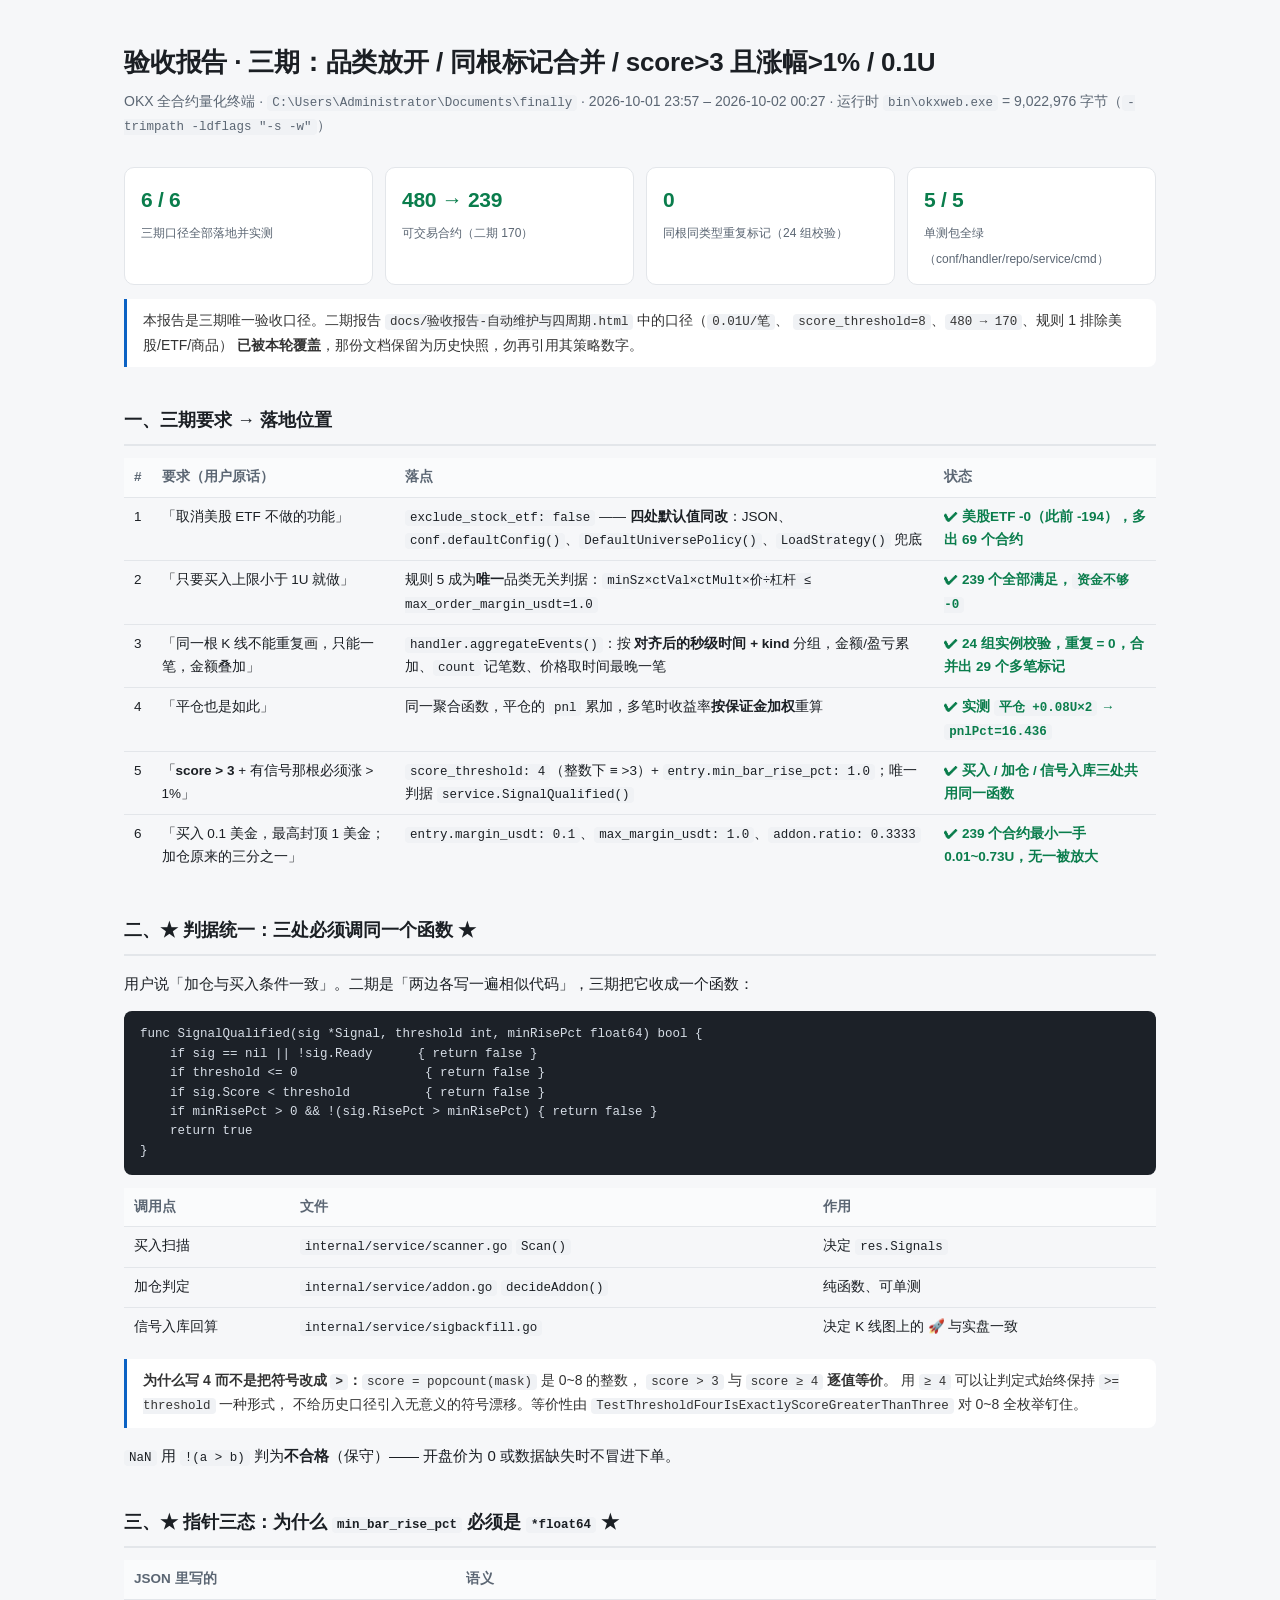
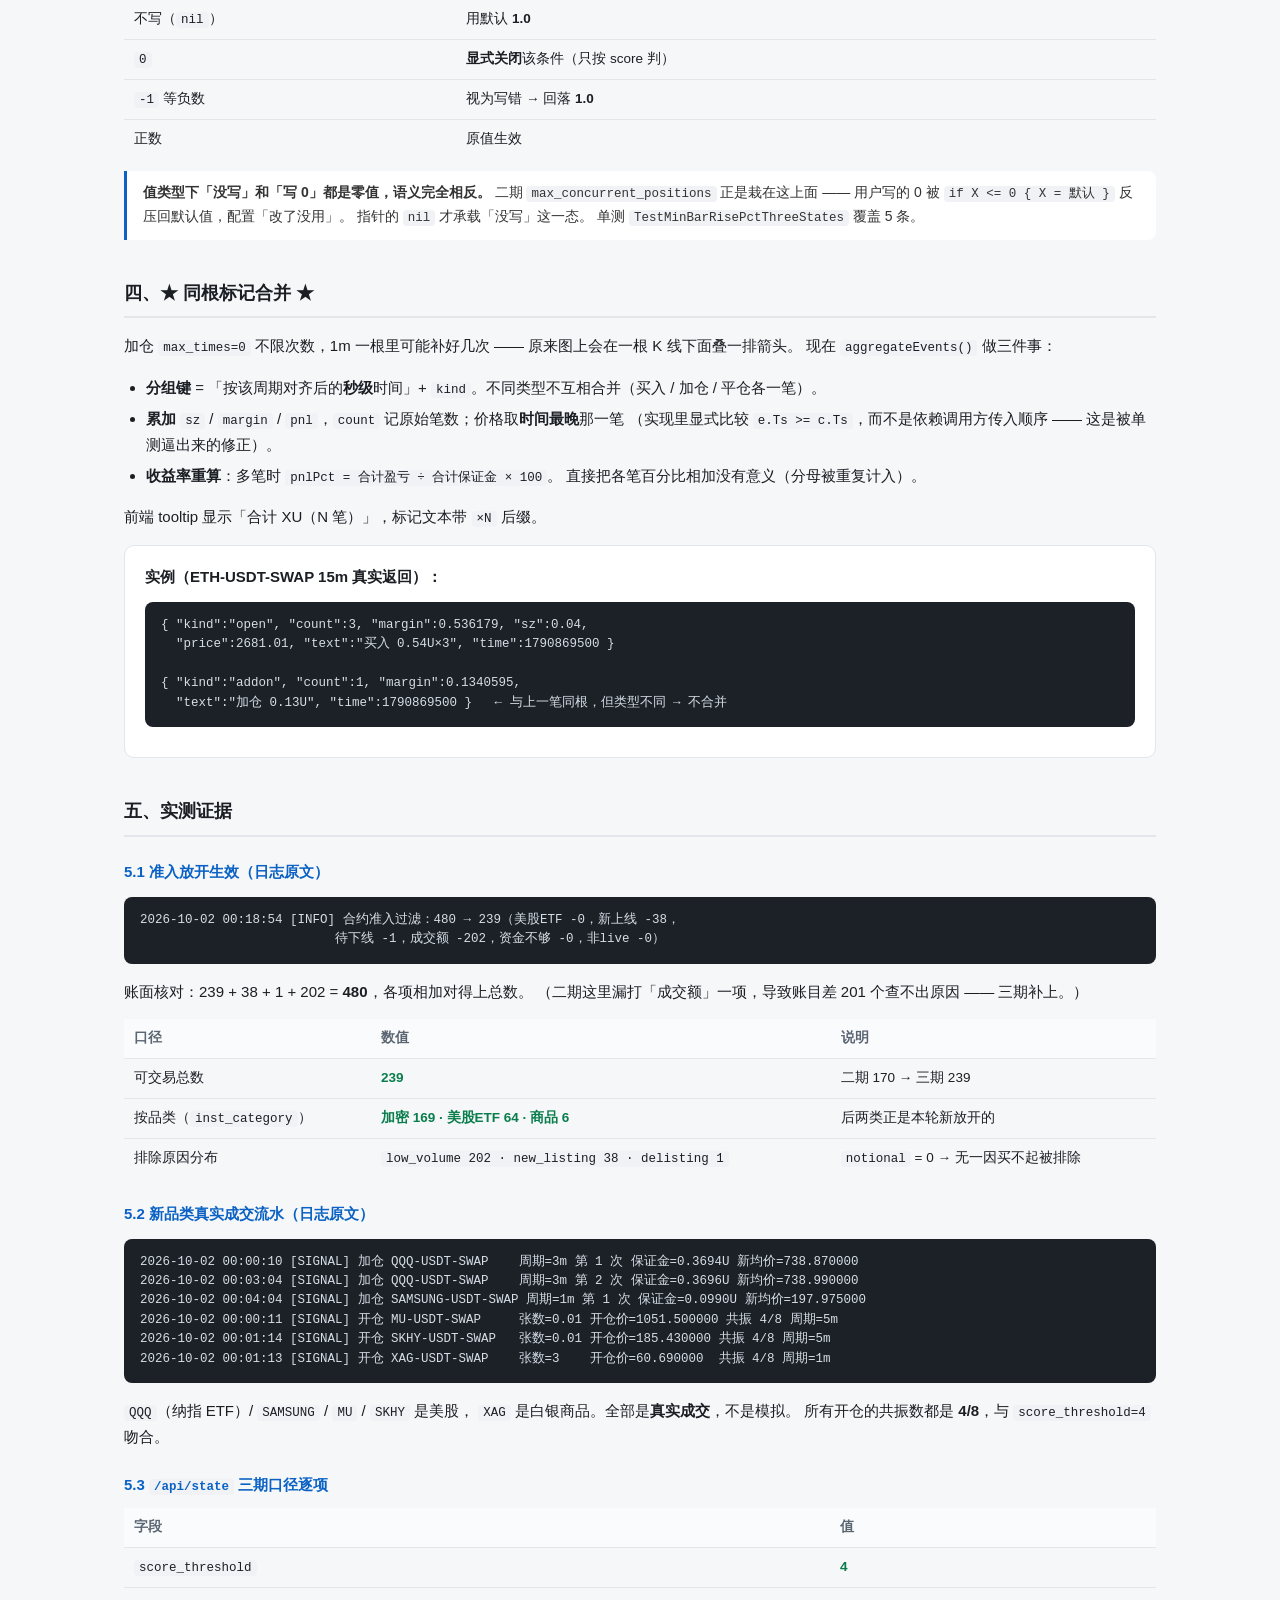
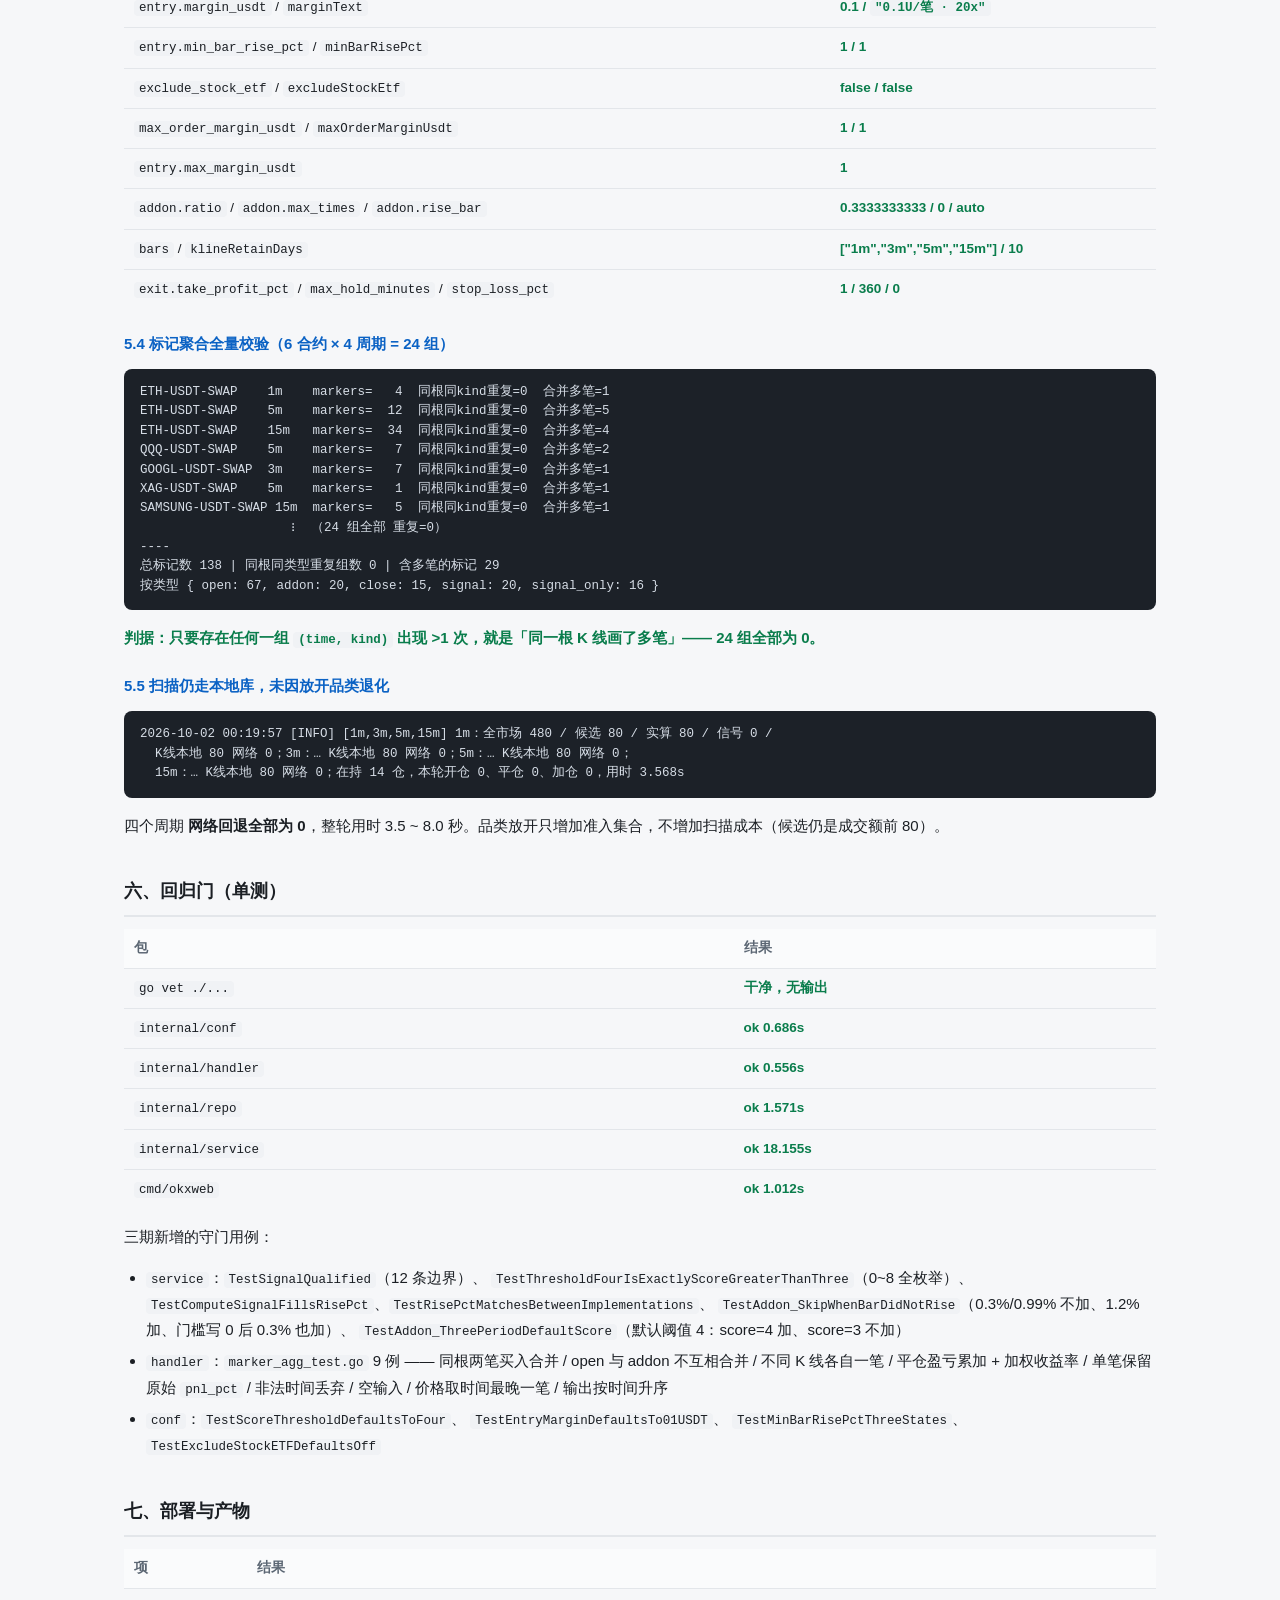
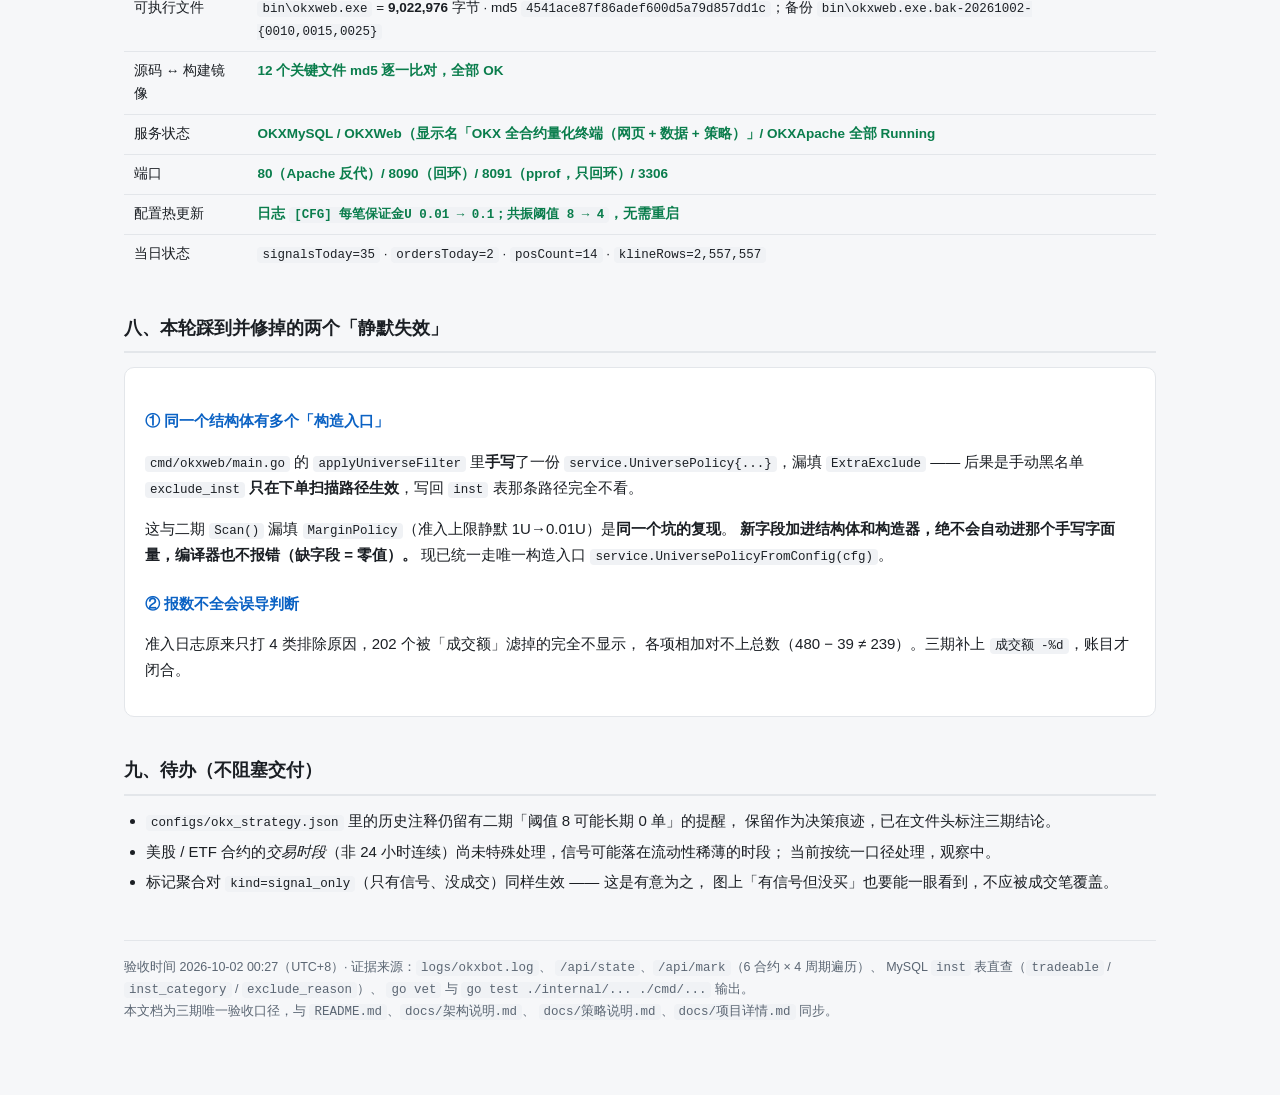
<file: docs/验收报告-三期口径调整.html>
<!DOCTYPE html>
<html lang="zh-CN">
<head>
<meta charset="UTF-8">
<meta name="viewport" content="width=device-width, initial-scale=1">
<title>验收报告 · 三期（品类放开 + 同根标记合并 + score&gt;3 且涨幅&gt;1% + 0.1U）2026-10-02</title>
<style>
  :root{
    --bg:#f6f7f9; --card:#fff; --ink:#1b1f24; --sub:#5b6673; --line:#e3e6ea;
    --ok:#0a7d4c; --warn:#a8620a; --bad:#b3261e; --accent:#0b62c4;
    --mono:ui-monospace,SFMono-Regular,Menlo,Consolas,"Liberation Mono",monospace;
  }
  *{box-sizing:border-box}
  body{margin:0;background:var(--bg);color:var(--ink);
       font:15px/1.7 -apple-system,BlinkMacSystemFont,"Segoe UI","Microsoft YaHei",sans-serif}
  .wrap{max-width:1080px;margin:0 auto;padding:40px 24px 72px}
  h1{font-size:26px;margin:0 0 6px;letter-spacing:-.2px}
  .lead{color:var(--sub);margin:0 0 28px;font-size:14px}
  h2{font-size:18px;margin:38px 0 12px;padding-bottom:8px;border-bottom:2px solid var(--line)}
  h3{font-size:15px;margin:22px 0 8px;color:var(--accent)}
  .card{background:var(--card);border:1px solid var(--line);border-radius:10px;padding:18px 20px;margin:14px 0}
  table{width:100%;border-collapse:collapse;font-size:13.5px;margin:10px 0}
  th,td{text-align:left;padding:8px 10px;border-bottom:1px solid var(--line);vertical-align:top}
  th{background:#fafbfc;font-weight:600;color:var(--sub);white-space:nowrap}
  tr:last-child td{border-bottom:none}
  code,pre{font-family:var(--mono);font-size:12.5px}
  code{background:#f0f2f5;padding:1px 5px;border-radius:4px}
  pre{background:#1c2128;color:#d6dde6;padding:14px 16px;border-radius:8px;overflow-x:auto;line-height:1.55}
  .grid{display:grid;grid-template-columns:repeat(auto-fit,minmax(190px,1fr));gap:12px;margin:14px 0}
  .kpi{background:var(--card);border:1px solid var(--line);border-radius:10px;padding:14px 16px}
  .kpi b{display:block;font-size:21px;letter-spacing:-.3px;margin-bottom:2px}
  .kpi span{font-size:12px;color:var(--sub)}
  .ok{color:var(--ok);font-weight:600}
  .warn{color:var(--warn);font-weight:600}
  .bad{color:var(--bad);font-weight:600}
  .pill{display:inline-block;font-size:11.5px;padding:1px 8px;border-radius:99px;
        border:1px solid currentColor;vertical-align:1px}
  ul{margin:8px 0;padding-left:22px}
  li{margin:5px 0}
  blockquote{margin:12px 0;padding:10px 16px;background:#fff;border-left:3px solid var(--accent);
             border-radius:0 8px 8px 0;color:#333;font-size:14px}
  .foot{margin-top:44px;padding-top:16px;border-top:1px solid var(--line);color:var(--sub);font-size:12.5px}
</style>
</head>
<body>
<div class="wrap">

  <h1>验收报告 · 三期：品类放开 / 同根标记合并 / score&gt;3 且涨幅&gt;1% / 0.1U</h1>
  <p class="lead">
    OKX 全合约量化终端 · <code>C:\Users\Administrator\Documents\finally</code> ·
    2026-10-01 23:57 – 2026-10-02 00:27 · 运行时 <code>bin\okxweb.exe</code> = 9,022,976 字节（<code>-trimpath -ldflags "-s -w"</code>）
  </p>

  <div class="grid">
    <div class="kpi"><b class="ok">6 / 6</b><span>三期口径全部落地并实测</span></div>
    <div class="kpi"><b class="ok">480 → 239</b><span>可交易合约（二期 170）</span></div>
    <div class="kpi"><b class="ok">0</b><span>同根同类型重复标记（24 组校验）</span></div>
    <div class="kpi"><b class="ok">5 / 5</b><span>单测包全绿（conf/handler/repo/service/cmd）</span></div>
  </div>

  <blockquote>
    本报告是三期唯一验收口径。二期报告
    <code>docs/验收报告-自动维护与四周期.html</code> 中的口径（<code>0.01U/笔</code>、
    <code>score_threshold=8</code>、<code>480 → 170</code>、规则 1 排除美股/ETF/商品）
    <b>已被本轮覆盖</b>，那份文档保留为历史快照，勿再引用其策略数字。
  </blockquote>

  <h2>一、三期要求 → 落地位置</h2>
  <table>
    <thead><tr><th>#</th><th>要求（用户原话）</th><th>落点</th><th>状态</th></tr></thead>
    <tbody>
      <tr><td>1</td><td>「取消美股 ETF 不做的功能」</td>
          <td><code>exclude_stock_etf: false</code> —— <b>四处默认值同改</b>：JSON、<code>conf.defaultConfig()</code>、<code>DefaultUniversePolicy()</code>、<code>LoadStrategy()</code> 兜底</td>
          <td class="ok">✔ 美股ETF -0（此前 -194），多出 69 个合约</td></tr>
      <tr><td>2</td><td>「只要买入上限小于 1U 就做」</td>
          <td>规则 5 成为<b>唯一</b>品类无关判据：<code>minSz×ctVal×ctMult×价÷杠杆 ≤ max_order_margin_usdt=1.0</code></td>
          <td class="ok">✔ 239 个全部满足，<code>资金不够 -0</code></td></tr>
      <tr><td>3</td><td>「同一根 K 线不能重复画，只能一笔，金额叠加」</td>
          <td><code>handler.aggregateEvents()</code>：按 <b>对齐后的秒级时间 + kind</b> 分组，金额/盈亏累加、<code>count</code> 记笔数、价格取时间最晚一笔</td>
          <td class="ok">✔ 24 组实例校验，重复 = 0，合并出 29 个多笔标记</td></tr>
      <tr><td>4</td><td>「平仓也是如此」</td>
          <td>同一聚合函数，平仓的 <code>pnl</code> 累加，多笔时收益率<b>按保证金加权</b>重算</td>
          <td class="ok">✔ 实测 <code>平仓 +0.08U×2</code> → <code>pnlPct=16.436</code></td></tr>
      <tr><td>5</td><td>「<b>score &gt; 3</b> + 有信号那根必须涨 &gt; 1%」</td>
          <td><code>score_threshold: 4</code>（整数下 ≡ &gt;3）+ <code>entry.min_bar_rise_pct: 1.0</code>；唯一判据 <code>service.SignalQualified()</code></td>
          <td class="ok">✔ 买入 / 加仓 / 信号入库三处共用同一函数</td></tr>
      <tr><td>6</td><td>「买入 0.1 美金，最高封顶 1 美金；加仓原来的三分之一」</td>
          <td><code>entry.margin_usdt: 0.1</code>、<code>max_margin_usdt: 1.0</code>、<code>addon.ratio: 0.3333</code></td>
          <td class="ok">✔ 239 个合约最小一手 0.01~0.73U，<b>无一被放大</b></td></tr>
    </tbody>
  </table>

  <h2>二、★ 判据统一：三处必须调同一个函数 ★</h2>
  <p>
    用户说「加仓与买入条件一致」。二期是「两边各写一遍相似代码」，三期把它收成一个函数：
  </p>
  <pre>func SignalQualified(sig *Signal, threshold int, minRisePct float64) bool {
    if sig == nil || !sig.Ready      { return false }
    if threshold &lt;= 0                 { return false }
    if sig.Score &lt; threshold          { return false }
    if minRisePct &gt; 0 &amp;&amp; !(sig.RisePct &gt; minRisePct) { return false }
    return true
}</pre>
  <table>
    <thead><tr><th>调用点</th><th>文件</th><th>作用</th></tr></thead>
    <tbody>
      <tr><td>买入扫描</td><td><code>internal/service/scanner.go</code> <code>Scan()</code></td><td>决定 <code>res.Signals</code></td></tr>
      <tr><td>加仓判定</td><td><code>internal/service/addon.go</code> <code>decideAddon()</code></td><td>纯函数、可单测</td></tr>
      <tr><td>信号入库回算</td><td><code>internal/service/sigbackfill.go</code></td><td>决定 K 线图上的 🚀 与实盘一致</td></tr>
    </tbody>
  </table>
  <blockquote>
    <b>为什么写 4 而不是把符号改成 <code>&gt;</code>：</b><code>score = popcount(mask)</code> 是 0~8 的整数，
    <code>score &gt; 3</code> 与 <code>score ≥ 4</code> <b>逐值等价</b>。
    用 <code>≥ 4</code> 可以让判定式始终保持 <code>&gt;= threshold</code> 一种形式，
    不给历史口径引入无意义的符号漂移。等价性由
    <code>TestThresholdFourIsExactlyScoreGreaterThanThree</code> 对 0~8 全枚举钉住。
  </blockquote>
  <p>
    <code>NaN</code> 用 <code>!(a &gt; b)</code> 判为<b>不合格</b>（保守）—— 开盘价为 0 或数据缺失时不冒进下单。
  </p>

  <h2>三、★ 指针三态：为什么 <code>min_bar_rise_pct</code> 必须是 <code>*float64</code> ★</h2>
  <table>
    <thead><tr><th>JSON 里写的</th><th>语义</th></tr></thead>
    <tbody>
      <tr><td>不写（<code>nil</code>）</td><td>用默认 <b>1.0</b></td></tr>
      <tr><td><code>0</code></td><td><b>显式关闭</b>该条件（只按 score 判）</td></tr>
      <tr><td><code>-1</code> 等负数</td><td>视为写错 → 回落 <b>1.0</b></td></tr>
      <tr><td>正数</td><td>原值生效</td></tr>
    </tbody>
  </table>
  <blockquote>
    <b>值类型下「没写」和「写 0」都是零值，语义完全相反。</b>
    二期 <code>max_concurrent_positions</code> 正是栽在这上面 —— 用户写的 0 被
    <code>if X &lt;= 0 { X = 默认 }</code> 反压回默认值，配置「改了没用」。
    指针的 <code>nil</code> 才承载「没写」这一态。
    单测 <code>TestMinBarRisePctThreeStates</code> 覆盖 5 条。
  </blockquote>

  <h2>四、★ 同根标记合并 ★</h2>
  <p>
    加仓 <code>max_times=0</code> 不限次数，1m 一根里可能补好几次 —— 原来图上会在一根 K 线下面叠一排箭头。
    现在 <code>aggregateEvents()</code> 做三件事：
  </p>
  <ul>
    <li><b>分组键</b> = 「按该周期对齐后的<b>秒级</b>时间」+ <code>kind</code>。不同类型不互相合并（买入 / 加仓 / 平仓各一笔）。</li>
    <li><b>累加</b> <code>sz</code> / <code>margin</code> / <code>pnl</code>，<code>count</code> 记原始笔数；价格取<b>时间最晚</b>那一笔
        （实现里显式比较 <code>e.Ts &gt;= c.Ts</code>，而不是依赖调用方传入顺序 —— 这是被单测逼出来的修正）。</li>
    <li><b>收益率重算</b>：多笔时 <code>pnlPct = 合计盈亏 ÷ 合计保证金 × 100</code>。
        直接把各笔百分比相加没有意义（分母被重复计入）。</li>
  </ul>
  <p>前端 tooltip 显示「合计 XU（N 笔）」，标记文本带 <code>×N</code> 后缀。</p>
  <div class="card">
    <b>实例（ETH-USDT-SWAP 15m 真实返回）：</b>
    <pre>{ "kind":"open", "count":3, "margin":0.536179, "sz":0.04,
  "price":2681.01, "text":"买入 0.54U×3", "time":1790869500 }

{ "kind":"addon", "count":1, "margin":0.1340595,
  "text":"加仓 0.13U", "time":1790869500 }   ← 与上一笔同根，但类型不同 → 不合并</pre>
  </div>

  <h2>五、实测证据</h2>

  <h3>5.1 准入放开生效（日志原文）</h3>
  <pre>2026-10-02 00:18:54 [INFO] 合约准入过滤：480 → 239（美股ETF -0，新上线 -38，
                          待下线 -1，成交额 -202，资金不够 -0，非live -0）</pre>
  <p>
    账面核对：239 + 38 + 1 + 202 = <b>480</b>，各项相加对得上总数。
    （二期这里漏打「成交额」一项，导致账目差 201 个查不出原因 —— 三期补上。）
  </p>
  <table>
    <thead><tr><th>口径</th><th>数值</th><th>说明</th></tr></thead>
    <tbody>
      <tr><td>可交易总数</td><td class="ok">239</td><td>二期 170 → 三期 239</td></tr>
      <tr><td>按品类（<code>inst_category</code>）</td><td class="ok">加密 169 · 美股ETF 64 · 商品 6</td><td>后两类正是本轮新放开的</td></tr>
      <tr><td>排除原因分布</td><td><code>low_volume 202 · new_listing 38 · delisting 1</code></td><td><code>notional</code> = 0 → 无一因买不起被排除</td></tr>
    </tbody>
  </table>

  <h3>5.2 新品类真实成交流水（日志原文）</h3>
  <pre>2026-10-02 00:00:10 [SIGNAL] 加仓 QQQ-USDT-SWAP    周期=3m 第 1 次 保证金=0.3694U 新均价=738.870000
2026-10-02 00:03:04 [SIGNAL] 加仓 QQQ-USDT-SWAP    周期=3m 第 2 次 保证金=0.3696U 新均价=738.990000
2026-10-02 00:04:04 [SIGNAL] 加仓 SAMSUNG-USDT-SWAP 周期=1m 第 1 次 保证金=0.0990U 新均价=197.975000
2026-10-02 00:00:11 [SIGNAL] 开仓 MU-USDT-SWAP     张数=0.01 开仓价=1051.500000 共振 4/8 周期=5m
2026-10-02 00:01:14 [SIGNAL] 开仓 SKHY-USDT-SWAP   张数=0.01 开仓价=185.430000 共振 4/8 周期=5m
2026-10-02 00:01:13 [SIGNAL] 开仓 XAG-USDT-SWAP    张数=3    开仓价=60.690000  共振 4/8 周期=1m</pre>
  <p>
    <code>QQQ</code>（纳指 ETF）/ <code>SAMSUNG</code> / <code>MU</code> / <code>SKHY</code> 是美股，
    <code>XAG</code> 是白银商品。全部是<b>真实成交</b>，不是模拟。
    所有开仓的共振数都是 <b>4/8</b>，与 <code>score_threshold=4</code> 吻合。
  </p>

  <h3>5.3 <code>/api/state</code> 三期口径逐项</h3>
  <table>
    <thead><tr><th>字段</th><th>值</th></tr></thead>
    <tbody>
      <tr><td><code>score_threshold</code></td><td class="ok">4</td></tr>
      <tr><td><code>entry.margin_usdt</code> / <code>marginText</code></td><td class="ok">0.1 / <code>"0.1U/笔 · 20x"</code></td></tr>
      <tr><td><code>entry.min_bar_rise_pct</code> / <code>minBarRisePct</code></td><td class="ok">1 / 1</td></tr>
      <tr><td><code>exclude_stock_etf</code> / <code>excludeStockEtf</code></td><td class="ok">false / false</td></tr>
      <tr><td><code>max_order_margin_usdt</code> / <code>maxOrderMarginUsdt</code></td><td class="ok">1 / 1</td></tr>
      <tr><td><code>entry.max_margin_usdt</code></td><td class="ok">1</td></tr>
      <tr><td><code>addon.ratio</code> / <code>addon.max_times</code> / <code>addon.rise_bar</code></td><td class="ok">0.3333333333 / 0 / auto</td></tr>
      <tr><td><code>bars</code> / <code>klineRetainDays</code></td><td class="ok">["1m","3m","5m","15m"] / 10</td></tr>
      <tr><td><code>exit.take_profit_pct</code> / <code>max_hold_minutes</code> / <code>stop_loss_pct</code></td><td class="ok">1 / 360 / 0</td></tr>
    </tbody>
  </table>

  <h3>5.4 标记聚合全量校验（6 合约 × 4 周期 = 24 组）</h3>
  <pre>ETH-USDT-SWAP    1m    markers=   4  同根同kind重复=0  合并多笔=1
ETH-USDT-SWAP    5m    markers=  12  同根同kind重复=0  合并多笔=5
ETH-USDT-SWAP    15m   markers=  34  同根同kind重复=0  合并多笔=4
QQQ-USDT-SWAP    5m    markers=   7  同根同kind重复=0  合并多笔=2
GOOGL-USDT-SWAP  3m    markers=   7  同根同kind重复=0  合并多笔=1
XAG-USDT-SWAP    5m    markers=   1  同根同kind重复=0  合并多笔=1
SAMSUNG-USDT-SWAP 15m  markers=   5  同根同kind重复=0  合并多笔=1
                    ⋮  （24 组全部 重复=0）
----
总标记数 138 | 同根同类型重复组数 0 | 含多笔的标记 29
按类型 { open: 67, addon: 20, close: 15, signal: 20, signal_only: 16 }</pre>
  <p class="ok">判据：只要存在任何一组 <code>(time, kind)</code> 出现 &gt;1 次，就是「同一根 K 线画了多笔」—— 24 组全部为 0。</p>

  <h3>5.5 扫描仍走本地库，未因放开品类退化</h3>
  <pre>2026-10-02 00:19:57 [INFO] [1m,3m,5m,15m] 1m：全市场 480 / 候选 80 / 实算 80 / 信号 0 /
  K线本地 80 网络 0；3m：… K线本地 80 网络 0；5m：… K线本地 80 网络 0；
  15m：… K线本地 80 网络 0；在持 14 仓，本轮开仓 0、平仓 0、加仓 0，用时 3.568s</pre>
  <p>四个周期 <b>网络回退全部为 0</b>，整轮用时 3.5 ~ 8.0 秒。品类放开只增加准入集合，不增加扫描成本（候选仍是成交额前 80）。</p>

  <h2>六、回归门（单测）</h2>
  <table>
    <thead><tr><th>包</th><th>结果</th></tr></thead>
    <tbody>
      <tr><td><code>go vet ./...</code></td><td class="ok">干净，无输出</td></tr>
      <tr><td><code>internal/conf</code></td><td class="ok">ok 0.686s</td></tr>
      <tr><td><code>internal/handler</code></td><td class="ok">ok 0.556s</td></tr>
      <tr><td><code>internal/repo</code></td><td class="ok">ok 1.571s</td></tr>
      <tr><td><code>internal/service</code></td><td class="ok">ok 18.155s</td></tr>
      <tr><td><code>cmd/okxweb</code></td><td class="ok">ok 1.012s</td></tr>
    </tbody>
  </table>
  <p>三期新增的守门用例：</p>
  <ul>
    <li><code>service</code>：<code>TestSignalQualified</code>（12 条边界）、
        <code>TestThresholdFourIsExactlyScoreGreaterThanThree</code>（0~8 全枚举）、
        <code>TestComputeSignalFillsRisePct</code>、<code>TestRisePctMatchesBetweenImplementations</code>、
        <code>TestAddon_SkipWhenBarDidNotRise</code>（0.3%/0.99% 不加、1.2% 加、门槛写 0 后 0.3% 也加）、
        <code>TestAddon_ThreePeriodDefaultScore</code>（默认阈值 4：score=4 加、score=3 不加）</li>
    <li><code>handler</code>：<code>marker_agg_test.go</code> 9 例 ——
        同根两笔买入合并 / open 与 addon 不互相合并 / 不同 K 线各自一笔 /
        平仓盈亏累加 + 加权收益率 / 单笔保留原始 <code>pnl_pct</code> /
        非法时间丢弃 / 空输入 / 价格取时间最晚一笔 / 输出按时间升序</li>
    <li><code>conf</code>：<code>TestScoreThresholdDefaultsToFour</code>、
        <code>TestEntryMarginDefaultsTo01USDT</code>、
        <code>TestMinBarRisePctThreeStates</code>、<code>TestExcludeStockETFDefaultsOff</code></li>
  </ul>

  <h2>七、部署与产物</h2>
  <table>
    <thead><tr><th>项</th><th>结果</th></tr></thead>
    <tbody>
      <tr><td>可执行文件</td><td><code>bin\okxweb.exe</code> = <b>9,022,976</b> 字节 · md5 <code>4541ace87f86adef600d5a79d857dd1c</code>；备份 <code>bin\okxweb.exe.bak-20261002-{0010,0015,0025}</code></td></tr>
      <tr><td>源码 ↔ 构建镜像</td><td class="ok">12 个关键文件 md5 逐一比对，全部 OK</td></tr>
      <tr><td>服务状态</td><td class="ok">OKXMySQL / OKXWeb（显示名「OKX 全合约量化终端（网页 + 数据 + 策略）」/ OKXApache 全部 Running</td></tr>
      <tr><td>端口</td><td class="ok">80（Apache 反代）/ 8090（回环）/ 8091（pprof，只回环）/ 3306</td></tr>
      <tr><td>配置热更新</td><td class="ok">日志 <code>[CFG] 每笔保证金U 0.01 → 0.1；共振阈值 8 → 4</code>，无需重启</td></tr>
      <tr><td>当日状态</td><td><code>signalsToday=35</code> · <code>ordersToday=2</code> · <code>posCount=14</code> · <code>klineRows=2,557,557</code></td></tr>
    </tbody>
  </table>

  <h2>八、本轮踩到并修掉的两个「静默失效」</h2>
  <div class="card">
    <h3>① 同一个结构体有多个「构造入口」</h3>
    <p>
      <code>cmd/okxweb/main.go</code> 的 <code>applyUniverseFilter</code> 里<b>手写</b>了一份
      <code>service.UniversePolicy{...}</code>，漏填 <code>ExtraExclude</code> ——
      后果是手动黑名单 <code>exclude_inst</code> <b>只在下单扫描路径生效</b>，写回 <code>inst</code> 表那条路径完全不看。
    </p>
    <p>
      这与二期 <code>Scan()</code> 漏填 <code>MarginPolicy</code>（准入上限静默 1U→0.01U）是<b>同一个坑的复现</b>。
      <b>新字段加进结构体和构造器，绝不会自动进那个手写字面量，编译器也不报错（缺字段 = 零值）。</b>
      现已统一走唯一构造入口 <code>service.UniversePolicyFromConfig(cfg)</code>。
    </p>
    <h3>② 报数不全会误导判断</h3>
    <p>
      准入日志原来只打 4 类排除原因，202 个被「成交额」滤掉的完全不显示，
      各项相加对不上总数（480 − 39 ≠ 239）。三期补上 <code>成交额 -%d</code>，账目才闭合。
    </p>
  </div>

  <h2>九、待办（不阻塞交付）</h2>
  <ul>
    <li><code>configs/okx_strategy.json</code> 里的历史注释仍留有二期「阈值 8 可能长期 0 单」的提醒，
        保留作为决策痕迹，已在文件头标注三期结论。</li>
    <li>美股 / ETF 合约的<i>交易时段</i>（非 24 小时连续）尚未特殊处理，信号可能落在流动性稀薄的时段；
        当前按统一口径处理，观察中。</li>
    <li>标记聚合对 <code>kind=signal_only</code>（只有信号、没成交）同样生效 —— 这是有意为之，
        图上「有信号但没买」也要能一眼看到，不应被成交笔覆盖。</li>
  </ul>

  <div class="foot">
    验收时间 2026-10-02 00:27（UTC+8）· 证据来源：<code>logs/okxbot.log</code>、
    <code>/api/state</code>、<code>/api/mark</code>（6 合约 × 4 周期遍历）、
    MySQL <code>inst</code> 表直查（<code>tradeable</code> / <code>inst_category</code> / <code>exclude_reason</code>）、
    <code>go vet</code> 与 <code>go test ./internal/... ./cmd/...</code> 输出。<br>
    本文档为三期唯一验收口径，与 <code>README.md</code>、<code>docs/架构说明.md</code>、
    <code>docs/策略说明.md</code>、<code>docs/项目详情.md</code> 同步。
  </div>

</div>
</body>
</html>
</file>
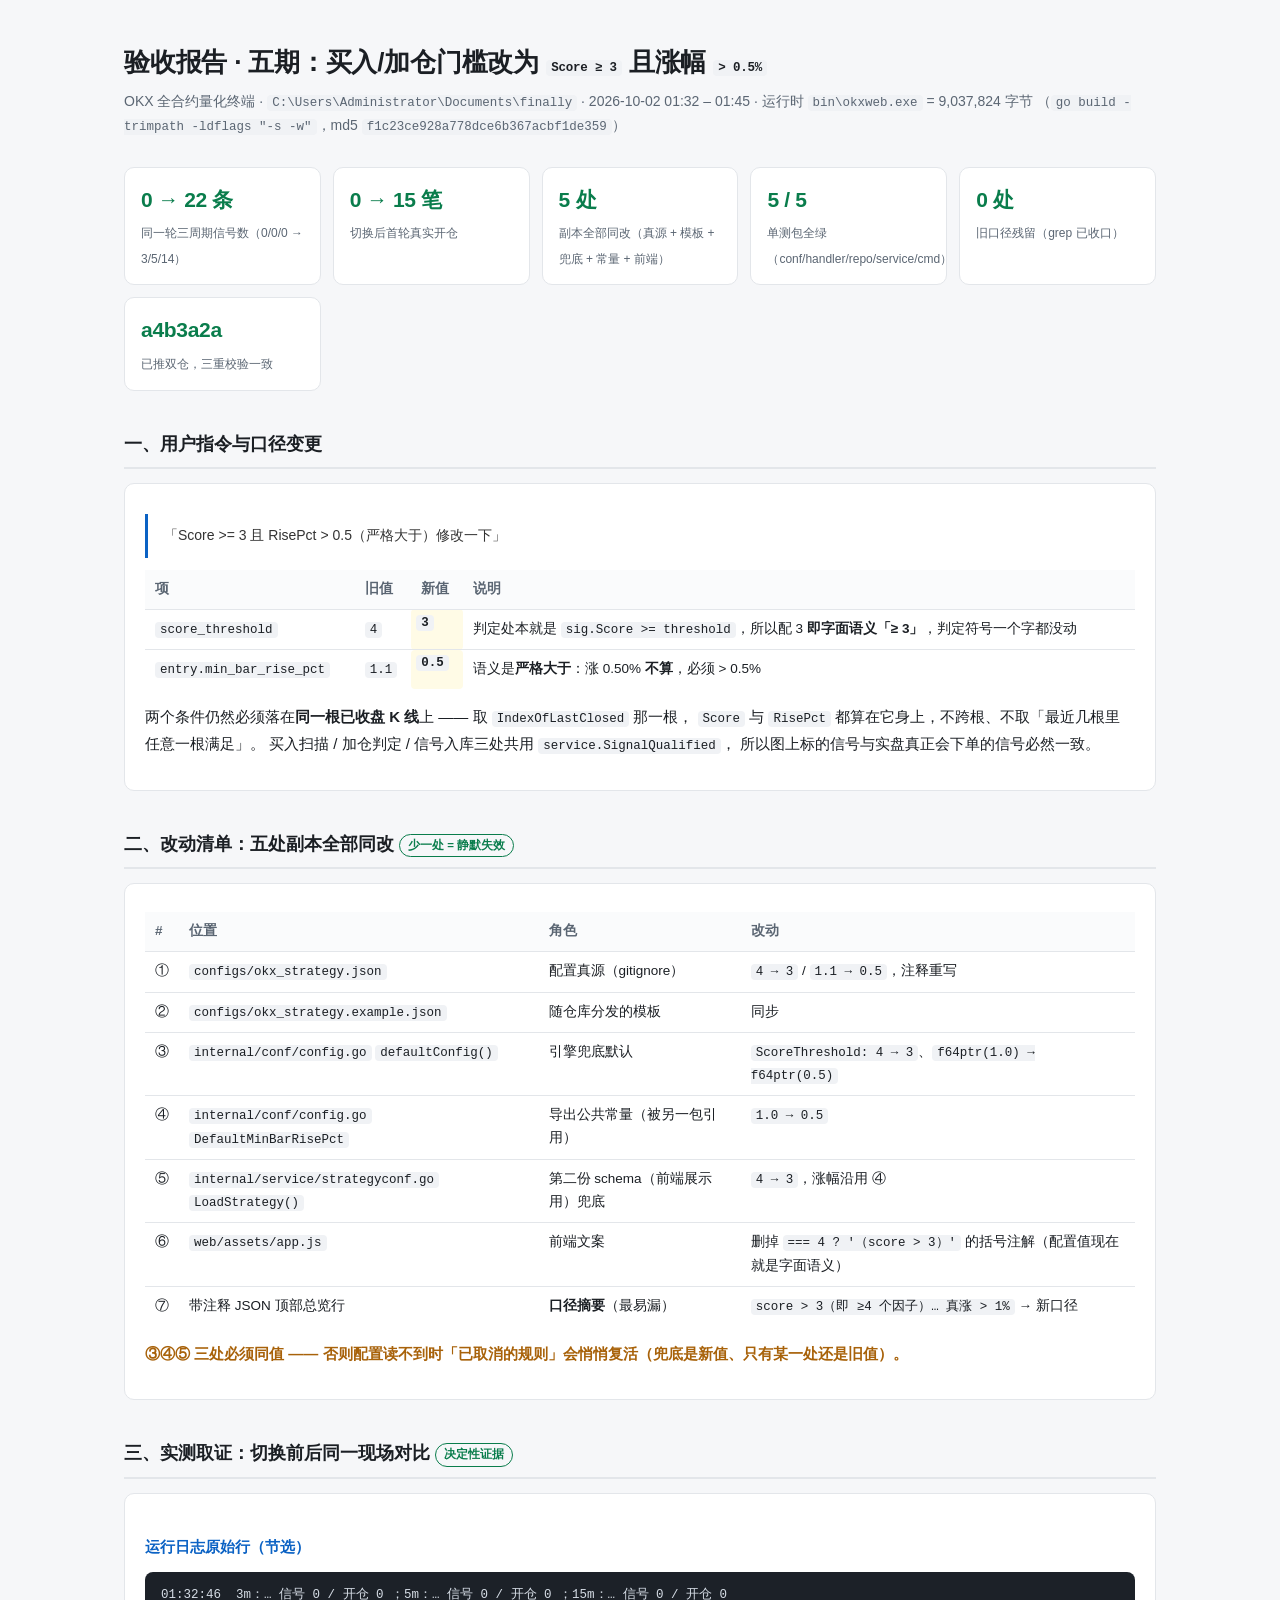
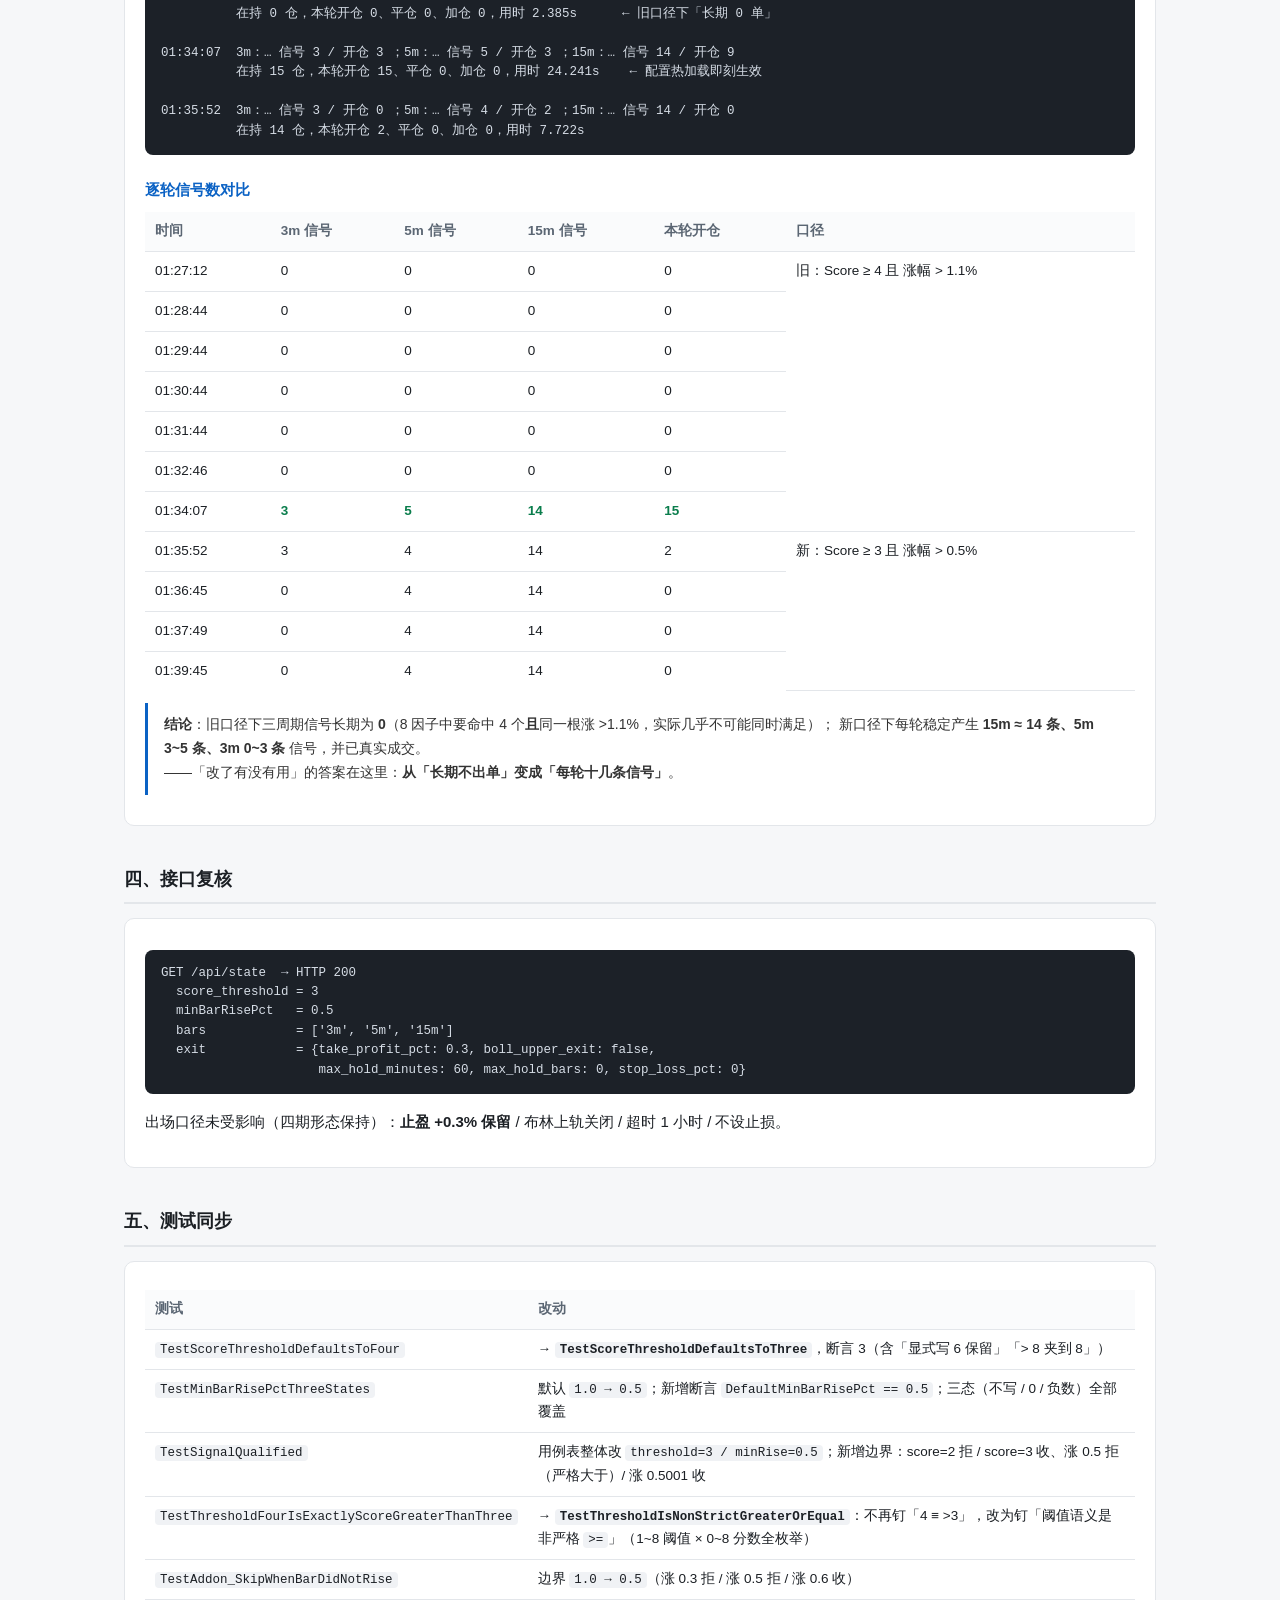
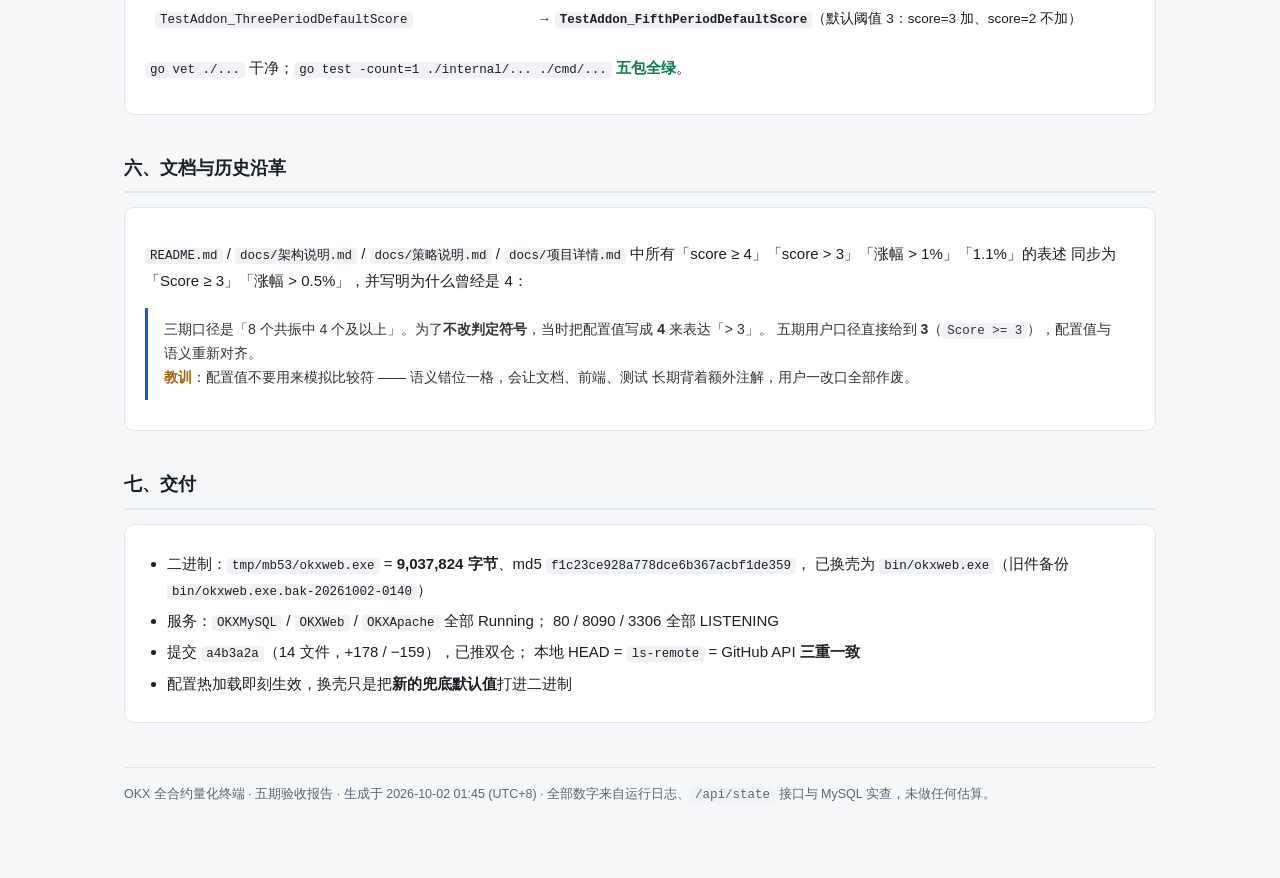
<file: docs/验收报告-五期.html>
<!DOCTYPE html>
<html lang="zh-CN">
<head>
<meta charset="UTF-8">
<meta name="viewport" content="width=device-width, initial-scale=1">
<title>验收报告 · 五期（买入门槛 Score ≥ 3 且涨幅 &gt; 0.5%）2026-10-02</title>
<style>
  :root{
    --bg:#f6f7f9; --card:#fff; --ink:#1b1f24; --sub:#5b6673; --line:#e3e6ea;
    --ok:#0a7d4c; --warn:#a8620a; --bad:#b3261e; --accent:#0b62c4;
    --mono:ui-monospace,SFMono-Regular,Menlo,Consolas,"Liberation Mono",monospace;
  }
  *{box-sizing:border-box}
  body{margin:0;background:var(--bg);color:var(--ink);
       font:15px/1.7 -apple-system,BlinkMacSystemFont,"Segoe UI","Microsoft YaHei",sans-serif}
  .wrap{max-width:1080px;margin:0 auto;padding:40px 24px 72px}
  h1{font-size:26px;margin:0 0 6px;letter-spacing:-.2px}
  .lead{color:var(--sub);margin:0 0 28px;font-size:14px}
  h2{font-size:18px;margin:38px 0 12px;padding-bottom:8px;border-bottom:2px solid var(--line)}
  h3{font-size:15px;margin:22px 0 8px;color:var(--accent)}
  .card{background:var(--card);border:1px solid var(--line);border-radius:10px;padding:18px 20px;margin:14px 0}
  table{width:100%;border-collapse:collapse;font-size:13.5px;margin:10px 0}
  th,td{text-align:left;padding:8px 10px;border-bottom:1px solid var(--line);vertical-align:top}
  th{background:#fafbfc;font-weight:600;color:var(--sub);white-space:nowrap}
  tr:last-child td{border-bottom:none}
  code,pre{font-family:var(--mono);font-size:12.5px}
  code{background:#f0f2f5;padding:1px 5px;border-radius:4px}
  pre{background:#1c2128;color:#d6dde6;padding:14px 16px;border-radius:8px;overflow-x:auto;line-height:1.55}
  .grid{display:grid;grid-template-columns:repeat(auto-fit,minmax(190px,1fr));gap:12px;margin:14px 0}
  .kpi{background:var(--card);border:1px solid var(--line);border-radius:10px;padding:14px 16px}
  .kpi b{display:block;font-size:21px;letter-spacing:-.3px;margin-bottom:2px}
  .kpi span{font-size:12px;color:var(--sub)}
  .ok{color:var(--ok);font-weight:600}
  .warn{color:var(--warn);font-weight:600}
  .bad{color:var(--bad);font-weight:600}
  .pill{display:inline-block;font-size:11.5px;padding:1px 8px;border-radius:99px;
        border:1px solid currentColor;vertical-align:1px}
  ul{margin:8px 0;padding-left:22px}
  li{margin:5px 0}
  blockquote{margin:12px 0;padding:10px 16px;background:#fff;border-left:3px solid var(--accent);
             border-radius:0 8px 8px 0;color:#333;font-size:14px}
  .foot{margin-top:44px;padding-top:16px;border-top:1px solid var(--line);color:var(--sub);font-size:12.5px}
  .hl{background:#fffbe6;padding:1px 5px;border-radius:4px;font-weight:600}
</style>
</head>
<body>
<div class="wrap">

  <h1>验收报告 · 五期：买入/加仓门槛改为 <code>Score ≥ 3</code> 且涨幅 <code>&gt; 0.5%</code></h1>
  <p class="lead">
    OKX 全合约量化终端 · <code>C:\Users\Administrator\Documents\finally</code> ·
    2026-10-02 01:32 – 01:45 · 运行时 <code>bin\okxweb.exe</code> = 9,037,824 字节
    （<code>go build -trimpath -ldflags "-s -w"</code>，md5 <code>f1c23ce928a778dce6b367acbf1de359</code>）
  </p>

  <div class="grid">
    <div class="kpi"><b class="ok">0 → 22 条</b><span>同一轮三周期信号数（0/0/0 → 3/5/14）</span></div>
    <div class="kpi"><b class="ok">0 → 15 笔</b><span>切换后首轮真实开仓</span></div>
    <div class="kpi"><b class="ok">5 处</b><span>副本全部同改（真源 + 模板 + 兜底 + 常量 + 前端）</span></div>
    <div class="kpi"><b class="ok">5 / 5</b><span>单测包全绿（conf/handler/repo/service/cmd）</span></div>
    <div class="kpi"><b class="ok">0 处</b><span>旧口径残留（grep 已收口）</span></div>
    <div class="kpi"><b class="ok">a4b3a2a</b><span>已推双仓，三重校验一致</span></div>
  </div>

  <h2>一、用户指令与口径变更</h2>

  <div class="card">
    <blockquote>「Score &gt;= 3 且 RisePct &gt; 0.5（严格大于）修改一下」</blockquote>

    <table>
      <tr><th>项</th><th>旧值</th><th>新值</th><th>说明</th></tr>
      <tr>
        <td><code>score_threshold</code></td>
        <td><code>4</code></td>
        <td class="hl"><code>3</code></td>
        <td>判定处本就是 <code>sig.Score &gt;= threshold</code>，所以配 3 <b>即字面语义「≥ 3」</b>，判定符号一个字都没动</td>
      </tr>
      <tr>
        <td><code>entry.min_bar_rise_pct</code></td>
        <td><code>1.1</code></td>
        <td class="hl"><code>0.5</code></td>
        <td>语义是<b>严格大于</b>：涨 0.50% <b>不算</b>，必须 &gt; 0.5%</td>
      </tr>
    </table>

    <p>
      两个条件仍然必须落在<b>同一根已收盘 K 线</b>上 —— 取 <code>IndexOfLastClosed</code> 那一根，
      <code>Score</code> 与 <code>RisePct</code> 都算在它身上，不跨根、不取「最近几根里任意一根满足」。
      买入扫描 / 加仓判定 / 信号入库三处共用 <code>service.SignalQualified</code>，
      所以图上标的信号与实盘真正会下单的信号必然一致。
    </p>
  </div>

  <h2>二、改动清单：五处副本全部同改 <span class="pill ok">少一处 = 静默失效</span></h2>

  <div class="card">
    <table>
      <tr><th>#</th><th>位置</th><th>角色</th><th>改动</th></tr>
      <tr><td>①</td><td><code>configs/okx_strategy.json</code></td><td>配置真源（gitignore）</td><td><code>4 → 3</code> / <code>1.1 → 0.5</code>，注释重写</td></tr>
      <tr><td>②</td><td><code>configs/okx_strategy.example.json</code></td><td>随仓库分发的模板</td><td>同步</td></tr>
      <tr><td>③</td><td><code>internal/conf/config.go</code> <code>defaultConfig()</code></td><td>引擎兜底默认</td><td><code>ScoreThreshold: 4 → 3</code>、<code>f64ptr(1.0) → f64ptr(0.5)</code></td></tr>
      <tr><td>④</td><td><code>internal/conf/config.go</code> <code>DefaultMinBarRisePct</code></td><td>导出公共常量（被另一包引用）</td><td><code>1.0 → 0.5</code></td></tr>
      <tr><td>⑤</td><td><code>internal/service/strategyconf.go</code> <code>LoadStrategy()</code></td><td>第二份 schema（前端展示用）兜底</td><td><code>4 → 3</code>，涨幅沿用 ④</td></tr>
      <tr><td>⑥</td><td><code>web/assets/app.js</code></td><td>前端文案</td><td>删掉 <code>=== 4 ? '（score &gt; 3）'</code> 的括号注解（配置值现在就是字面语义）</td></tr>
      <tr><td>⑦</td><td>带注释 JSON 顶部总览行</td><td><b>口径摘要</b>（最易漏）</td><td><code>score &gt; 3（即 ≥4 个因子）… 真涨 &gt; 1%</code> → 新口径</td></tr>
    </table>

    <p class="warn">
      ③④⑤ 三处必须同值 —— 否则配置读不到时「已取消的规则」会悄悄复活（兜底是新值、只有某一处还是旧值）。
    </p>
  </div>

  <h2>三、实测取证：切换前后同一现场对比 <span class="pill ok">决定性证据</span></h2>

  <div class="card">
    <h3>运行日志原始行（节选）</h3>
    <pre>01:32:46  3m：… 信号 0 / 开仓 0 ；5m：… 信号 0 / 开仓 0 ；15m：… 信号 0 / 开仓 0
          在持 0 仓，本轮开仓 0、平仓 0、加仓 0，用时 2.385s      ← 旧口径下「长期 0 单」

01:34:07  3m：… 信号 3 / 开仓 3 ；5m：… 信号 5 / 开仓 3 ；15m：… 信号 14 / 开仓 9
          在持 15 仓，本轮开仓 15、平仓 0、加仓 0，用时 24.241s    ← 配置热加载即刻生效

01:35:52  3m：… 信号 3 / 开仓 0 ；5m：… 信号 4 / 开仓 2 ；15m：… 信号 14 / 开仓 0
          在持 14 仓，本轮开仓 2、平仓 0、加仓 0，用时 7.722s</pre>

    <h3>逐轮信号数对比</h3>
    <table>
      <tr><th>时间</th><th>3m 信号</th><th>5m 信号</th><th>15m 信号</th><th>本轮开仓</th><th>口径</th></tr>
      <tr><td>01:27:12</td><td>0</td><td>0</td><td>0</td><td>0</td><td rowspan="7">旧：Score ≥ 4 且 涨幅 &gt; 1.1%</td></tr>
      <tr><td>01:28:44</td><td>0</td><td>0</td><td>0</td><td>0</td></tr>
      <tr><td>01:29:44</td><td>0</td><td>0</td><td>0</td><td>0</td></tr>
      <tr><td>01:30:44</td><td>0</td><td>0</td><td>0</td><td>0</td></tr>
      <tr><td>01:31:44</td><td>0</td><td>0</td><td>0</td><td>0</td></tr>
      <tr><td>01:32:46</td><td>0</td><td>0</td><td>0</td><td>0</td></tr>
      <tr><td>01:34:07</td><td class="ok">3</td><td class="ok">5</td><td class="ok">14</td><td class="ok">15</td></tr>
      <tr><td>01:35:52</td><td>3</td><td>4</td><td>14</td><td>2</td><td rowspan="4">新：Score ≥ 3 且 涨幅 &gt; 0.5%</td></tr>
      <tr><td>01:36:45</td><td>0</td><td>4</td><td>14</td><td>0</td></tr>
      <tr><td>01:37:49</td><td>0</td><td>4</td><td>14</td><td>0</td></tr>
      <tr><td>01:39:45</td><td>0</td><td>4</td><td>14</td><td>0</td></tr>
    </table>

    <blockquote>
      <b>结论</b>：旧口径下三周期信号长期为 <b>0</b>（8 因子中要命中 4 个<b>且</b>同一根涨 &gt;1.1%，实际几乎不可能同时满足）；
      新口径下每轮稳定产生 <b>15m ≈ 14 条、5m 3~5 条、3m 0~3 条</b> 信号，并已真实成交。<br>
      ——「改了有没有用」的答案在这里：<b>从「长期不出单」变成「每轮十几条信号」</b>。
    </blockquote>
  </div>

  <h2>四、接口复核</h2>

  <div class="card">
    <pre>GET /api/state  → HTTP 200
  score_threshold = 3
  minBarRisePct   = 0.5
  bars            = ['3m', '5m', '15m']
  exit            = {take_profit_pct: 0.3, boll_upper_exit: false,
                     max_hold_minutes: 60, max_hold_bars: 0, stop_loss_pct: 0}</pre>
    <p>出场口径未受影响（四期形态保持）：<b>止盈 +0.3% 保留</b> / 布林上轨关闭 / 超时 1 小时 / 不设止损。</p>
  </div>

  <h2>五、测试同步</h2>

  <div class="card">
    <table>
      <tr><th>测试</th><th>改动</th></tr>
      <tr>
        <td><code>TestScoreThresholdDefaultsToFour</code></td>
        <td>→ <b><code>TestScoreThresholdDefaultsToThree</code></b>，断言 3（含「显式写 6 保留」「&gt; 8 夹到 8」）</td>
      </tr>
      <tr>
        <td><code>TestMinBarRisePctThreeStates</code></td>
        <td>默认 <code>1.0 → 0.5</code>；新增断言 <code>DefaultMinBarRisePct == 0.5</code>；三态（不写 / 0 / 负数）全部覆盖</td>
      </tr>
      <tr>
        <td><code>TestSignalQualified</code></td>
        <td>用例表整体改 <code>threshold=3 / minRise=0.5</code>；新增边界：score=2 拒 / score=3 收、涨 0.5 拒（严格大于）/ 涨 0.5001 收</td>
      </tr>
      <tr>
        <td><code>TestThresholdFourIsExactlyScoreGreaterThanThree</code></td>
        <td>→ <b><code>TestThresholdIsNonStrictGreaterOrEqual</code></b>：不再钉「4 ≡ &gt;3」，改为钉「阈值语义是非严格 <code>&gt;=</code>」（1~8 阈值 × 0~8 分数全枚举）</td>
      </tr>
      <tr>
        <td><code>TestAddon_SkipWhenBarDidNotRise</code></td>
        <td>边界 <code>1.0 → 0.5</code>（涨 0.3 拒 / 涨 0.5 拒 / 涨 0.6 收）</td>
      </tr>
      <tr>
        <td><code>TestAddon_ThreePeriodDefaultScore</code></td>
        <td>→ <b><code>TestAddon_FifthPeriodDefaultScore</code></b>（默认阈值 3：score=3 加、score=2 不加）</td>
      </tr>
    </table>
    <p><code>go vet ./...</code> 干净；<code>go test -count=1 ./internal/... ./cmd/...</code> <b class="ok">五包全绿</b>。</p>
  </div>

  <h2>六、文档与历史沿革</h2>

  <div class="card">
    <p>
      <code>README.md</code> / <code>docs/架构说明.md</code> / <code>docs/策略说明.md</code> /
      <code>docs/项目详情.md</code> 中所有「score ≥ 4」「score &gt; 3」「涨幅 &gt; 1%」「1.1%」的表述
      同步为「Score ≥ 3」「涨幅 &gt; 0.5%」，并写明为什么曾经是 4：
    </p>
    <blockquote>
      三期口径是「8 个共振中 4 个及以上」。为了<b>不改判定符号</b>，当时把配置值写成 <b>4</b> 来表达「&gt; 3」。
      五期用户口径直接给到 <b>3</b>（<code>Score &gt;= 3</code>），配置值与语义重新对齐。<br>
      <span class="warn">教训</span>：配置值不要用来模拟比较符 —— 语义错位一格，会让文档、前端、测试
      长期背着额外注解，用户一改口全部作废。
    </blockquote>
  </div>

  <h2>七、交付</h2>

  <div class="card">
    <ul>
      <li>二进制：<code>tmp/mb53/okxweb.exe</code> = <b>9,037,824 字节</b>、md5 <code>f1c23ce928a778dce6b367acbf1de359</code>，
          已换壳为 <code>bin/okxweb.exe</code>（旧件备份 <code>bin/okxweb.exe.bak-20261002-0140</code>）</li>
      <li>服务：<code>OKXMySQL</code> / <code>OKXWeb</code> / <code>OKXApache</code> 全部 Running；
          80 / 8090 / 3306 全部 LISTENING</li>
      <li>提交 <code>a4b3a2a</code>（14 文件，+178 / −159），已推双仓；
          本地 HEAD = <code>ls-remote</code> = GitHub API <b>三重一致</b></li>
      <li>配置热加载即刻生效，换壳只是把<b>新的兜底默认值</b>打进二进制</li>
    </ul>
  </div>

  <div class="foot">
    OKX 全合约量化终端 · 五期验收报告 · 生成于 2026-10-02 01:45 (UTC+8) ·
    全部数字来自运行日志、<code>/api/state</code> 接口与 MySQL 实查，未做任何估算。
  </div>

</div>
</body>
</html>
</file>
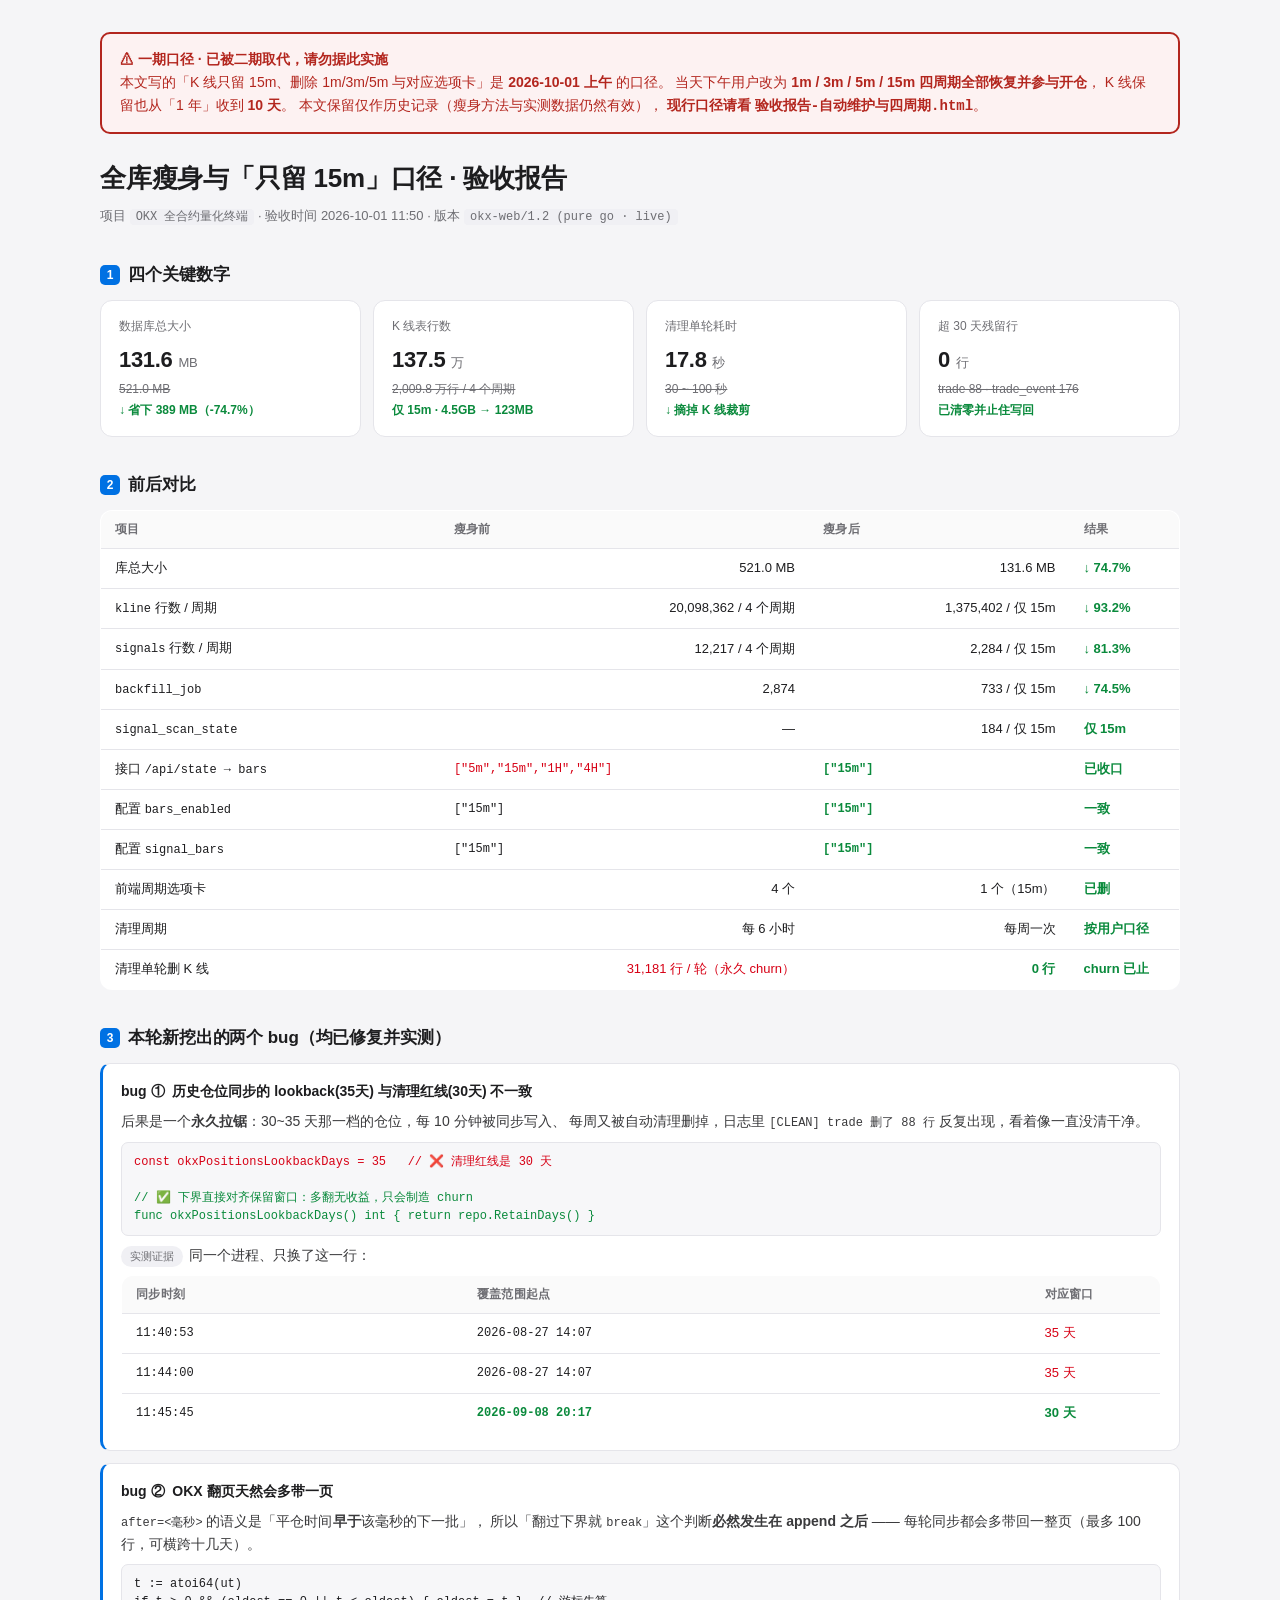
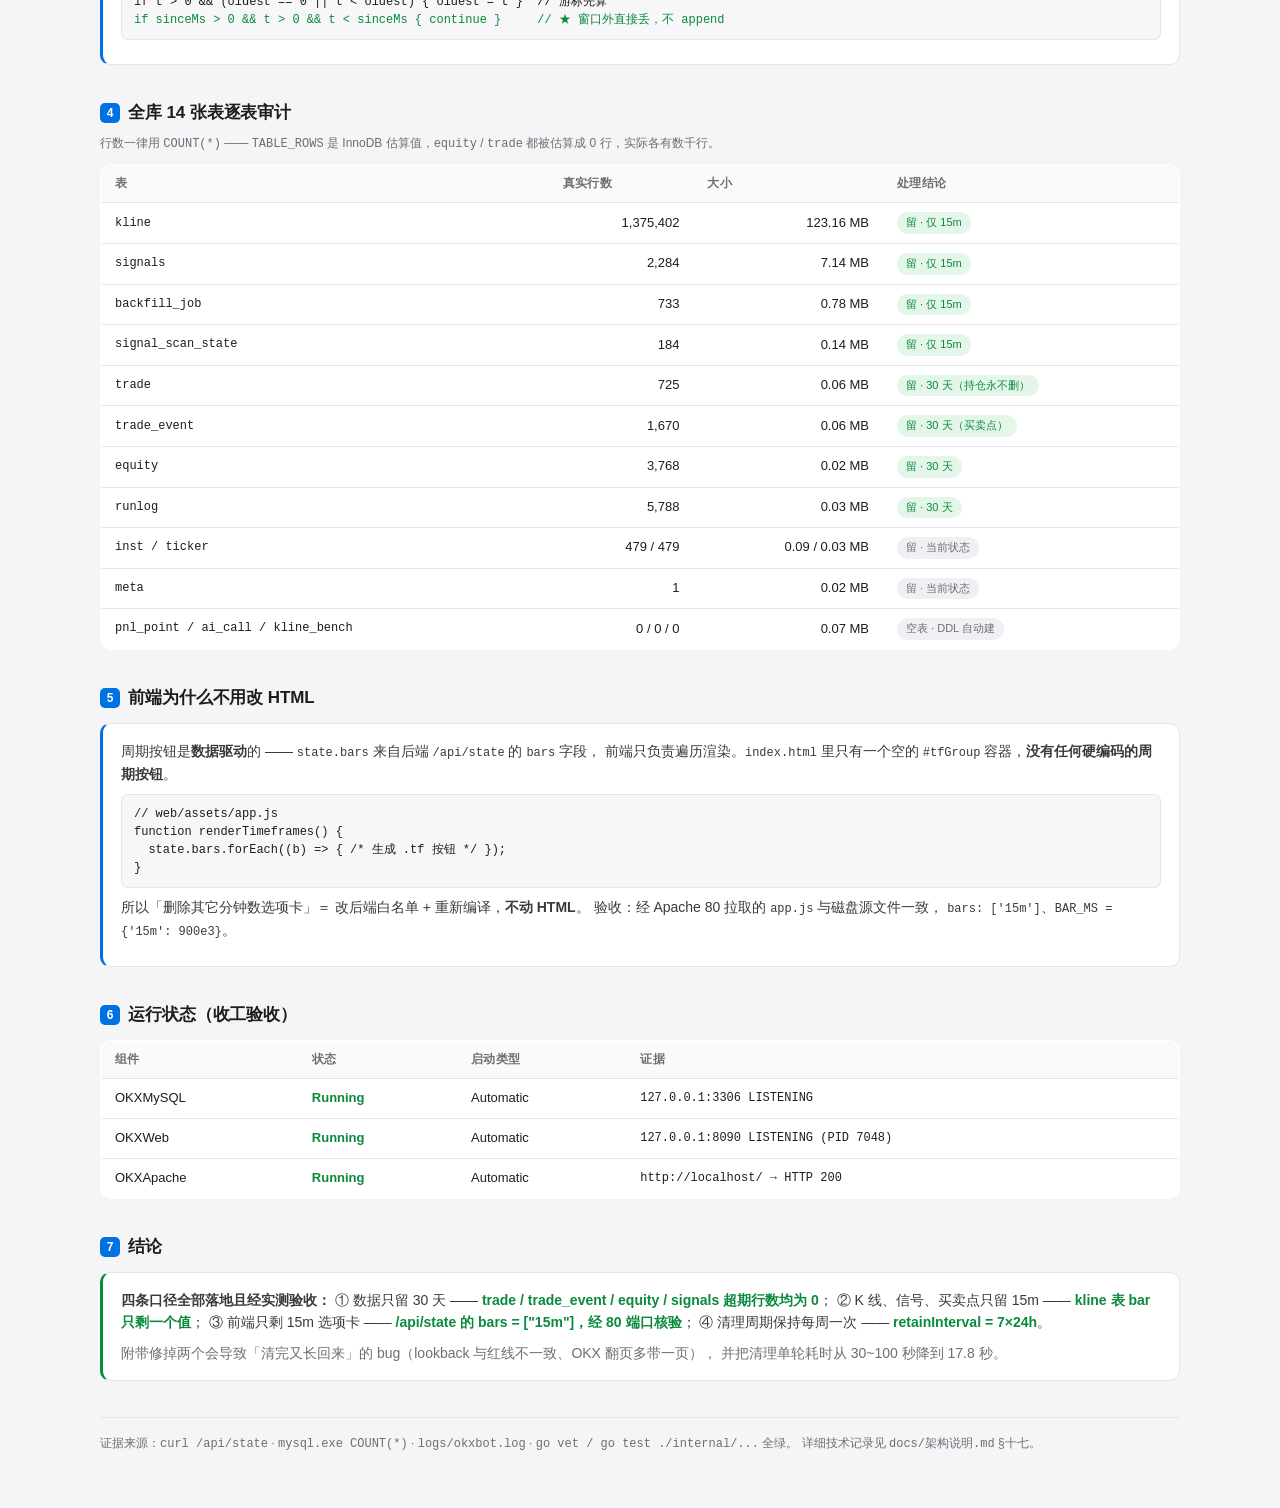
<file: docs/验收报告-全库瘦身与15m口径.html>
<!DOCTYPE html>
<html lang="zh-CN">
<head>
<meta charset="utf-8">
<meta name="viewport" content="width=device-width,initial-scale=1">
<title>验收报告 · 全库瘦身与「只留 15m」口径</title>
<style>
  :root{
    --bg:#f5f5f7; --card:#ffffff; --line:#e5e5ea; --ink:#1d1d1f;
    --sub:#6e6e73; --up:#d70015; --down:#0a8a3c; --accent:#0071e3;
    --chip:#f0f0f4;
  }
  *{box-sizing:border-box}
  body{margin:0;background:var(--bg);color:var(--ink);
    font:14px/1.6 -apple-system,"SF Pro Text","PingFang SC","Microsoft YaHei",sans-serif;
    -webkit-font-smoothing:antialiased;padding:32px 20px 64px}
  .wrap{max-width:1080px;margin:0 auto}
  h1{font-size:26px;font-weight:600;margin:0 0 6px;letter-spacing:-.2px}
  .meta{color:var(--sub);font-size:13px;margin-bottom:28px}
  .meta code{background:var(--chip);padding:1px 6px;border-radius:4px;font-size:12px}
  h2{font-size:17px;font-weight:600;margin:34px 0 12px;letter-spacing:-.1px}
  h2 .n{display:inline-block;width:20px;height:20px;line-height:20px;text-align:center;
    background:var(--accent);color:#fff;border-radius:5px;font-size:12px;margin-right:8px;
    vertical-align:1px;font-weight:600}
  .cards{display:grid;grid-template-columns:repeat(auto-fit,minmax(180px,1fr));gap:12px}
  .kpi{background:var(--card);border:1px solid var(--line);border-radius:12px;padding:16px 18px}
  .kpi .lbl{color:var(--sub);font-size:12px;margin-bottom:6px}
  .kpi .val{font-size:22px;font-weight:600;letter-spacing:-.3px}
  .kpi .val small{font-size:13px;font-weight:400;color:var(--sub)}
  .kpi .old{color:var(--sub);font-size:12px;text-decoration:line-through;margin-top:2px}
  .kpi .new{color:var(--down);font-size:12px;font-weight:600;margin-top:2px}
  table{width:100%;border-collapse:collapse;background:var(--card);
    border:1px solid var(--line);border-radius:12px;overflow:hidden;font-size:13px}
  th,td{padding:9px 14px;text-align:left;border-bottom:1px solid var(--line)}
  th{background:#fafafa;font-weight:600;font-size:12px;color:var(--sub);
    text-transform:uppercase;letter-spacing:.3px}
  tr:last-child td{border-bottom:none}
  td.num{text-align:right;font-variant-numeric:tabular-nums}
  .good{color:var(--down);font-weight:600}
  .bad{color:var(--up)}
  .mono{font-family:"SF Mono",Consolas,Monaco,monospace;font-size:12px}
  .fix{background:var(--card);border:1px solid var(--line);border-left:3px solid var(--accent);
    border-radius:10px;padding:16px 18px;margin-bottom:12px}
  .fix h3{margin:0 0 8px;font-size:14px;font-weight:600}
  .fix p{margin:0 0 8px;color:#3a3a3c}
  .fix pre{background:#f7f7f9;border:1px solid var(--line);border-radius:7px;
    padding:10px 12px;overflow-x:auto;margin:8px 0;font-size:12px;line-height:1.5}
  .fix .bad-line{color:var(--up)}
  .fix .ok-line{color:var(--down)}
  .tag{display:inline-block;background:var(--chip);color:var(--sub);border-radius:999px;
    padding:2px 9px;font-size:11px;margin-right:6px}
  .tag.ok{background:#e3f6e9;color:var(--down)}
  .tag.no{background:#fdeaea;color:var(--up)}
  .foot{margin-top:36px;padding-top:16px;border-top:1px solid var(--line);
    color:var(--sub);font-size:12px}
  .cmd{background:#1d1d1f;color:#e8e8ed;border-radius:8px;padding:11px 14px;
    font-family:"SF Mono",Consolas,monospace;font-size:12px;overflow-x:auto;line-height:1.7}
</style>
</head>
<body>
<div class="wrap">

  <div style="border:2px solid #b3261e;background:#fdf2f2;color:#b3261e;border-radius:10px;
              padding:14px 18px;margin:0 0 24px;font-size:14px;line-height:1.65">
    <b>⚠ 一期口径 · 已被二期取代，请勿据此实施</b><br>
    本文写的「K 线只留 15m、删除 1m/3m/5m 与对应选项卡」是 <b>2026-10-01 上午</b> 的口径。
    当天下午用户改为 <b>1m / 3m / 5m / 15m 四周期全部恢复并参与开仓</b>，
    K 线保留也从「1 年」收到 <b>10 天</b>。
    本文保留仅作历史记录（瘦身方法与实测数据仍然有效），
    <b>现行口径请看 <code>验收报告-自动维护与四周期.html</code></b>。
  </div>

  <h1>全库瘦身与「只留 15m」口径 · 验收报告</h1>
  <div class="meta">
    项目 <code>OKX 全合约量化终端</code> ·
    验收时间 2026-10-01 11:50 · 版本 <code>okx-web/1.2 (pure go · live)</code>
  </div>

  <h2><span class="n">1</span>四个关键数字</h2>
  <div class="cards">
    <div class="kpi">
      <div class="lbl">数据库总大小</div>
      <div class="val">131.6 <small>MB</small></div>
      <div class="old">521.0 MB</div>
      <div class="new">↓ 省下 389 MB（-74.7%）</div>
    </div>
    <div class="kpi">
      <div class="lbl">K 线表行数</div>
      <div class="val">137.5 <small>万</small></div>
      <div class="old">2,009.8 万行 / 4 个周期</div>
      <div class="new">仅 15m · 4.5GB → 123MB</div>
    </div>
    <div class="kpi">
      <div class="lbl">清理单轮耗时</div>
      <div class="val">17.8 <small>秒</small></div>
      <div class="old">30 ~ 100 秒</div>
      <div class="new">↓ 摘掉 K 线裁剪</div>
    </div>
    <div class="kpi">
      <div class="lbl">超 30 天残留行</div>
      <div class="val">0 <small>行</small></div>
      <div class="old">trade 88 · trade_event 176</div>
      <div class="new">已清零并止住写回</div>
    </div>
  </div>

  <h2><span class="n">2</span>前后对比</h2>
  <table>
    <thead><tr><th>项目</th><th>瘦身前</th><th>瘦身后</th><th style="width:110px">结果</th></tr></thead>
    <tbody>
      <tr><td>库总大小</td><td class="num">521.0 MB</td><td class="num">131.6 MB</td><td class="good">↓ 74.7%</td></tr>
      <tr><td><span class="mono">kline</span> 行数 / 周期</td>
          <td class="num">20,098,362 / 4 个周期</td>
          <td class="num">1,375,402 / 仅 15m</td><td class="good">↓ 93.2%</td></tr>
      <tr><td><span class="mono">signals</span> 行数 / 周期</td>
          <td class="num">12,217 / 4 个周期</td>
          <td class="num">2,284 / 仅 15m</td><td class="good">↓ 81.3%</td></tr>
      <tr><td><span class="mono">backfill_job</span></td>
          <td class="num">2,874</td><td class="num">733 / 仅 15m</td><td class="good">↓ 74.5%</td></tr>
      <tr><td><span class="mono">signal_scan_state</span></td>
          <td class="num">—</td><td class="num">184 / 仅 15m</td><td class="good">仅 15m</td></tr>
      <tr><td>接口 <span class="mono">/api/state → bars</span></td>
          <td class="mono bad">["5m","15m","1H","4H"]</td>
          <td class="mono good">["15m"]</td><td class="good">已收口</td></tr>
      <tr><td>配置 <span class="mono">bars_enabled</span></td>
          <td class="mono">["15m"]</td><td class="mono good">["15m"]</td><td class="good">一致</td></tr>
      <tr><td>配置 <span class="mono">signal_bars</span></td>
          <td class="mono">["15m"]</td><td class="mono good">["15m"]</td><td class="good">一致</td></tr>
      <tr><td>前端周期选项卡</td><td class="num">4 个</td><td class="num">1 个（15m）</td><td class="good">已删</td></tr>
      <tr><td>清理周期</td><td class="num">每 6 小时</td><td class="num">每周一次</td><td class="good">按用户口径</td></tr>
      <tr><td>清理单轮删 K 线</td>
          <td class="num bad">31,181 行 / 轮（永久 churn）</td>
          <td class="num good">0 行</td><td class="good">churn 已止</td></tr>
    </tbody>
  </table>

  <h2><span class="n">3</span>本轮新挖出的两个 bug（均已修复并实测）</h2>

  <div class="fix">
    <h3>bug ①&nbsp; 历史仓位同步的 lookback(35天) 与清理红线(30天) 不一致</h3>
    <p>后果是一个<b>永久拉锯</b>：30~35 天那一档的仓位，每 10 分钟被同步写入、
       每周又被自动清理删掉，日志里 <span class="mono">[CLEAN] trade 删了 88 行</span>
       反复出现，看着像一直没清干净。</p>
    <pre><span class="bad-line">const okxPositionsLookbackDays = 35   // ❌ 清理红线是 30 天</span>

<span class="ok-line">// ✅ 下界直接对齐保留窗口：多翻无收益，只会制造 churn
func okxPositionsLookbackDays() int { return repo.RetainDays() }</span></pre>
    <p><span class="tag">实测证据</span>同一个进程、只换了这一行：</p>
    <table style="margin-top:6px">
      <thead><tr><th>同步时刻</th><th>覆盖范围起点</th><th style="width:130px">对应窗口</th></tr></thead>
      <tbody>
        <tr><td class="mono">11:40:53</td><td class="mono">2026-08-27 14:07</td><td class="bad">35 天</td></tr>
        <tr><td class="mono">11:44:00</td><td class="mono">2026-08-27 14:07</td><td class="bad">35 天</td></tr>
        <tr><td class="mono">11:45:45</td><td class="mono good">2026-09-08 20:17</td><td class="good">30 天</td></tr>
      </tbody>
    </table>
  </div>

  <div class="fix">
    <h3>bug ②&nbsp; OKX 翻页天然会多带一页</h3>
    <p><span class="mono">after=&lt;毫秒&gt;</span> 的语义是「平仓时间<b>早于</b>该毫秒的下一批」，
       所以「翻过下界就 <span class="mono">break</span>」这个判断<b>必然发生在 append 之后</b> ——
       每轮同步都会多带回一整页（最多 100 行，可横跨十几天）。</p>
    <pre>t := atoi64(ut)
if t &gt; 0 &amp;&amp; (oldest == 0 || t &lt; oldest) { oldest = t }  // 游标先算
<span class="ok-line">if sinceMs &gt; 0 &amp;&amp; t &gt; 0 &amp;&amp; t &lt; sinceMs { continue }     // ★ 窗口外直接丢，不 append</span></pre>
  </div>

  <h2><span class="n">4</span>全库 14 张表逐表审计</h2>
  <p style="color:var(--sub);font-size:12px;margin:-4px 0 10px">
    行数一律用 <span class="mono">COUNT(*)</span> —— <span class="mono">TABLE_ROWS</span>
    是 InnoDB 估算值，<span class="mono">equity</span> / <span class="mono">trade</span>
    都被估算成 0 行，实际各有数千行。
  </p>
  <table>
    <thead><tr><th>表</th><th>真实行数</th><th>大小</th><th>处理结论</th></tr></thead>
    <tbody>
      <tr><td class="mono">kline</td><td class="num">1,375,402</td><td class="num">123.16 MB</td><td><span class="tag ok">留 · 仅 15m</span></td></tr>
      <tr><td class="mono">signals</td><td class="num">2,284</td><td class="num">7.14 MB</td><td><span class="tag ok">留 · 仅 15m</span></td></tr>
      <tr><td class="mono">backfill_job</td><td class="num">733</td><td class="num">0.78 MB</td><td><span class="tag ok">留 · 仅 15m</span></td></tr>
      <tr><td class="mono">signal_scan_state</td><td class="num">184</td><td class="num">0.14 MB</td><td><span class="tag ok">留 · 仅 15m</span></td></tr>
      <tr><td class="mono">trade</td><td class="num">725</td><td class="num">0.06 MB</td><td><span class="tag ok">留 · 30 天（持仓永不删）</span></td></tr>
      <tr><td class="mono">trade_event</td><td class="num">1,670</td><td class="num">0.06 MB</td><td><span class="tag ok">留 · 30 天（买卖点）</span></td></tr>
      <tr><td class="mono">equity</td><td class="num">3,768</td><td class="num">0.02 MB</td><td><span class="tag ok">留 · 30 天</span></td></tr>
      <tr><td class="mono">runlog</td><td class="num">5,788</td><td class="num">0.03 MB</td><td><span class="tag ok">留 · 30 天</span></td></tr>
      <tr><td class="mono">inst / ticker</td><td class="num">479 / 479</td><td class="num">0.09 / 0.03 MB</td><td><span class="tag">留 · 当前状态</span></td></tr>
      <tr><td class="mono">meta</td><td class="num">1</td><td class="num">0.02 MB</td><td><span class="tag">留 · 当前状态</span></td></tr>
      <tr><td class="mono">pnl_point / ai_call / kline_bench</td><td class="num">0 / 0 / 0</td><td class="num">0.07 MB</td><td><span class="tag">空表 · DDL 自动建</span></td></tr>
    </tbody>
  </table>

  <h2><span class="n">5</span>前端为什么不用改 HTML</h2>
  <div class="fix">
    <p>周期按钮是<b>数据驱动</b>的 —— <span class="mono">state.bars</span> 来自后端
       <span class="mono">/api/state</span> 的 <span class="mono">bars</span> 字段，
       前端只负责遍历渲染。<span class="mono">index.html</span> 里只有一个空的
       <span class="mono">#tfGroup</span> 容器，<b>没有任何硬编码的周期按钮</b>。</p>
    <pre>// web/assets/app.js
function renderTimeframes() {
  state.bars.forEach((b) =&gt; { /* 生成 .tf 按钮 */ });
}</pre>
    <p>所以「删除其它分钟数选项卡」＝ 改后端白名单 + 重新编译，<b>不动 HTML</b>。
       验收：经 Apache 80 拉取的 <span class="mono">app.js</span> 与磁盘源文件一致，
       <span class="mono">bars: ['15m']</span>、<span class="mono">BAR_MS = {'15m': 900e3}</span>。</p>
  </div>

  <h2><span class="n">6</span>运行状态（收工验收）</h2>
  <table>
    <thead><tr><th>组件</th><th>状态</th><th>启动类型</th><th>证据</th></tr></thead>
    <tbody>
      <tr><td>OKXMySQL</td><td class="good">Running</td><td>Automatic</td><td class="mono">127.0.0.1:3306 LISTENING</td></tr>
      <tr><td>OKXWeb</td><td class="good">Running</td><td>Automatic</td><td class="mono">127.0.0.1:8090 LISTENING (PID 7048)</td></tr>
      <tr><td>OKXApache</td><td class="good">Running</td><td>Automatic</td><td class="mono">http://localhost/ → HTTP 200</td></tr>
    </tbody>
  </table>

  <h2><span class="n">7</span>结论</h2>
  <div class="fix" style="border-left-color:var(--down)">
    <p style="margin:0">
      <b>四条口径全部落地且经实测验收：</b>
      ① 数据只留 30 天 —— <span class="good">trade / trade_event / equity / signals 超期行数均为 0</span>；
      ② K 线、信号、买卖点只留 15m —— <span class="good">kline 表 bar 只剩一个值</span>；
      ③ 前端只剩 15m 选项卡 —— <span class="good">/api/state 的 bars = ["15m"]，经 80 端口核验</span>；
      ④ 清理周期保持每周一次 —— <span class="good">retainInterval = 7×24h</span>。
    </p>
    <p style="margin:8px 0 0;color:var(--sub)">
      附带修掉两个会导致「清完又长回来」的 bug（lookback 与红线不一致、OKX 翻页多带一页），
      并把清理单轮耗时从 30~100 秒降到 17.8 秒。
    </p>
  </div>

  <div class="foot">
    证据来源：<span class="mono">curl /api/state</span> ·
    <span class="mono">mysql.exe COUNT(*)</span> ·
    <span class="mono">logs/okxbot.log</span> ·
    <span class="mono">go vet / go test ./internal/...</span> 全绿。
    详细技术记录见 <span class="mono">docs/架构说明.md</span> §十七。
  </div>

</div>
</body>
</html>
</file>
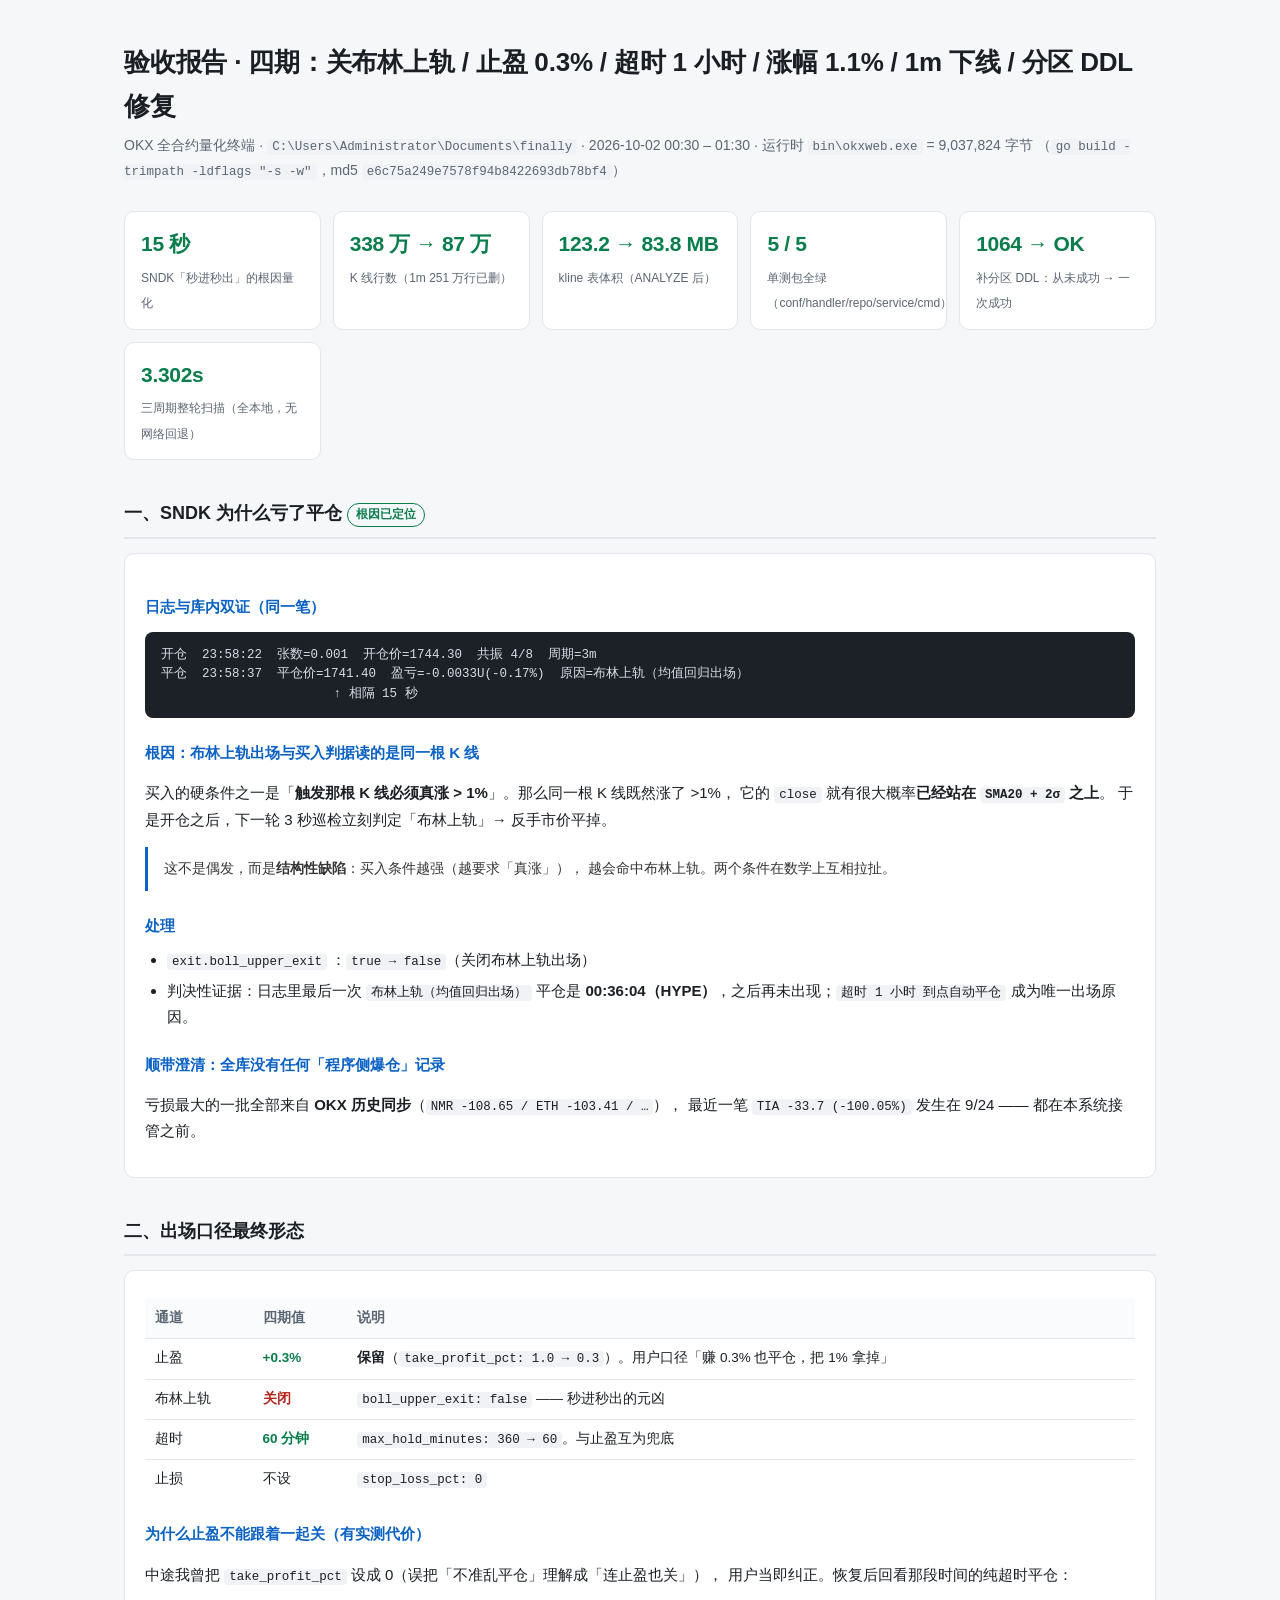
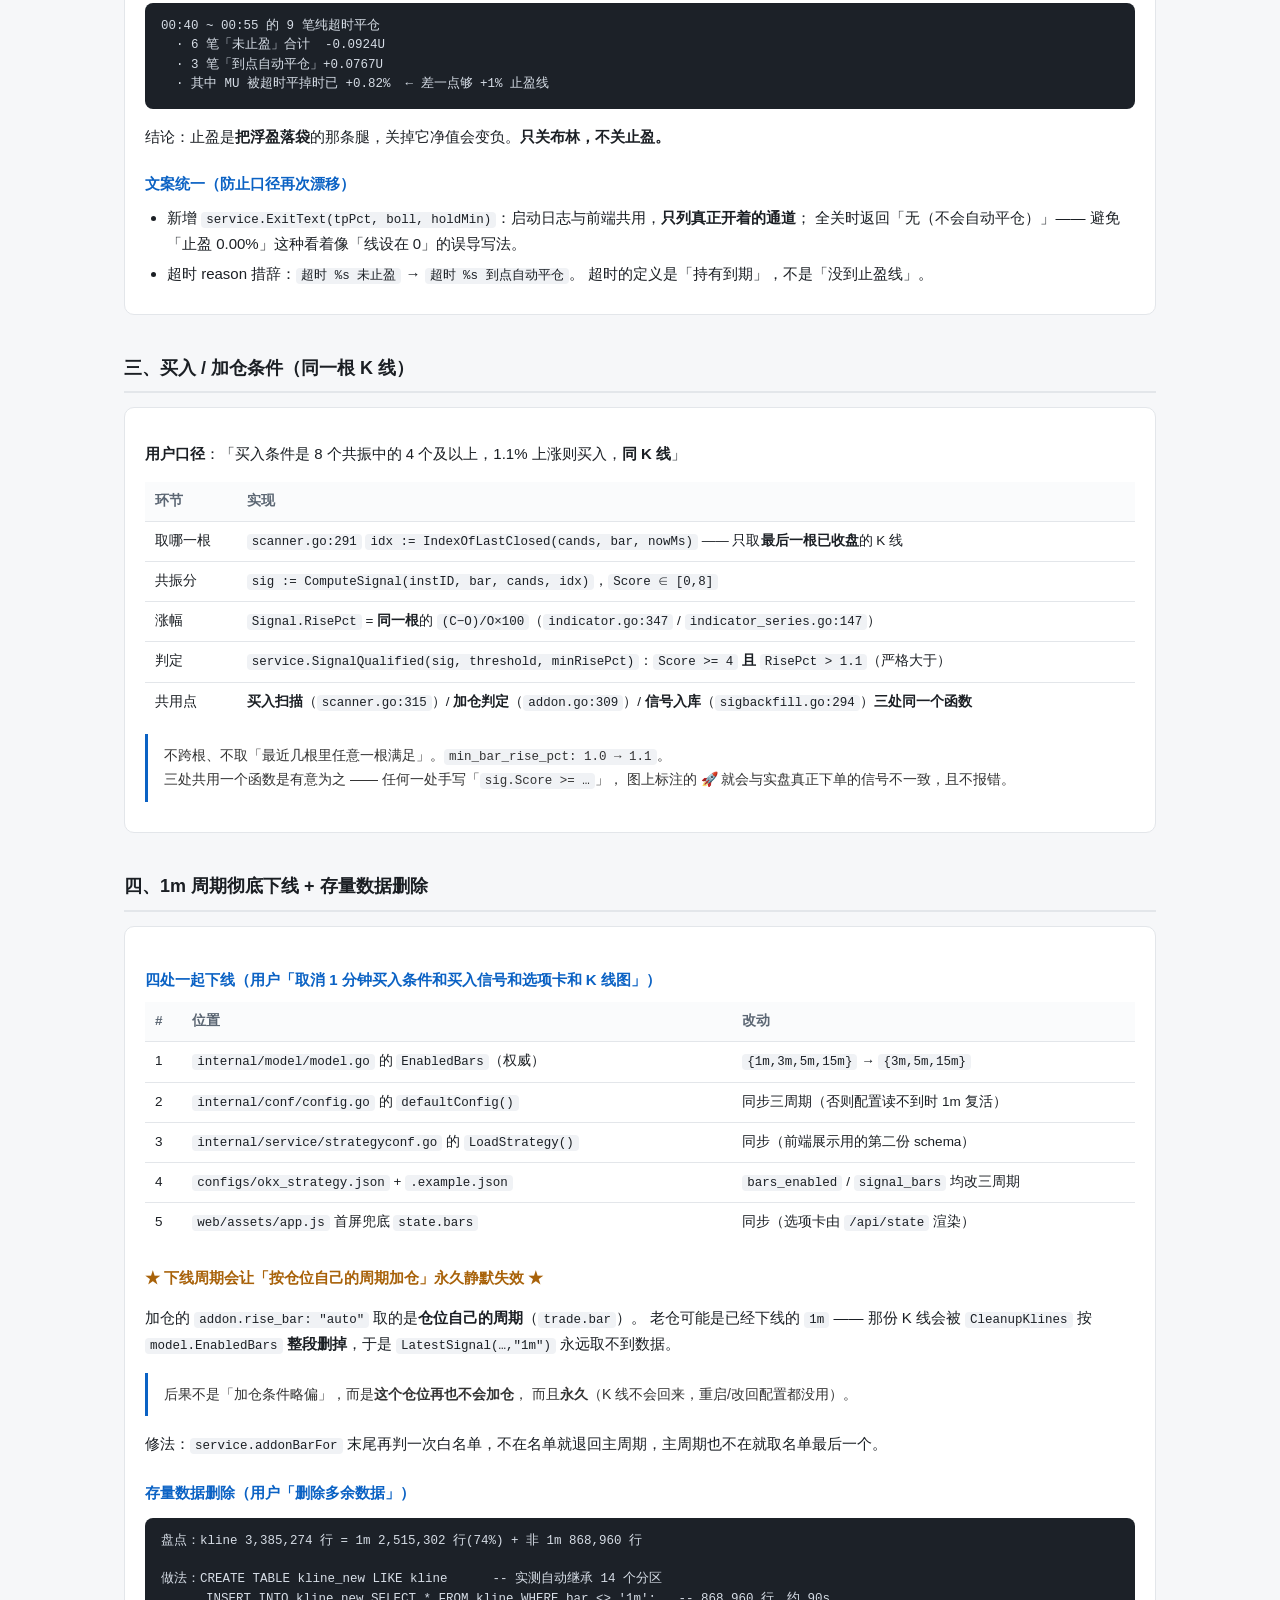
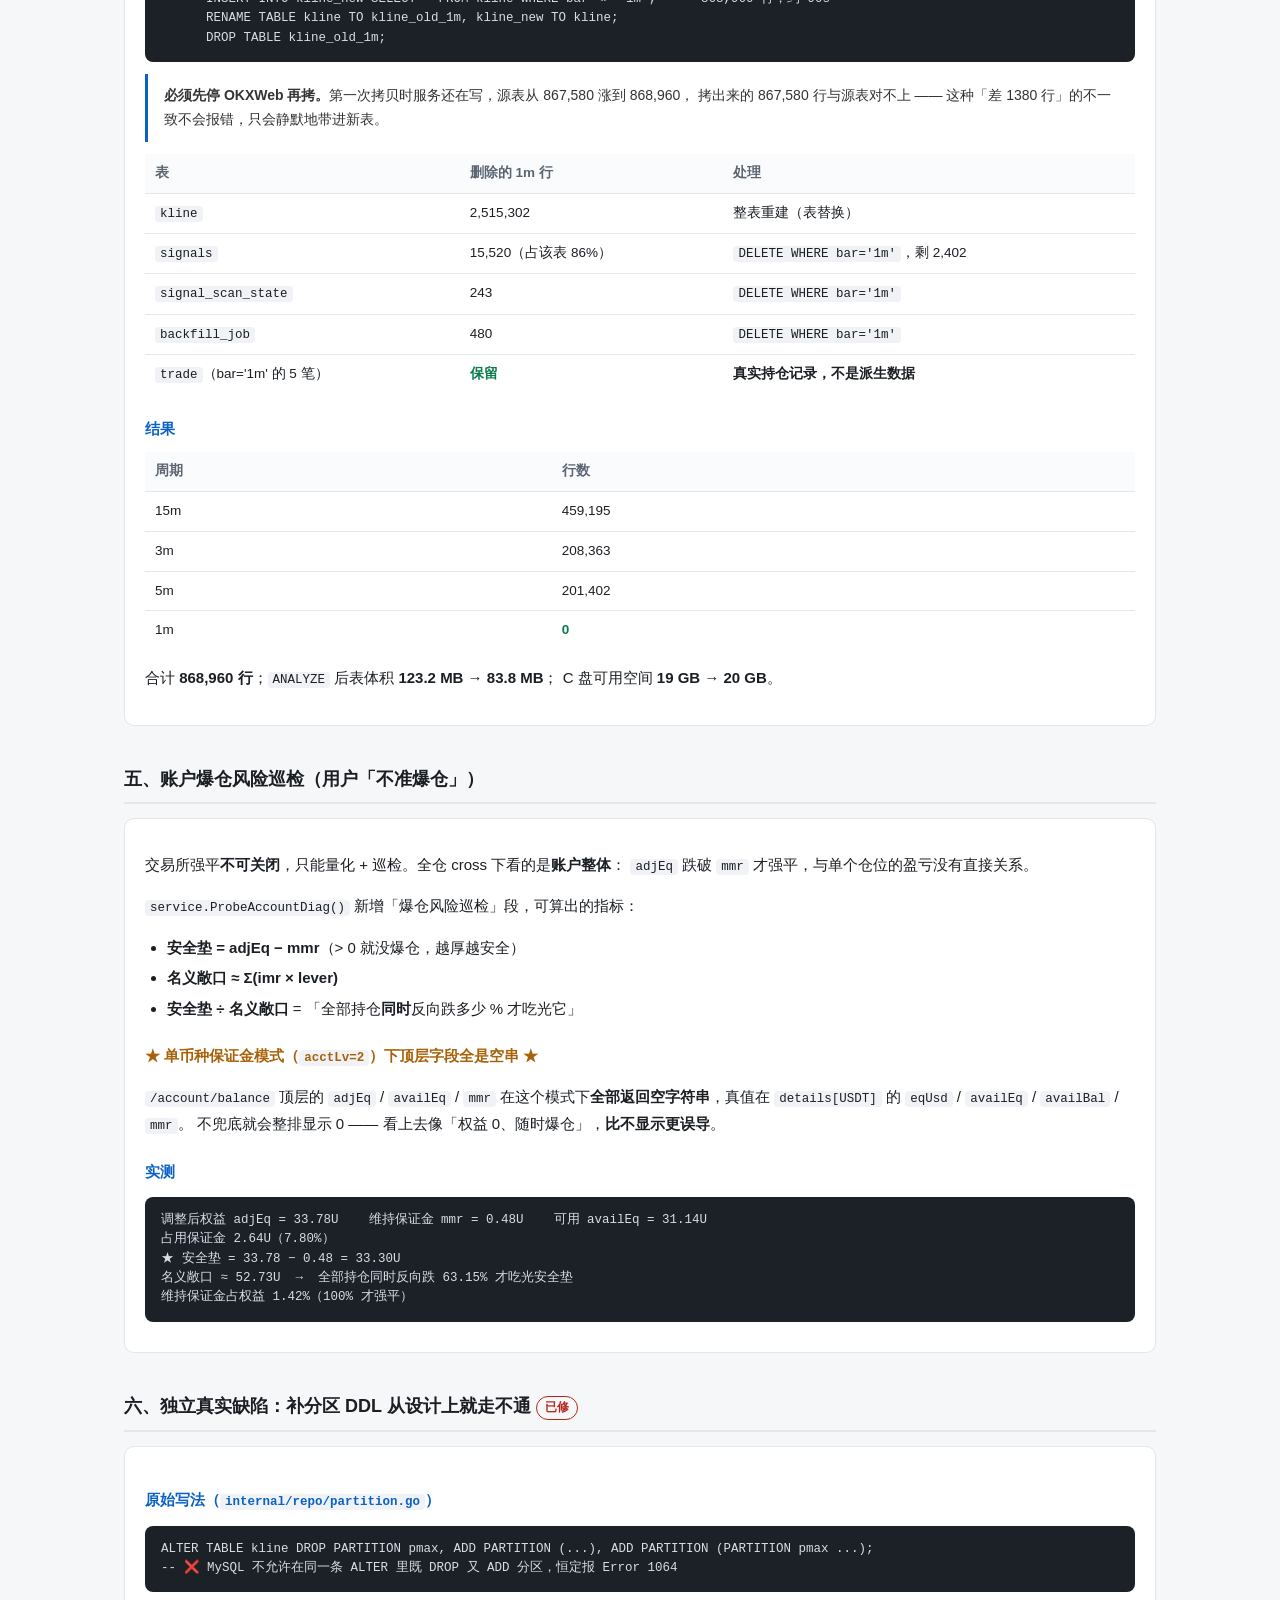
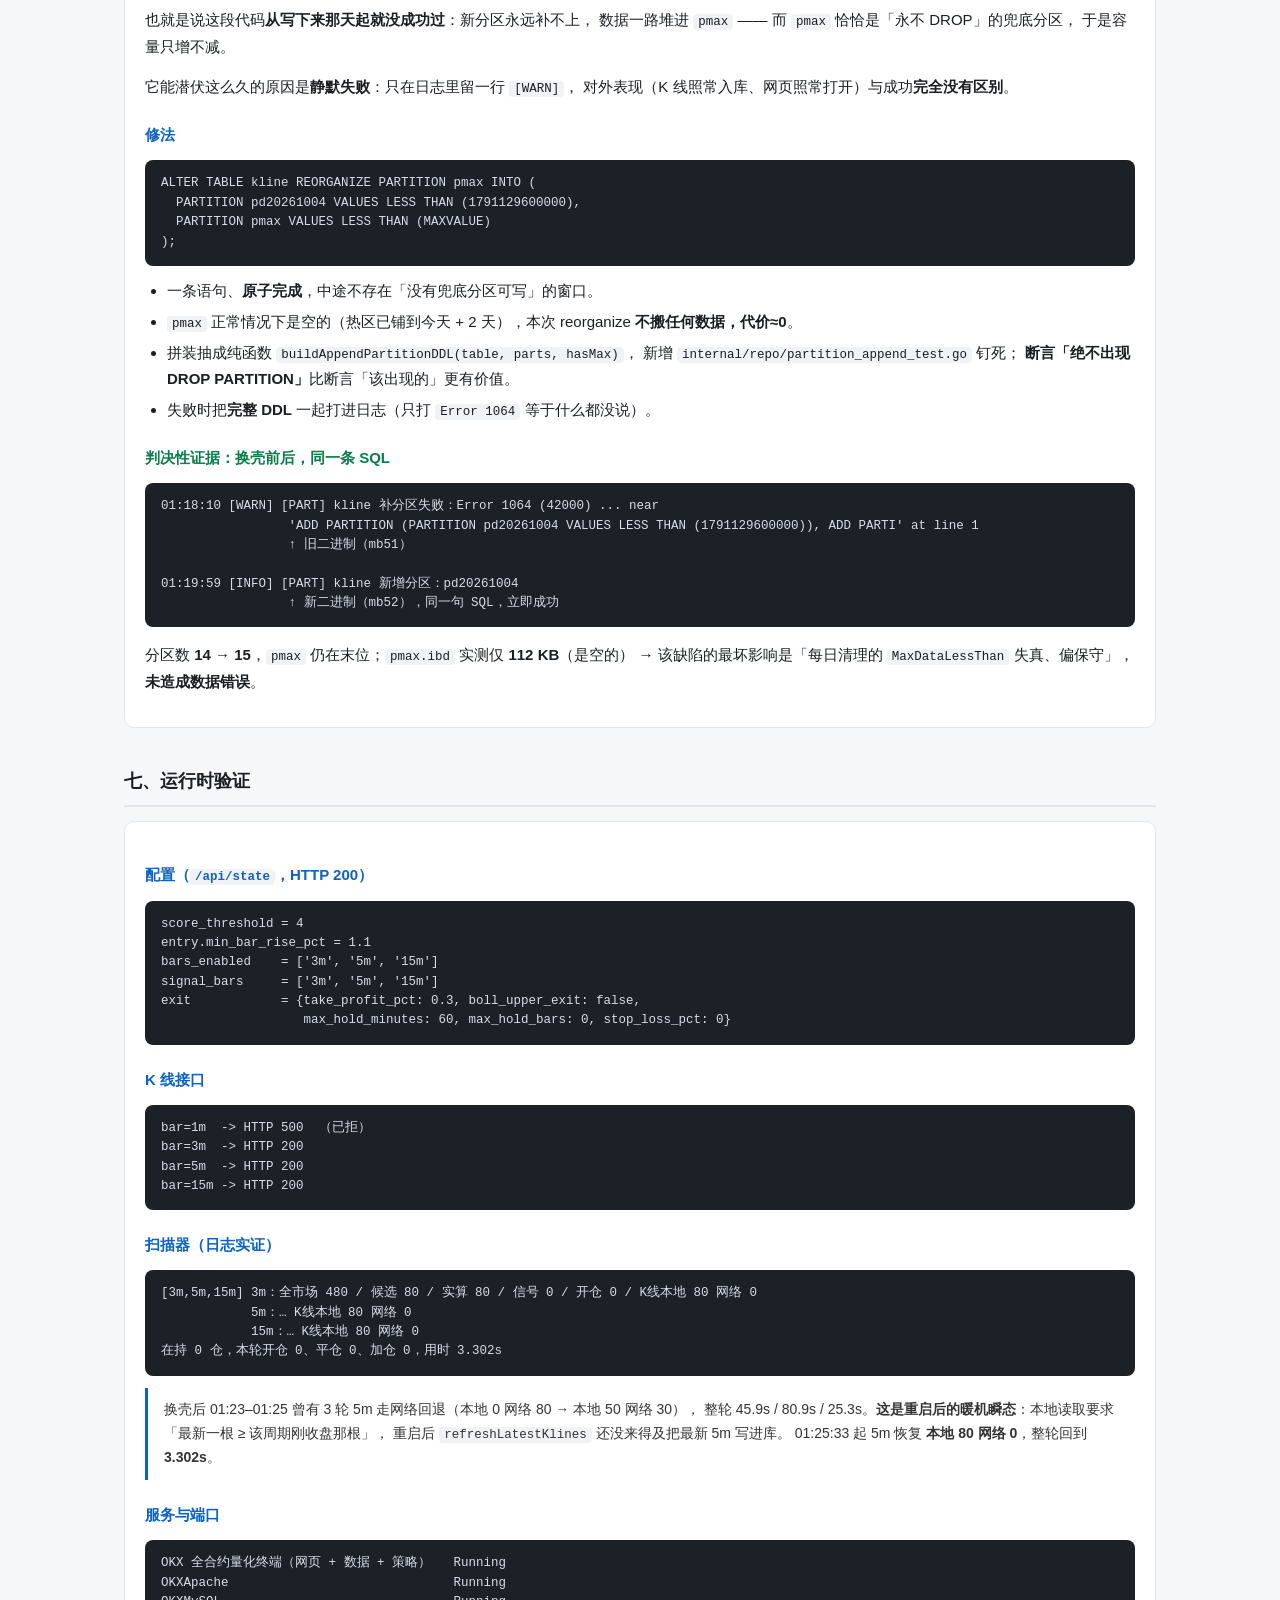
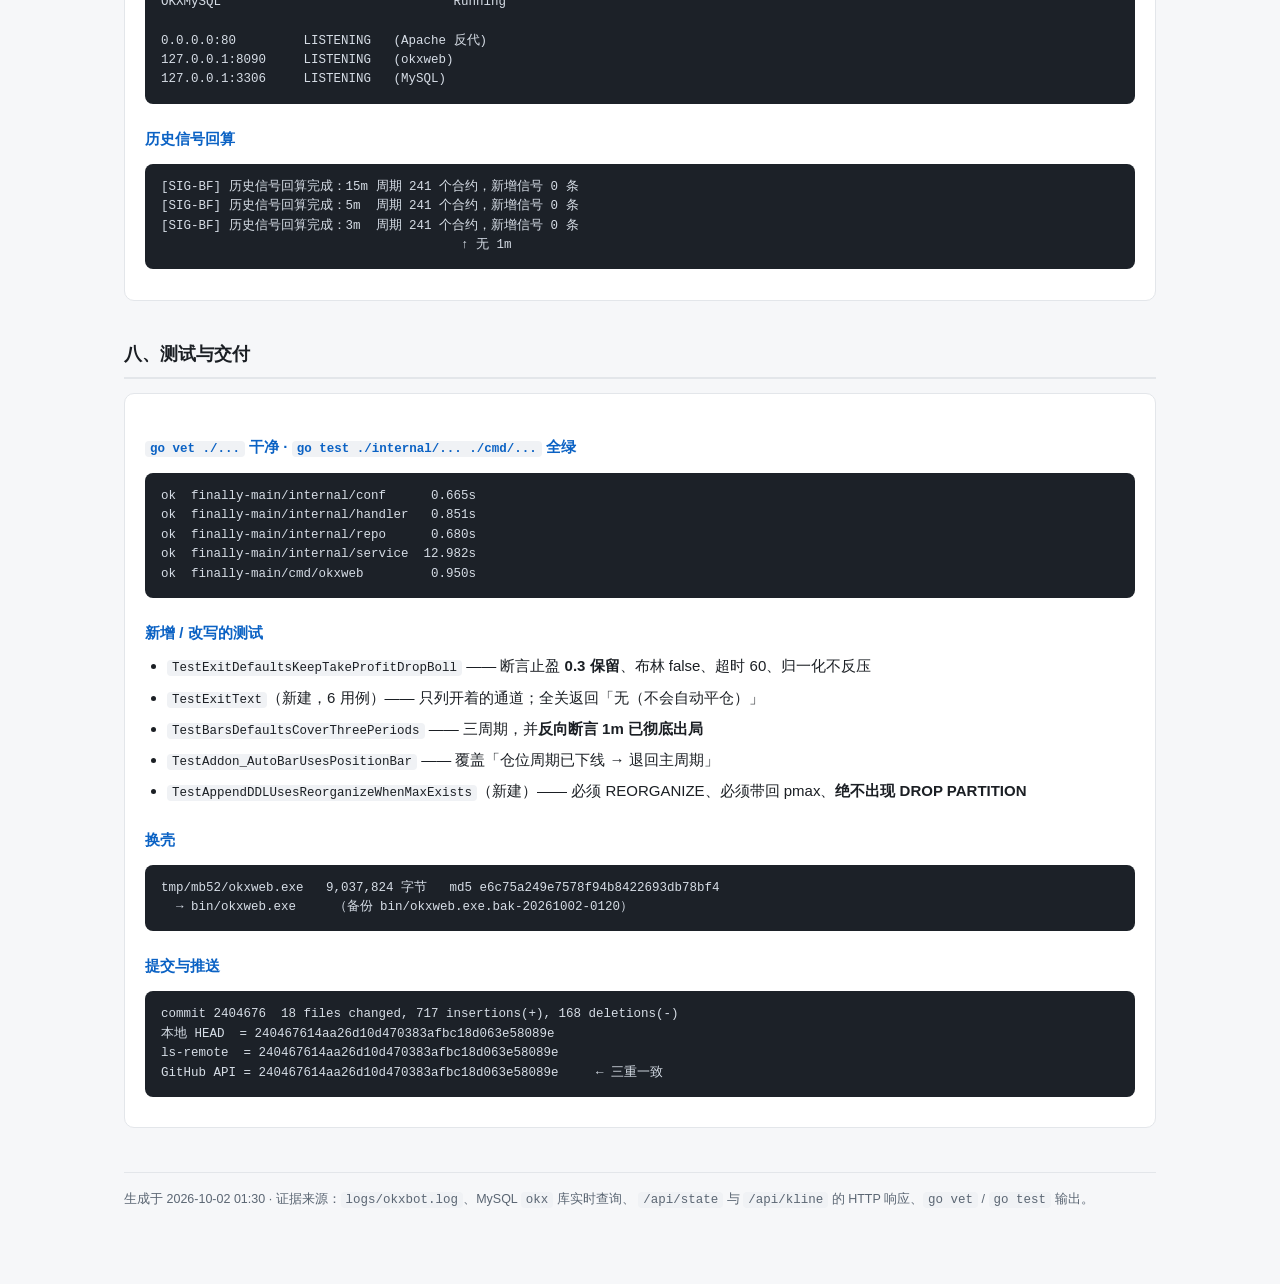
<file: docs/验收报告-四期.html>
<!DOCTYPE html>
<html lang="zh-CN">
<head>
<meta charset="UTF-8">
<meta name="viewport" content="width=device-width, initial-scale=1">
<title>验收报告 · 四期（关布林上轨 + 止盈 0.3% + 超时 1 小时 + 涨幅 1.1% + 1m 下线 + 分区 DDL 修复）2026-10-02</title>
<style>
  :root{
    --bg:#f6f7f9; --card:#fff; --ink:#1b1f24; --sub:#5b6673; --line:#e3e6ea;
    --ok:#0a7d4c; --warn:#a8620a; --bad:#b3261e; --accent:#0b62c4;
    --mono:ui-monospace,SFMono-Regular,Menlo,Consolas,"Liberation Mono",monospace;
  }
  *{box-sizing:border-box}
  body{margin:0;background:var(--bg);color:var(--ink);
       font:15px/1.7 -apple-system,BlinkMacSystemFont,"Segoe UI","Microsoft YaHei",sans-serif}
  .wrap{max-width:1080px;margin:0 auto;padding:40px 24px 72px}
  h1{font-size:26px;margin:0 0 6px;letter-spacing:-.2px}
  .lead{color:var(--sub);margin:0 0 28px;font-size:14px}
  h2{font-size:18px;margin:38px 0 12px;padding-bottom:8px;border-bottom:2px solid var(--line)}
  h3{font-size:15px;margin:22px 0 8px;color:var(--accent)}
  .card{background:var(--card);border:1px solid var(--line);border-radius:10px;padding:18px 20px;margin:14px 0}
  table{width:100%;border-collapse:collapse;font-size:13.5px;margin:10px 0}
  th,td{text-align:left;padding:8px 10px;border-bottom:1px solid var(--line);vertical-align:top}
  th{background:#fafbfc;font-weight:600;color:var(--sub);white-space:nowrap}
  tr:last-child td{border-bottom:none}
  code,pre{font-family:var(--mono);font-size:12.5px}
  code{background:#f0f2f5;padding:1px 5px;border-radius:4px}
  pre{background:#1c2128;color:#d6dde6;padding:14px 16px;border-radius:8px;overflow-x:auto;line-height:1.55}
  .grid{display:grid;grid-template-columns:repeat(auto-fit,minmax(190px,1fr));gap:12px;margin:14px 0}
  .kpi{background:var(--card);border:1px solid var(--line);border-radius:10px;padding:14px 16px}
  .kpi b{display:block;font-size:21px;letter-spacing:-.3px;margin-bottom:2px}
  .kpi span{font-size:12px;color:var(--sub)}
  .ok{color:var(--ok);font-weight:600}
  .warn{color:var(--warn);font-weight:600}
  .bad{color:var(--bad);font-weight:600}
  .pill{display:inline-block;font-size:11.5px;padding:1px 8px;border-radius:99px;
        border:1px solid currentColor;vertical-align:1px}
  ul{margin:8px 0;padding-left:22px}
  li{margin:5px 0}
  blockquote{margin:12px 0;padding:10px 16px;background:#fff;border-left:3px solid var(--accent);
             border-radius:0 8px 8px 0;color:#333;font-size:14px}
  .foot{margin-top:44px;padding-top:16px;border-top:1px solid var(--line);color:var(--sub);font-size:12.5px}
</style>
</head>
<body>
<div class="wrap">

  <h1>验收报告 · 四期：关布林上轨 / 止盈 0.3% / 超时 1 小时 / 涨幅 1.1% / 1m 下线 / 分区 DDL 修复</h1>
  <p class="lead">
    OKX 全合约量化终端 · <code>C:\Users\Administrator\Documents\finally</code> ·
    2026-10-02 00:30 – 01:30 · 运行时 <code>bin\okxweb.exe</code> = 9,037,824 字节
    （<code>go build -trimpath -ldflags "-s -w"</code>，md5 <code>e6c75a249e7578f94b8422693db78bf4</code>）
  </p>

  <div class="grid">
    <div class="kpi"><b class="ok">15 秒</b><span>SNDK「秒进秒出」的根因量化</span></div>
    <div class="kpi"><b class="ok">338 万 → 87 万</b><span>K 线行数（1m 251 万行已删）</span></div>
    <div class="kpi"><b class="ok">123.2 → 83.8 MB</b><span>kline 表体积（ANALYZE 后）</span></div>
    <div class="kpi"><b class="ok">5 / 5</b><span>单测包全绿（conf/handler/repo/service/cmd）</span></div>
    <div class="kpi"><b class="ok">1064 → OK</b><span>补分区 DDL：从未成功 → 一次成功</span></div>
    <div class="kpi"><b class="ok">3.302s</b><span>三周期整轮扫描（全本地，无网络回退）</span></div>
  </div>

  <h2>一、SNDK 为什么亏了平仓 <span class="pill ok">根因已定位</span></h2>

  <div class="card">
    <h3>日志与库内双证（同一笔）</h3>
    <pre>开仓  23:58:22  张数=0.001  开仓价=1744.30  共振 4/8  周期=3m
平仓  23:58:37  平仓价=1741.40  盈亏=-0.0033U(-0.17%)  原因=布林上轨（均值回归出场）
                       ↑ 相隔 15 秒</pre>

    <h3>根因：布林上轨出场与买入判据读的是同一根 K 线</h3>
    <p>
      买入的硬条件之一是「<b>触发那根 K 线必须真涨 &gt; 1%</b>」。那么同一根 K 线既然涨了 &gt;1%，
      它的 <code>close</code> 就有很大概率<b>已经站在 <code>SMA20 + 2σ</code> 之上</b>。
      于是开仓之后，下一轮 3 秒巡检立刻判定「布林上轨」→ 反手市价平掉。
    </p>
    <blockquote>
      这不是偶发，而是<b>结构性缺陷</b>：买入条件越强（越要求「真涨」），
      越会命中布林上轨。两个条件在数学上互相拉扯。
    </blockquote>

    <h3>处理</h3>
    <ul>
      <li><code>exit.boll_upper_exit</code> ：<code>true → false</code>（关闭布林上轨出场）</li>
      <li>判决性证据：日志里最后一次 <code>布林上轨（均值回归出场）</code> 平仓是
          <b>00:36:04（HYPE）</b>，之后再未出现；<code>超时 1 小时 到点自动平仓</code> 成为唯一出场原因。</li>
    </ul>

    <h3>顺带澄清：全库没有任何「程序侧爆仓」记录</h3>
    <p>
      亏损最大的一批全部来自 <b>OKX 历史同步</b>（<code>NMR -108.65 / ETH -103.41 / …</code>），
      最近一笔 <code>TIA -33.7 (-100.05%)</code> 发生在 9/24 —— 都在本系统接管之前。
    </p>
  </div>

  <h2>二、出场口径最终形态</h2>

  <div class="card">
    <table>
      <thead><tr><th>通道</th><th>四期值</th><th>说明</th></tr></thead>
      <tbody>
        <tr><td>止盈</td><td class="ok">+0.3%</td><td><b>保留</b>（<code>take_profit_pct: 1.0 → 0.3</code>）。用户口径「赚 0.3% 也平仓，把 1% 拿掉」</td></tr>
        <tr><td>布林上轨</td><td class="bad">关闭</td><td><code>boll_upper_exit: false</code> —— 秒进秒出的元凶</td></tr>
        <tr><td>超时</td><td class="ok">60 分钟</td><td><code>max_hold_minutes: 360 → 60</code>。与止盈互为兜底</td></tr>
        <tr><td>止损</td><td>不设</td><td><code>stop_loss_pct: 0</code></td></tr>
      </tbody>
    </table>

    <h3>为什么止盈不能跟着一起关（有实测代价）</h3>
    <p>
      中途我曾把 <code>take_profit_pct</code> 设成 0（误把「不准乱平仓」理解成「连止盈也关」），
      用户当即纠正。恢复后回看那段时间的纯超时平仓：
    </p>
    <pre>00:40 ~ 00:55 的 9 笔纯超时平仓
  · 6 笔「未止盈」合计  -0.0924U
  · 3 笔「到点自动平仓」+0.0767U
  · 其中 MU 被超时平掉时已 +0.82%  ← 差一点够 +1% 止盈线</pre>
    <p>结论：止盈是<b>把浮盈落袋</b>的那条腿，关掉它净值会变负。<b>只关布林，不关止盈。</b></p>

    <h3>文案统一（防止口径再次漂移）</h3>
    <ul>
      <li>新增 <code>service.ExitText(tpPct, boll, holdMin)</code>：启动日志与前端共用，<b>只列真正开着的通道</b>；
          全关时返回「无（不会自动平仓）」—— 避免「止盈 0.00%」这种看着像「线设在 0」的误导写法。</li>
      <li>超时 reason 措辞：<code>超时 %s 未止盈</code> → <code>超时 %s 到点自动平仓</code>。
          超时的定义是「持有到期」，不是「没到止盈线」。</li>
    </ul>
  </div>

  <h2>三、买入 / 加仓条件（同一根 K 线）</h2>

  <div class="card">
    <p><b>用户口径</b>：「买入条件是 8 个共振中的 4 个及以上，1.1% 上涨则买入，<b>同 K 线</b>」</p>

    <table>
      <thead><tr><th>环节</th><th>实现</th></tr></thead>
      <tbody>
        <tr><td>取哪一根</td><td><code>scanner.go:291</code> <code>idx := IndexOfLastClosed(cands, bar, nowMs)</code> —— 只取<b>最后一根已收盘</b>的 K 线</td></tr>
        <tr><td>共振分</td><td><code>sig := ComputeSignal(instID, bar, cands, idx)</code>，<code>Score ∈ [0,8]</code></td></tr>
        <tr><td>涨幅</td><td><code>Signal.RisePct</code> = <b>同一根</b>的 <code>(C−O)/O×100</code>（<code>indicator.go:347</code> / <code>indicator_series.go:147</code>）</td></tr>
        <tr><td>判定</td><td><code>service.SignalQualified(sig, threshold, minRisePct)</code>：<code>Score &gt;= 4</code> <b>且</b> <code>RisePct &gt; 1.1</code>（严格大于）</td></tr>
        <tr><td>共用点</td><td><b>买入扫描</b>（<code>scanner.go:315</code>）/ <b>加仓判定</b>（<code>addon.go:309</code>）/ <b>信号入库</b>（<code>sigbackfill.go:294</code>）<b>三处同一个函数</b></td></tr>
      </tbody>
    </table>

    <blockquote>
      不跨根、不取「最近几根里任意一根满足」。<code>min_bar_rise_pct: 1.0 → 1.1</code>。<br>
      三处共用一个函数是有意为之 —— 任何一处手写「<code>sig.Score &gt;= …</code>」，
      图上标注的 🚀 就会与实盘真正下单的信号不一致，且不报错。
    </blockquote>
  </div>

  <h2>四、1m 周期彻底下线 + 存量数据删除</h2>

  <div class="card">
    <h3>四处一起下线（用户「取消 1 分钟买入条件和买入信号和选项卡和 K 线图」）</h3>
    <table>
      <thead><tr><th>#</th><th>位置</th><th>改动</th></tr></thead>
      <tbody>
        <tr><td>1</td><td><code>internal/model/model.go</code> 的 <code>EnabledBars</code>（权威）</td><td><code>{1m,3m,5m,15m}</code> → <code>{3m,5m,15m}</code></td></tr>
        <tr><td>2</td><td><code>internal/conf/config.go</code> 的 <code>defaultConfig()</code></td><td>同步三周期（否则配置读不到时 1m 复活）</td></tr>
        <tr><td>3</td><td><code>internal/service/strategyconf.go</code> 的 <code>LoadStrategy()</code></td><td>同步（前端展示用的第二份 schema）</td></tr>
        <tr><td>4</td><td><code>configs/okx_strategy.json</code> + <code>.example.json</code></td><td><code>bars_enabled</code> / <code>signal_bars</code> 均改三周期</td></tr>
        <tr><td>5</td><td><code>web/assets/app.js</code> 首屏兜底 <code>state.bars</code></td><td>同步（选项卡由 <code>/api/state</code> 渲染）</td></tr>
      </tbody>
    </table>

    <h3 class="warn">★ 下线周期会让「按仓位自己的周期加仓」永久静默失效 ★</h3>
    <p>
      加仓的 <code>addon.rise_bar: "auto"</code> 取的是<b>仓位自己的周期</b>（<code>trade.bar</code>）。
      老仓可能是已经下线的 <code>1m</code> —— 那份 K 线会被 <code>CleanupKlines</code> 按
      <code>model.EnabledBars</code> <b>整段删掉</b>，于是 <code>LatestSignal(…,"1m")</code> 永远取不到数据。
    </p>
    <blockquote>
      后果不是「加仓条件略偏」，而是<b>这个仓位再也不会加仓</b>，
      而且<b>永久</b>（K 线不会回来，重启/改回配置都没用）。
    </blockquote>
    <p>修法：<code>service.addonBarFor</code> 末尾再判一次白名单，不在名单就退回主周期，主周期也不在就取名单最后一个。</p>

    <h3>存量数据删除（用户「删除多余数据」）</h3>
    <pre>盘点：kline 3,385,274 行 = 1m 2,515,302 行(74%) + 非 1m 868,960 行

做法：CREATE TABLE kline_new LIKE kline      -- 实测自动继承 14 个分区
      INSERT INTO kline_new SELECT * FROM kline WHERE bar &lt;&gt; '1m';   -- 868,960 行，约 90s
      RENAME TABLE kline TO kline_old_1m, kline_new TO kline;
      DROP TABLE kline_old_1m;</pre>

    <blockquote>
      <b>必须先停 OKXWeb 再拷。</b>第一次拷贝时服务还在写，源表从 867,580 涨到 868,960，
      拷出来的 867,580 行与源表对不上 —— 这种「差 1380 行」的不一致不会报错，只会静默地带进新表。
    </blockquote>

    <table>
      <thead><tr><th>表</th><th>删除的 1m 行</th><th>处理</th></tr></thead>
      <tbody>
        <tr><td><code>kline</code></td><td>2,515,302</td><td>整表重建（表替换）</td></tr>
        <tr><td><code>signals</code></td><td>15,520（占该表 86%）</td><td><code>DELETE WHERE bar='1m'</code>，剩 2,402</td></tr>
        <tr><td><code>signal_scan_state</code></td><td>243</td><td><code>DELETE WHERE bar='1m'</code></td></tr>
        <tr><td><code>backfill_job</code></td><td>480</td><td><code>DELETE WHERE bar='1m'</code></td></tr>
        <tr><td><code>trade</code>（bar='1m' 的 5 笔）</td><td class="ok">保留</td><td><b>真实持仓记录，不是派生数据</b></td></tr>
      </tbody>
    </table>

    <h3>结果</h3>
    <table>
      <thead><tr><th>周期</th><th>行数</th></tr></thead>
      <tbody>
        <tr><td>15m</td><td>459,195</td></tr>
        <tr><td>3m</td><td>208,363</td></tr>
        <tr><td>5m</td><td>201,402</td></tr>
        <tr><td>1m</td><td class="ok">0</td></tr>
      </tbody>
    </table>
    <p>
      合计 <b>868,960 行</b>；<code>ANALYZE</code> 后表体积 <b>123.2 MB → 83.8 MB</b>；
      C 盘可用空间 <b>19 GB → 20 GB</b>。
    </p>
  </div>

  <h2>五、账户爆仓风险巡检（用户「不准爆仓」）</h2>

  <div class="card">
    <p>
      交易所强平<b>不可关闭</b>，只能量化 + 巡检。全仓 cross 下看的是<b>账户整体</b>：
      <code>adjEq</code> 跌破 <code>mmr</code> 才强平，与单个仓位的盈亏没有直接关系。
    </p>

    <p><code>service.ProbeAccountDiag()</code> 新增「爆仓风险巡检」段，可算出的指标：</p>
    <ul>
      <li><b>安全垫 = adjEq − mmr</b>（&gt; 0 就没爆仓，越厚越安全）</li>
      <li><b>名义敞口 ≈ Σ(imr × lever)</b></li>
      <li><b>安全垫 ÷ 名义敞口</b> = 「全部持仓<b>同时</b>反向跌多少 % 才吃光它」</li>
    </ul>

    <h3 class="warn">★ 单币种保证金模式（<code>acctLv=2</code>）下顶层字段全是空串 ★</h3>
    <p>
      <code>/account/balance</code> 顶层的 <code>adjEq</code> / <code>availEq</code> / <code>mmr</code>
      在这个模式下<b>全部返回空字符串</b>，真值在 <code>details[USDT]</code> 的
      <code>eqUsd</code> / <code>availEq</code> / <code>availBal</code> / <code>mmr</code>。
      不兜底就会整排显示 0 —— 看上去像「权益 0、随时爆仓」，<b>比不显示更误导</b>。
    </p>

    <h3>实测</h3>
    <pre>调整后权益 adjEq = 33.78U    维持保证金 mmr = 0.48U    可用 availEq = 31.14U
占用保证金 2.64U（7.80%）
★ 安全垫 = 33.78 − 0.48 = 33.30U
名义敞口 ≈ 52.73U  →  全部持仓同时反向跌 63.15% 才吃光安全垫
维持保证金占权益 1.42%（100% 才强平）</pre>
  </div>

  <h2>六、独立真实缺陷：补分区 DDL 从设计上就走不通 <span class="pill bad">已修</span></h2>

  <div class="card">
    <h3>原始写法（<code>internal/repo/partition.go</code>）</h3>
    <pre>ALTER TABLE kline DROP PARTITION pmax, ADD PARTITION (...), ADD PARTITION (PARTITION pmax ...);
-- ❌ MySQL 不允许在同一条 ALTER 里既 DROP 又 ADD 分区，恒定报 Error 1064</pre>

    <p>
      也就是说这段代码<b>从写下来那天起就没成功过</b>：新分区永远补不上，
      数据一路堆进 <code>pmax</code> —— 而 <code>pmax</code> 恰恰是「永不 DROP」的兜底分区，
      于是容量只增不减。
    </p>
    <p>
      它能潜伏这么久的原因是<b>静默失败</b>：只在日志里留一行 <code>[WARN]</code>，
      对外表现（K 线照常入库、网页照常打开）与成功<b>完全没有区别</b>。
    </p>

    <h3>修法</h3>
    <pre>ALTER TABLE kline REORGANIZE PARTITION pmax INTO (
  PARTITION pd20261004 VALUES LESS THAN (1791129600000),
  PARTITION pmax VALUES LESS THAN (MAXVALUE)
);</pre>
    <ul>
      <li>一条语句、<b>原子完成</b>，中途不存在「没有兜底分区可写」的窗口。</li>
      <li><code>pmax</code> 正常情况下是空的（热区已铺到今天 + 2 天），本次 reorganize <b>不搬任何数据，代价≈0</b>。</li>
      <li>拼装抽成纯函数 <code>buildAppendPartitionDDL(table, parts, hasMax)</code>，
          新增 <code>internal/repo/partition_append_test.go</code> 钉死；
          <b>断言「绝不出现 DROP PARTITION」</b>比断言「该出现的」更有价值。</li>
      <li>失败时把<b>完整 DDL</b> 一起打进日志（只打 <code>Error 1064</code> 等于什么都没说）。</li>
    </ul>

    <h3 class="ok">判决性证据：换壳前后，同一条 SQL</h3>
    <pre>01:18:10 [WARN] [PART] kline 补分区失败：Error 1064 (42000) ... near
                 'ADD PARTITION (PARTITION pd20261004 VALUES LESS THAN (1791129600000)), ADD PARTI' at line 1
                 ↑ 旧二进制（mb51）

01:19:59 [INFO] [PART] kline 新增分区：pd20261004
                 ↑ 新二进制（mb52），同一句 SQL，立即成功</pre>

    <p>
      分区数 <b>14 → 15</b>，<code>pmax</code> 仍在末位；<code>pmax.ibd</code> 实测仅 <b>112 KB</b>（是空的）
      → 该缺陷的最坏影响是「每日清理的 <code>MaxDataLessThan</code> 失真、偏保守」，<b>未造成数据错误</b>。
    </p>
  </div>

  <h2>七、运行时验证</h2>

  <div class="card">
    <h3>配置（<code>/api/state</code>，HTTP 200）</h3>
    <pre>score_threshold = 4
entry.min_bar_rise_pct = 1.1
bars_enabled    = ['3m', '5m', '15m']
signal_bars     = ['3m', '5m', '15m']
exit            = {take_profit_pct: 0.3, boll_upper_exit: false,
                   max_hold_minutes: 60, max_hold_bars: 0, stop_loss_pct: 0}</pre>

    <h3>K 线接口</h3>
    <pre>bar=1m  -&gt; HTTP 500  （已拒）
bar=3m  -&gt; HTTP 200
bar=5m  -&gt; HTTP 200
bar=15m -&gt; HTTP 200</pre>

    <h3>扫描器（日志实证）</h3>
    <pre>[3m,5m,15m] 3m：全市场 480 / 候选 80 / 实算 80 / 信号 0 / 开仓 0 / K线本地 80 网络 0
            5m：… K线本地 80 网络 0
            15m：… K线本地 80 网络 0
在持 0 仓，本轮开仓 0、平仓 0、加仓 0，用时 3.302s</pre>

    <blockquote>
      换壳后 01:23–01:25 曾有 3 轮 5m 走网络回退（本地 0 网络 80 → 本地 50 网络 30），
      整轮 45.9s / 80.9s / 25.3s。<b>这是重启后的暖机瞬态</b>：本地读取要求「最新一根 ≥ 该周期刚收盘那根」，
      重启后 <code>refreshLatestKlines</code> 还没来得及把最新 5m 写进库。
      01:25:33 起 5m 恢复 <b>本地 80 网络 0</b>，整轮回到 <b>3.302s</b>。
    </blockquote>

    <h3>服务与端口</h3>
    <pre>OKX 全合约量化终端（网页 + 数据 + 策略）   Running
OKXApache                              Running
OKXMySQL                               Running

0.0.0.0:80         LISTENING   (Apache 反代)
127.0.0.1:8090     LISTENING   (okxweb)
127.0.0.1:3306     LISTENING   (MySQL)</pre>

    <h3>历史信号回算</h3>
    <pre>[SIG-BF] 历史信号回算完成：15m 周期 241 个合约，新增信号 0 条
[SIG-BF] 历史信号回算完成：5m  周期 241 个合约，新增信号 0 条
[SIG-BF] 历史信号回算完成：3m  周期 241 个合约，新增信号 0 条
                                        ↑ 无 1m</pre>
  </div>

  <h2>八、测试与交付</h2>

  <div class="card">
    <h3><code>go vet ./...</code> 干净 · <code>go test ./internal/... ./cmd/...</code> 全绿</h3>
    <pre>ok  finally-main/internal/conf      0.665s
ok  finally-main/internal/handler   0.851s
ok  finally-main/internal/repo      0.680s
ok  finally-main/internal/service  12.982s
ok  finally-main/cmd/okxweb         0.950s</pre>

    <h3>新增 / 改写的测试</h3>
    <ul>
      <li><code>TestExitDefaultsKeepTakeProfitDropBoll</code> —— 断言止盈 <b>0.3 保留</b>、布林 false、超时 60、归一化不反压</li>
      <li><code>TestExitText</code>（新建，6 用例）—— 只列开着的通道；全关返回「无（不会自动平仓）」</li>
      <li><code>TestBarsDefaultsCoverThreePeriods</code> —— 三周期，并<b>反向断言 1m 已彻底出局</b></li>
      <li><code>TestAddon_AutoBarUsesPositionBar</code> —— 覆盖「仓位周期已下线 → 退回主周期」</li>
      <li><code>TestAppendDDLUsesReorganizeWhenMaxExists</code>（新建）—— 必须 REORGANIZE、必须带回 pmax、<b>绝不出现 DROP PARTITION</b></li>
    </ul>

    <h3>换壳</h3>
    <pre>tmp/mb52/okxweb.exe   9,037,824 字节   md5 e6c75a249e7578f94b8422693db78bf4
  → bin/okxweb.exe     （备份 bin/okxweb.exe.bak-20261002-0120）</pre>

    <h3>提交与推送</h3>
    <pre>commit 2404676  18 files changed, 717 insertions(+), 168 deletions(-)
本地 HEAD  = 240467614aa26d10d470383afbc18d063e58089e
ls-remote  = 240467614aa26d10d470383afbc18d063e58089e
GitHub API = 240467614aa26d10d470383afbc18d063e58089e     ← 三重一致</pre>
  </div>

  <div class="foot">
    生成于 2026-10-02 01:30 · 证据来源：<code>logs/okxbot.log</code>、MySQL <code>okx</code> 库实时查询、
    <code>/api/state</code> 与 <code>/api/kline</code> 的 HTTP 响应、<code>go vet</code> / <code>go test</code> 输出。
  </div>

</div>
</body>
</html>
</file>
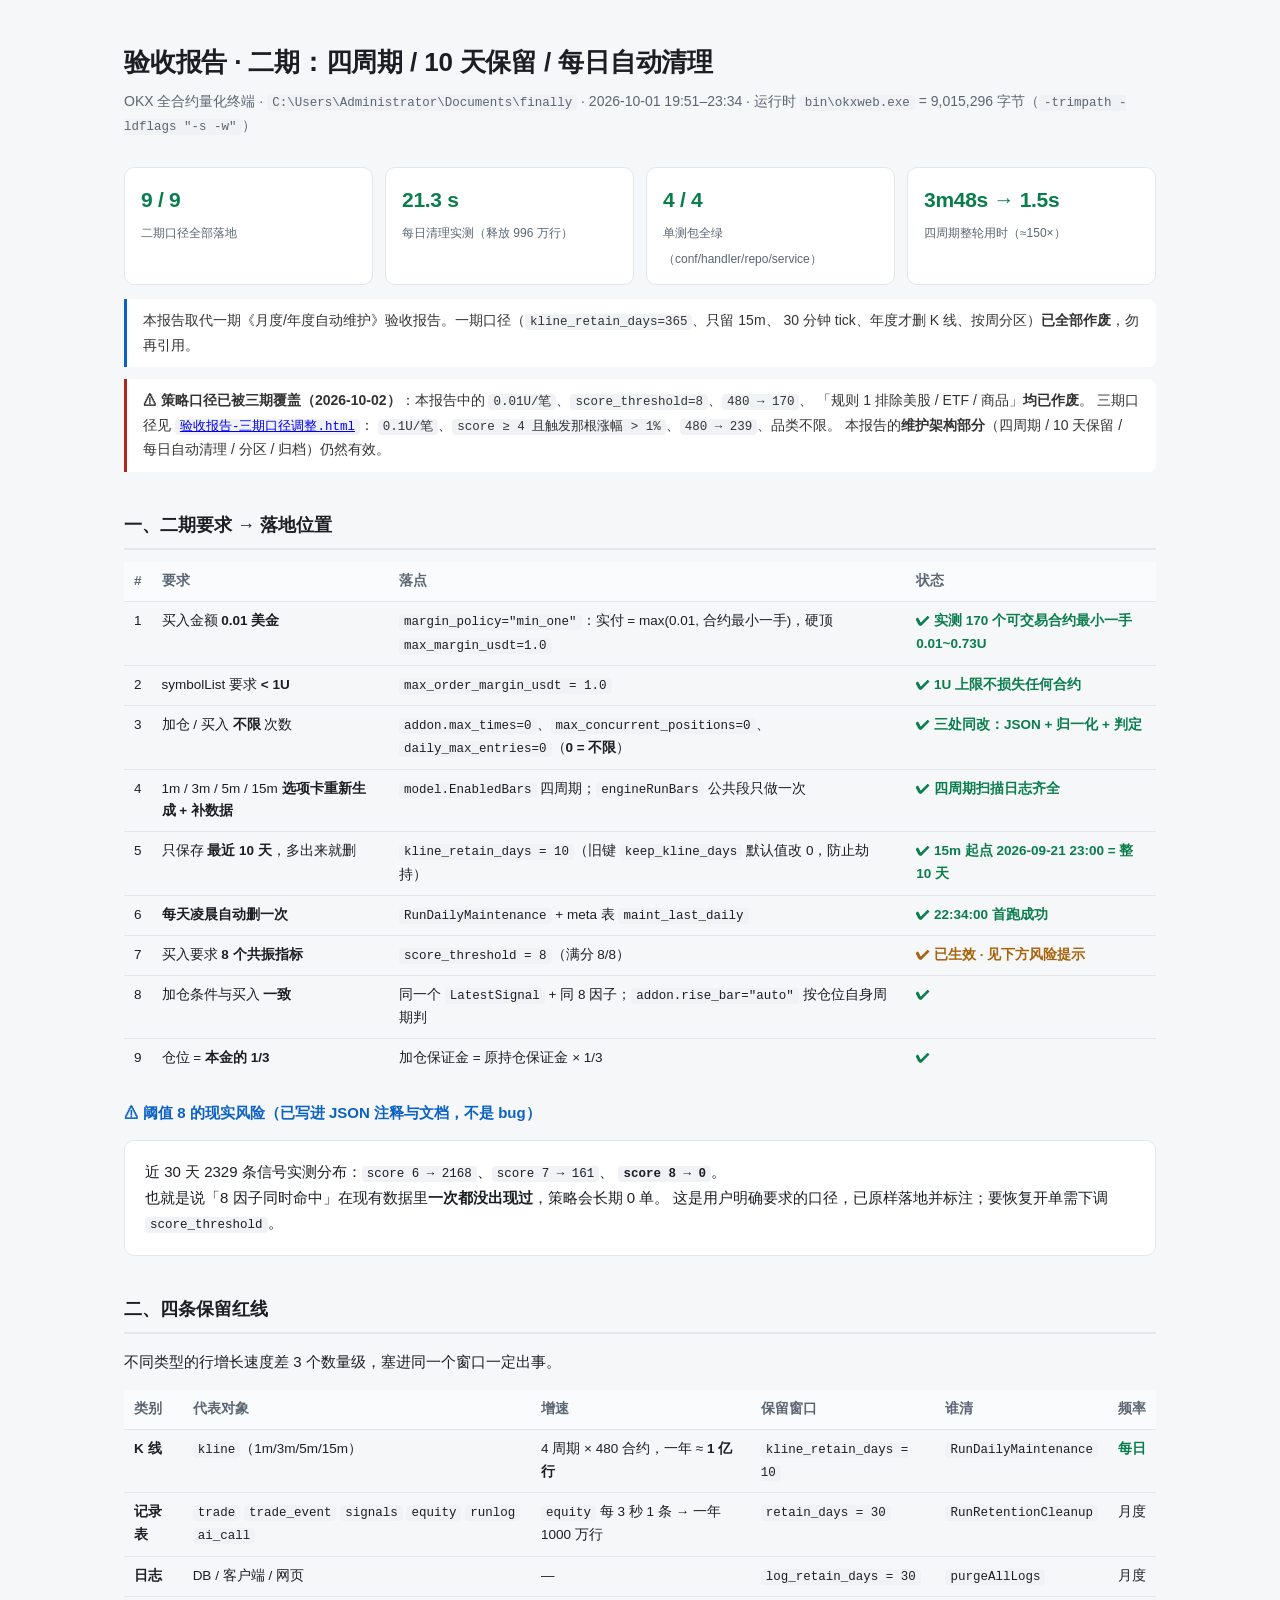
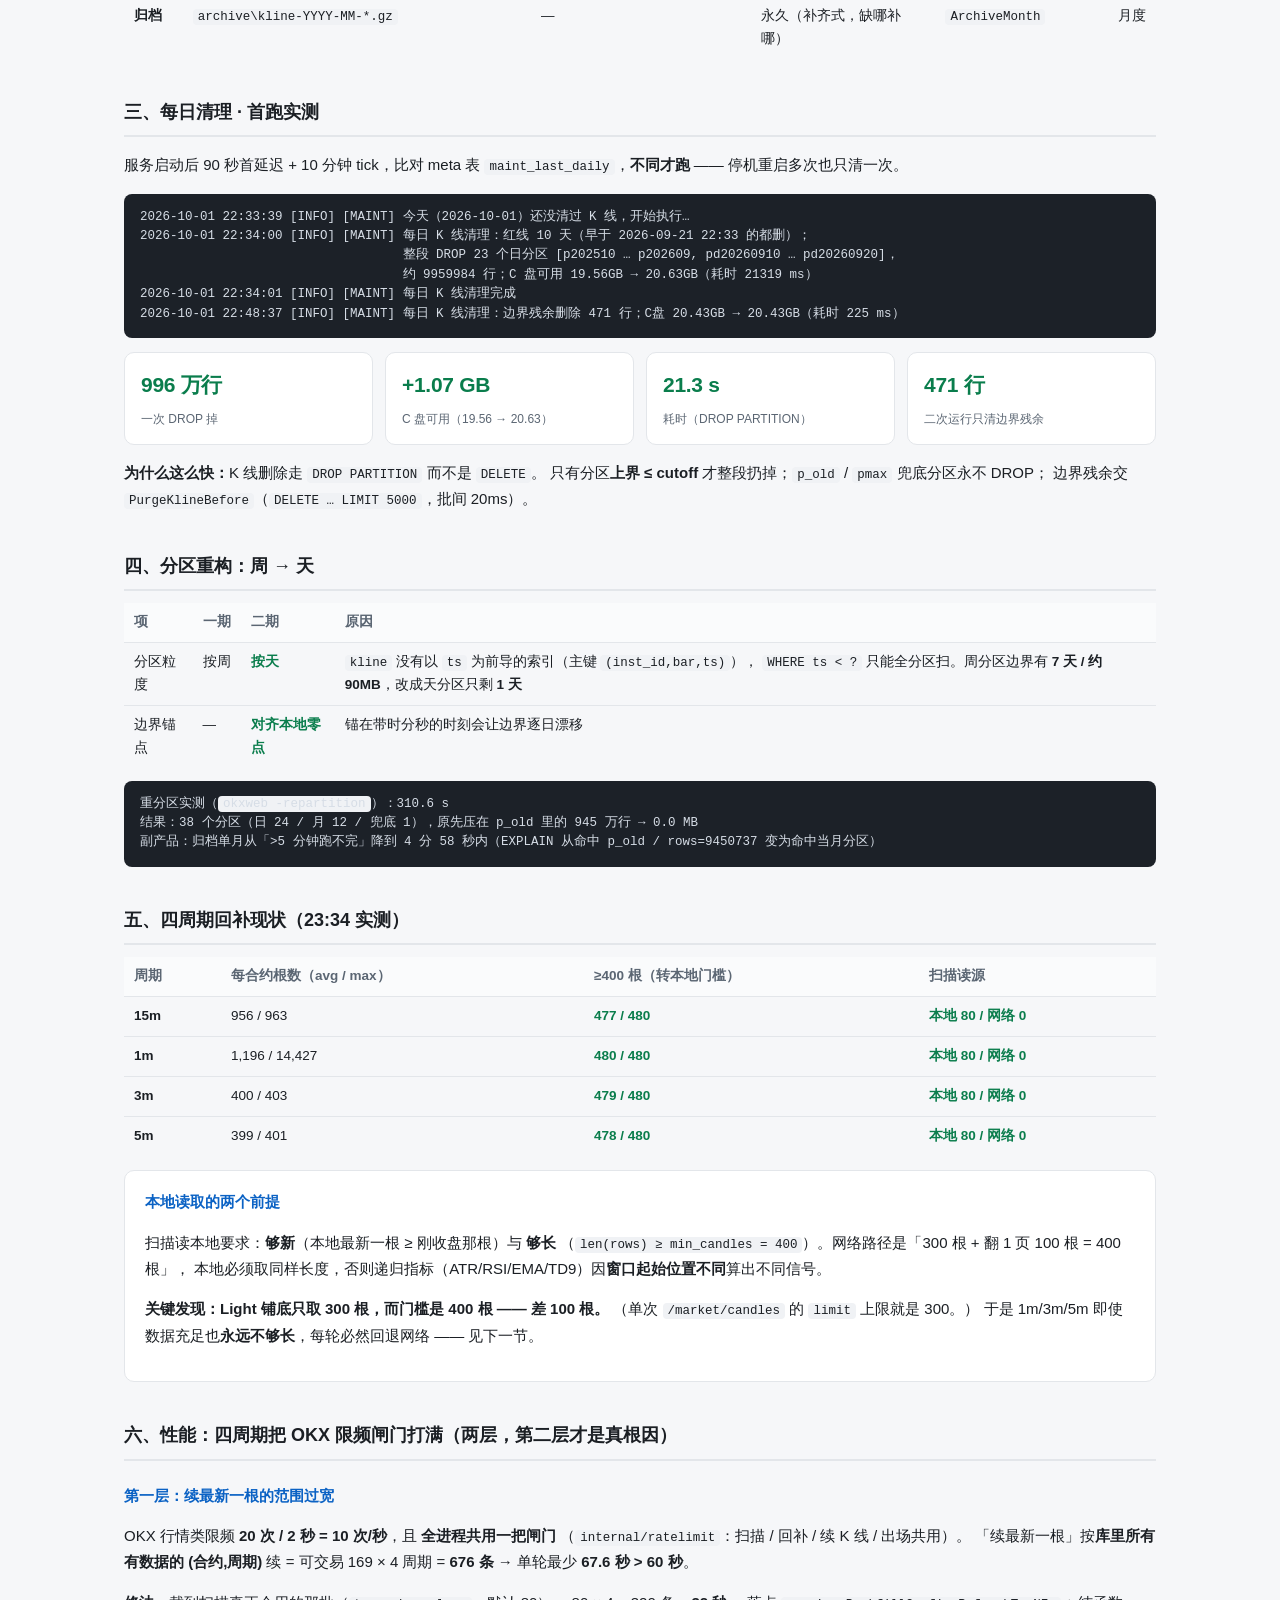
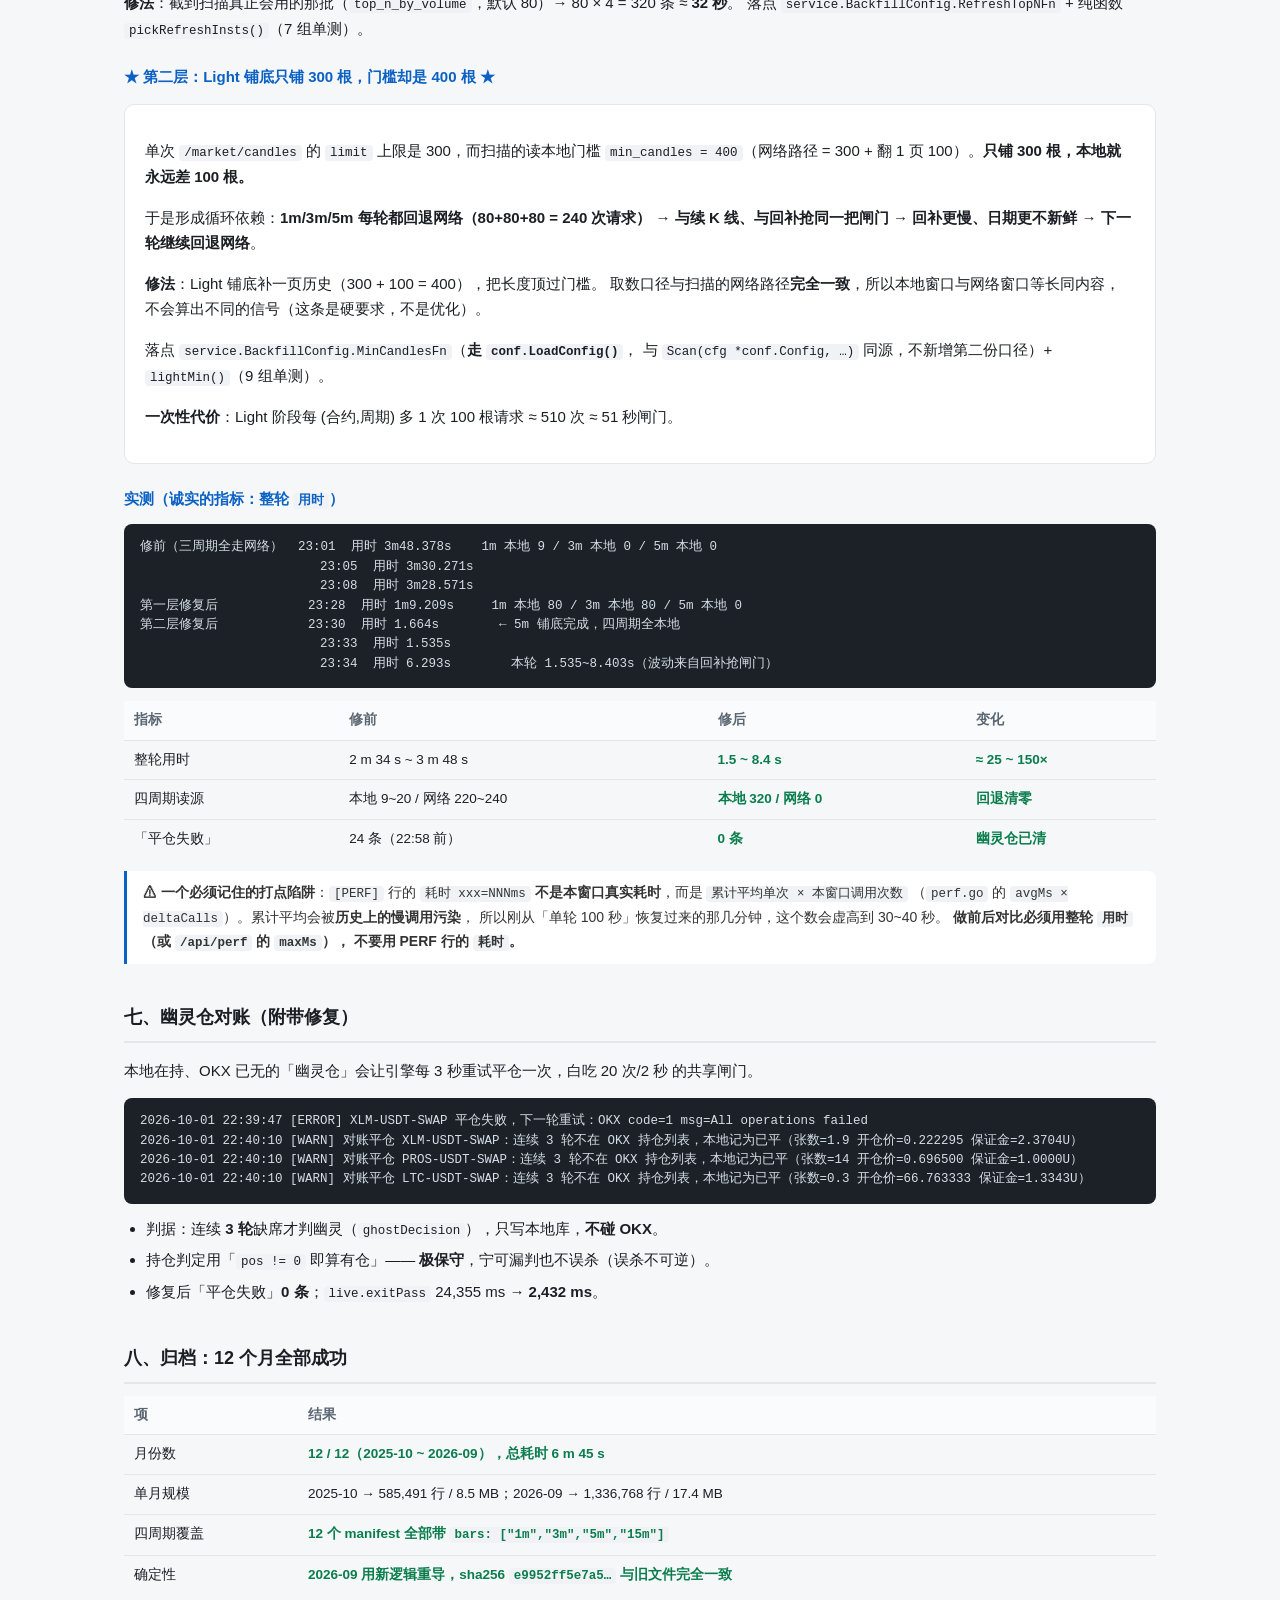
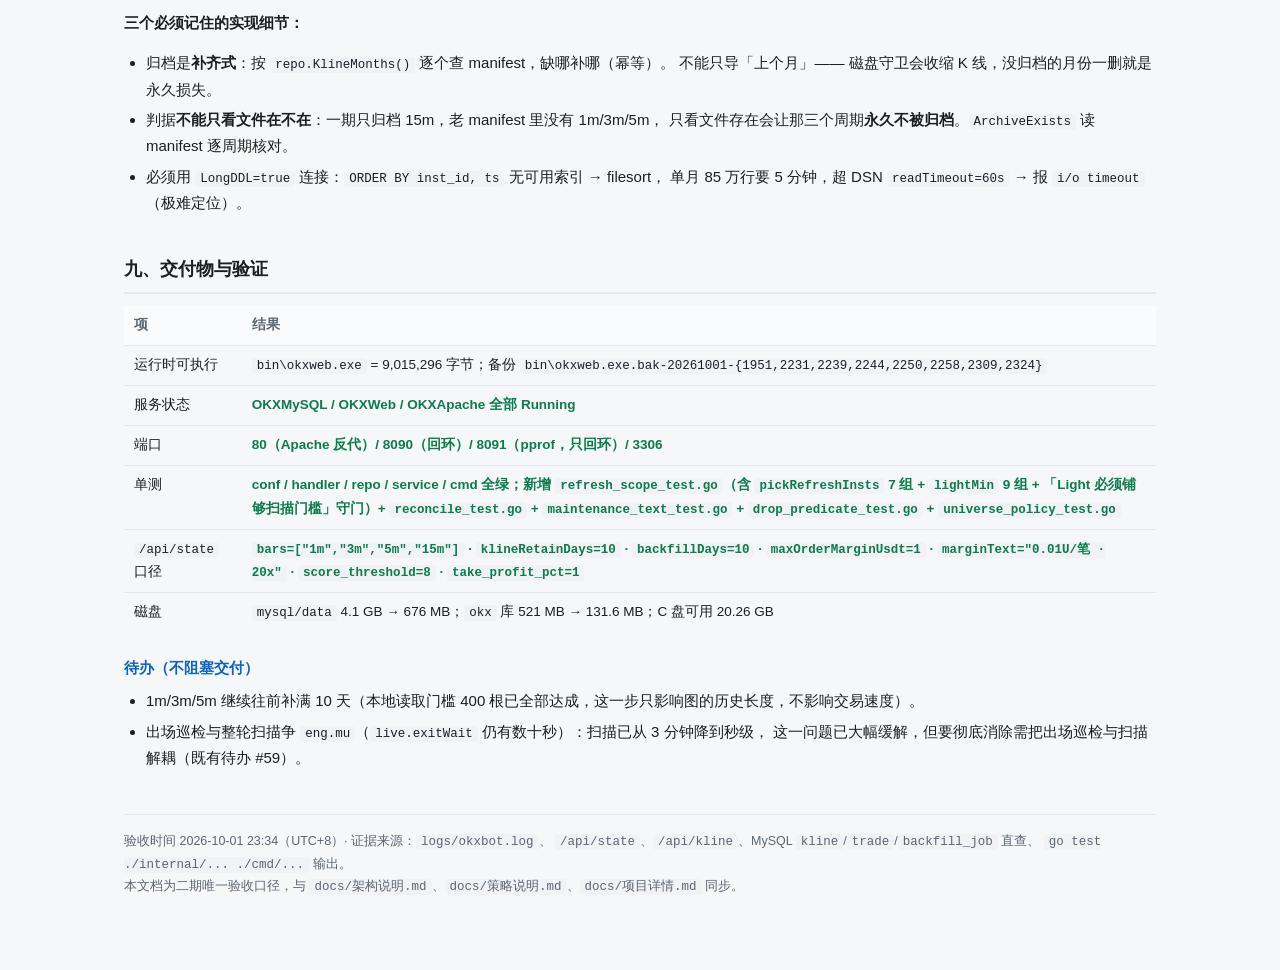
<file: docs/验收报告-自动维护与四周期.html>
<!DOCTYPE html>
<html lang="zh-CN">
<head>
<meta charset="UTF-8">
<meta name="viewport" content="width=device-width, initial-scale=1">
<title>验收报告 · 二期（四周期 + 10 天保留 + 每日自动清理）2026-10-01</title>
<style>
  :root{
    --bg:#f6f7f9; --card:#fff; --ink:#1b1f24; --sub:#5b6673; --line:#e3e6ea;
    --ok:#0a7d4c; --warn:#a8620a; --bad:#b3261e; --accent:#0b62c4;
    --mono:ui-monospace,SFMono-Regular,Menlo,Consolas,"Liberation Mono",monospace;
  }
  *{box-sizing:border-box}
  body{margin:0;background:var(--bg);color:var(--ink);
       font:15px/1.7 -apple-system,BlinkMacSystemFont,"Segoe UI","Microsoft YaHei",sans-serif}
  .wrap{max-width:1080px;margin:0 auto;padding:40px 24px 72px}
  h1{font-size:26px;margin:0 0 6px;letter-spacing:-.2px}
  .lead{color:var(--sub);margin:0 0 28px;font-size:14px}
  h2{font-size:18px;margin:38px 0 12px;padding-bottom:8px;border-bottom:2px solid var(--line)}
  h3{font-size:15px;margin:22px 0 8px;color:var(--accent)}
  .card{background:var(--card);border:1px solid var(--line);border-radius:10px;padding:18px 20px;margin:14px 0}
  table{width:100%;border-collapse:collapse;font-size:13.5px;margin:10px 0}
  th,td{text-align:left;padding:8px 10px;border-bottom:1px solid var(--line);vertical-align:top}
  th{background:#fafbfc;font-weight:600;color:var(--sub);white-space:nowrap}
  tr:last-child td{border-bottom:none}
  code,pre{font-family:var(--mono);font-size:12.5px}
  code{background:#f0f2f5;padding:1px 5px;border-radius:4px}
  pre{background:#1c2128;color:#d6dde6;padding:14px 16px;border-radius:8px;overflow-x:auto;line-height:1.55}
  .grid{display:grid;grid-template-columns:repeat(auto-fit,minmax(190px,1fr));gap:12px;margin:14px 0}
  .kpi{background:var(--card);border:1px solid var(--line);border-radius:10px;padding:14px 16px}
  .kpi b{display:block;font-size:21px;letter-spacing:-.3px;margin-bottom:2px}
  .kpi span{font-size:12px;color:var(--sub)}
  .ok{color:var(--ok);font-weight:600}
  .warn{color:var(--warn);font-weight:600}
  .bad{color:var(--bad);font-weight:600}
  .pill{display:inline-block;font-size:11.5px;padding:1px 8px;border-radius:99px;
        border:1px solid currentColor;vertical-align:1px}
  ul{margin:8px 0;padding-left:22px}
  li{margin:5px 0}
  blockquote{margin:12px 0;padding:10px 16px;background:#fff;border-left:3px solid var(--accent);
             border-radius:0 8px 8px 0;color:#333;font-size:14px}
  .foot{margin-top:44px;padding-top:16px;border-top:1px solid var(--line);color:var(--sub);font-size:12.5px}
</style>
</head>
<body>
<div class="wrap">

  <h1>验收报告 · 二期：四周期 / 10 天保留 / 每日自动清理</h1>
  <p class="lead">
    OKX 全合约量化终端 · <code>C:\Users\Administrator\Documents\finally</code> ·
    2026-10-01 19:51–23:34 · 运行时 <code>bin\okxweb.exe</code> = 9,015,296 字节（<code>-trimpath -ldflags "-s -w"</code>）
  </p>

  <div class="grid">
    <div class="kpi"><b class="ok">9 / 9</b><span>二期口径全部落地</span></div>
    <div class="kpi"><b class="ok">21.3 s</b><span>每日清理实测（释放 996 万行）</span></div>
    <div class="kpi"><b class="ok">4 / 4</b><span>单测包全绿（conf/handler/repo/service）</span></div>
    <div class="kpi"><b class="ok">3m48s → 1.5s</b><span>四周期整轮用时（≈150×）</span></div>
  </div>

  <blockquote>
    本报告取代一期《月度/年度自动维护》验收报告。一期口径（<code>kline_retain_days=365</code>、只留 15m、
    30 分钟 tick、年度才删 K 线、按周分区）<b>已全部作废</b>，勿再引用。
  </blockquote>

  <blockquote style="border-left-color:#b3261e">
    <b>⚠ 策略口径已被三期覆盖（2026-10-02）</b>：本报告中的
    <code>0.01U/笔</code>、<code>score_threshold=8</code>、<code>480 → 170</code>、
    「规则 1 排除美股 / ETF / 商品」<b>均已作废</b>。
    三期口径见 <a href="验收报告-三期口径调整.html"><code>验收报告-三期口径调整.html</code></a>：
    <code>0.1U/笔</code>、<code>score ≥ 4 且触发那根涨幅 &gt; 1%</code>、<code>480 → 239</code>、品类不限。
    本报告的<b>维护架构部分</b>（四周期 / 10 天保留 / 每日自动清理 / 分区 / 归档）仍然有效。
  </blockquote>

  <h2>一、二期要求 → 落地位置</h2>
  <table>
    <thead><tr><th>#</th><th>要求</th><th>落点</th><th>状态</th></tr></thead>
    <tbody>
      <tr><td>1</td><td>买入金额 <b>0.01 美金</b></td>
          <td><code>margin_policy="min_one"</code>：实付 = max(0.01, 合约最小一手)，硬顶 <code>max_margin_usdt=1.0</code></td>
          <td class="ok">✔ 实测 170 个可交易合约最小一手 0.01~0.73U</td></tr>
      <tr><td>2</td><td>symbolList 要求 <b>&lt; 1U</b></td>
          <td><code>max_order_margin_usdt = 1.0</code></td>
          <td class="ok">✔ 1U 上限不损失任何合约</td></tr>
      <tr><td>3</td><td>加仓 / 买入 <b>不限</b> 次数</td>
          <td><code>addon.max_times=0</code>、<code>max_concurrent_positions=0</code>、<code>daily_max_entries=0</code>（<b>0 = 不限</b>）</td>
          <td class="ok">✔ 三处同改：JSON + 归一化 + 判定</td></tr>
      <tr><td>4</td><td>1m / 3m / 5m / 15m <b>选项卡重新生成 + 补数据</b></td>
          <td><code>model.EnabledBars</code> 四周期；<code>engineRunBars</code> 公共段只做一次</td>
          <td class="ok">✔ 四周期扫描日志齐全</td></tr>
      <tr><td>5</td><td>只保存 <b>最近 10 天</b>，多出来就删</td>
          <td><code>kline_retain_days = 10</code>（旧键 <code>keep_kline_days</code> 默认值改 0，防止劫持）</td>
          <td class="ok">✔ 15m 起点 2026-09-21 23:00 = 整 10 天</td></tr>
      <tr><td>6</td><td><b>每天凌晨自动删一次</b></td>
          <td><code>RunDailyMaintenance</code> + meta 表 <code>maint_last_daily</code></td>
          <td class="ok">✔ 22:34:00 首跑成功</td></tr>
      <tr><td>7</td><td>买入要求 <b>8 个共振指标</b></td>
          <td><code>score_threshold = 8</code>（满分 8/8）</td>
          <td class="warn">✔ 已生效 · 见下方风险提示</td></tr>
      <tr><td>8</td><td>加仓条件与买入 <b>一致</b></td>
          <td>同一个 <code>LatestSignal</code> + 同 8 因子；<code>addon.rise_bar="auto"</code> 按仓位自身周期判</td>
          <td class="ok">✔</td></tr>
      <tr><td>9</td><td>仓位 = <b>本金的 1/3</b></td>
          <td>加仓保证金 = 原持仓保证金 × 1/3</td>
          <td class="ok">✔</td></tr>
    </tbody>
  </table>

  <h3>⚠ 阈值 8 的现实风险（已写进 JSON 注释与文档，不是 bug）</h3>
  <div class="card">
    近 30 天 2329 条信号实测分布：<code>score 6 → 2168</code>、<code>score 7 → 161</code>、
    <b><code>score 8 → 0</code></b>。
    <br>也就是说「8 因子同时命中」在现有数据里<b>一次都没出现过</b>，策略会长期 0 单。
    这是用户明确要求的口径，已原样落地并标注；要恢复开单需下调 <code>score_threshold</code>。
  </div>

  <h2>二、四条保留红线</h2>
  <p>不同类型的行增长速度差 3 个数量级，塞进同一个窗口一定出事。</p>
  <table>
    <thead><tr><th>类别</th><th>代表对象</th><th>增速</th><th>保留窗口</th><th>谁清</th><th>频率</th></tr></thead>
    <tbody>
      <tr><td><b>K 线</b></td><td><code>kline</code>（1m/3m/5m/15m）</td>
          <td>4 周期 × 480 合约，一年 ≈ <b>1 亿行</b></td>
          <td><code>kline_retain_days = 10</code></td><td><code>RunDailyMaintenance</code></td><td class="ok"><b>每日</b></td></tr>
      <tr><td><b>记录表</b></td>
          <td><code>trade</code> <code>trade_event</code> <code>signals</code> <code>equity</code> <code>runlog</code> <code>ai_call</code></td>
          <td><code>equity</code> 每 3 秒 1 条 → 一年 1000 万行</td>
          <td><code>retain_days = 30</code></td><td><code>RunRetentionCleanup</code></td><td>月度</td></tr>
      <tr><td><b>日志</b></td><td>DB / 客户端 / 网页</td><td>—</td>
          <td><code>log_retain_days = 30</code></td><td><code>purgeAllLogs</code></td><td>月度</td></tr>
      <tr><td><b>归档</b></td><td><code>archive\kline-YYYY-MM-*.gz</code></td><td>—</td>
          <td>永久（补齐式，缺哪补哪）</td><td><code>ArchiveMonth</code></td><td>月度</td></tr>
    </tbody>
  </table>

  <h2>三、每日清理 · 首跑实测</h2>
  <p>服务启动后 90 秒首延迟 + 10 分钟 tick，比对 meta 表 <code>maint_last_daily</code>，<b>不同才跑</b> —— 停机重启多次也只清一次。</p>
  <pre>2026-10-01 22:33:39 [INFO] [MAINT] 今天（2026-10-01）还没清过 K 线，开始执行…
2026-10-01 22:34:00 [INFO] [MAINT] 每日 K 线清理：红线 10 天（早于 2026-09-21 22:33 的都删）；
                                   整段 DROP 23 个日分区 [p202510 … p202609, pd20260910 … pd20260920]，
                                   约 9959984 行；C 盘可用 19.56GB → 20.63GB（耗时 21319 ms）
2026-10-01 22:34:01 [INFO] [MAINT] 每日 K 线清理完成
2026-10-01 22:48:37 [INFO] [MAINT] 每日 K 线清理：边界残余删除 471 行；C盘 20.43GB → 20.43GB（耗时 225 ms）</pre>
  <div class="grid">
    <div class="kpi"><b class="ok">996 万行</b><span>一次 DROP 掉</span></div>
    <div class="kpi"><b class="ok">+1.07 GB</b><span>C 盘可用（19.56 → 20.63）</span></div>
    <div class="kpi"><b class="ok">21.3 s</b><span>耗时（DROP PARTITION）</span></div>
    <div class="kpi"><b class="ok">471 行</b><span>二次运行只清边界残余</span></div>
  </div>
  <p><b>为什么这么快：</b>K 线删除走 <code>DROP PARTITION</code> 而不是 <code>DELETE</code>。
    只有分区<b>上界 ≤ cutoff</b> 才整段扔掉；<code>p_old</code> / <code>pmax</code> 兜底分区永不 DROP；
    边界残余交 <code>PurgeKlineBefore</code>（<code>DELETE … LIMIT 5000</code>，批间 20ms）。</p>

  <h2>四、分区重构：周 → 天</h2>
  <table>
    <thead><tr><th>项</th><th>一期</th><th>二期</th><th>原因</th></tr></thead>
    <tbody>
      <tr><td>分区粒度</td><td>按周</td><td class="ok"><b>按天</b></td>
          <td><code>kline</code> 没有以 <code>ts</code> 为前导的索引（主键 <code>(inst_id,bar,ts)</code>），
              <code>WHERE ts &lt; ?</code> 只能全分区扫。周分区边界有 <b>7 天 / 约 90MB</b>，改成天分区只剩 <b>1 天</b></td></tr>
      <tr><td>边界锚点</td><td>—</td><td class="ok">对齐本地零点</td>
          <td>锚在带时分秒的时刻会让边界逐日漂移</td></tr>
    </tbody>
  </table>
  <pre>重分区实测（<code>okxweb -repartition</code>）：310.6 s
结果：38 个分区（日 24 / 月 12 / 兜底 1），原先压在 p_old 里的 945 万行 → 0.0 MB
副产品：归档单月从「>5 分钟跑不完」降到 4 分 58 秒内（EXPLAIN 从命中 p_old / rows=9450737 变为命中当月分区）</pre>

  <h2>五、四周期回补现状（23:34 实测）</h2>
  <table>
    <thead><tr><th>周期</th><th>每合约根数（avg / max）</th><th>≥400 根（转本地门槛）</th><th>扫描读源</th></tr></thead>
    <tbody>
      <tr><td><b>15m</b></td><td>956 / 963</td><td class="ok">477 / 480</td><td class="ok">本地 80 / 网络 0</td></tr>
      <tr><td><b>1m</b></td><td>1,196 / 14,427</td><td class="ok">480 / 480</td><td class="ok">本地 80 / 网络 0</td></tr>
      <tr><td><b>3m</b></td><td>400 / 403</td><td class="ok">479 / 480</td><td class="ok">本地 80 / 网络 0</td></tr>
      <tr><td><b>5m</b></td><td>399 / 401</td><td class="ok">478 / 480</td><td class="ok">本地 80 / 网络 0</td></tr>
    </tbody>
  </table>
  <div class="card">
    <h3 style="margin-top:0">本地读取的两个前提</h3>
    <p>扫描读本地要求：<b>够新</b>（本地最新一根 ≥ 刚收盘那根）与 <b>够长</b>
       （<code>len(rows) ≥ min_candles = 400</code>）。网络路径是「300 根 + 翻 1 页 100 根 = 400 根」，
       本地必须取同样长度，否则递归指标（ATR/RSI/EMA/TD9）因<b>窗口起始位置不同</b>算出不同信号。</p>
    <p><b>关键发现：Light 铺底只取 300 根，而门槛是 400 根 —— 差 100 根。</b>
       （单次 <code>/market/candles</code> 的 <code>limit</code> 上限就是 300。）
       于是 1m/3m/5m 即使数据充足也<b>永远不够长</b>，每轮必然回退网络 —— 见下一节。</p>
  </div>

  <h2>六、性能：四周期把 OKX 限频闸门打满（两层，第二层才是真根因）</h2>

  <h3>第一层：续最新一根的范围过宽</h3>
  <p>OKX 行情类限频 <b>20 次 / 2 秒 = 10 次/秒</b>，且 <b>全进程共用一把闸门</b>
     （<code>internal/ratelimit</code>：扫描 / 回补 / 续 K 线 / 出场共用）。
     「续最新一根」按<b>库里所有有数据的 (合约,周期)</b> 续 = 可交易 169 × 4 周期 = <b>676 条</b>
     → 单轮最少 <b>67.6 秒 &gt; 60 秒</b>。</p>
  <p><b>修法</b>：截到扫描真正会用的那批（<code>top_n_by_volume</code>，默认 80）→ 80 × 4 = 320 条 ≈ <b>32 秒</b>。
     落点 <code>service.BackfillConfig.RefreshTopNFn</code> + 纯函数 <code>pickRefreshInsts()</code>（7 组单测）。</p>

  <h3>★ 第二层：Light 铺底只铺 300 根，门槛却是 400 根 ★</h3>
  <div class="card">
    <p>单次 <code>/market/candles</code> 的 <code>limit</code> 上限是 300，而扫描的读本地门槛
       <code>min_candles = 400</code>（网络路径 = 300 + 翻 1 页 100）。<b>只铺 300 根，本地就永远差 100 根。</b></p>
    <p>于是形成循环依赖：<b>1m/3m/5m 每轮都回退网络（80+80+80 = 240 次请求）
       → 与续 K 线、与回补抢同一把闸门 → 回补更慢、日期更不新鲜 → 下一轮继续回退网络</b>。</p>
    <p><b>修法</b>：Light 铺底补一页历史（300 + 100 = 400），把长度顶过门槛。
       取数口径与扫描的网络路径<b>完全一致</b>，所以本地窗口与网络窗口等长同内容，
       不会算出不同的信号（这条是硬要求，不是优化）。</p>
    <p>落点 <code>service.BackfillConfig.MinCandlesFn</code>（<b>走 <code>conf.LoadConfig()</code></b>，
       与 <code>Scan(cfg *conf.Config, …)</code> 同源，不新增第二份口径）+ <code>lightMin()</code>（9 组单测）。</p>
    <p><b>一次性代价</b>：Light 阶段每 (合约,周期) 多 1 次 100 根请求 ≈ 510 次 ≈ 51 秒闸门。</p>
  </div>

  <h3>实测（诚实的指标：整轮 <code>用时</code>）</h3>
  <pre>修前（三周期全走网络）  23:01  用时 3m48.378s    1m 本地 9 / 3m 本地 0 / 5m 本地 0
                        23:05  用时 3m30.271s
                        23:08  用时 3m28.571s
第一层修复后            23:28  用时 1m9.209s     1m 本地 80 / 3m 本地 80 / 5m 本地 0
第二层修复后            23:30  用时 1.664s        ← 5m 铺底完成，四周期全本地
                        23:33  用时 1.535s
                        23:34  用时 6.293s        本轮 1.535~8.403s（波动来自回补抢闸门）</pre>
  <table>
    <thead><tr><th>指标</th><th>修前</th><th>修后</th><th>变化</th></tr></thead>
    <tbody>
      <tr><td>整轮用时</td><td>2 m 34 s ~ 3 m 48 s</td><td class="ok"><b>1.5 ~ 8.4 s</b></td><td class="ok">≈ 25 ~ 150×</td></tr>
      <tr><td>四周期读源</td><td>本地 9~20 / 网络 220~240</td><td class="ok">本地 320 / 网络 <b>0</b></td><td class="ok">回退清零</td></tr>
      <tr><td>「平仓失败」</td><td>24 条（22:58 前）</td><td class="ok"><b>0 条</b></td><td class="ok">幽灵仓已清</td></tr>
    </tbody>
  </table>

  <blockquote>
    <b>⚠ 一个必须记住的打点陷阱</b>：<code>[PERF]</code> 行的 <code>耗时 xxx=NNNms</code>
    <b>不是本窗口真实耗时</b>，而是 <code>累计平均单次 × 本窗口调用次数</code>
    （<code>perf.go</code> 的 <code>avgMs × deltaCalls</code>）。累计平均会被<b>历史上的慢调用污染</b>，
    所以刚从「单轮 100 秒」恢复过来的那几分钟，这个数会虚高到 30~40 秒。
    <b>做前后对比必须用整轮 <code>用时</code>（或 <code>/api/perf</code> 的 <code>maxMs</code>），
    不要用 PERF 行的 <code>耗时</code>。</b>
  </blockquote>

  <h2>七、幽灵仓对账（附带修复）</h2>
  <p>本地在持、OKX 已无的「幽灵仓」会让引擎每 3 秒重试平仓一次，白吃 20 次/2 秒 的共享闸门。</p>
  <pre>2026-10-01 22:39:47 [ERROR] XLM-USDT-SWAP 平仓失败，下一轮重试：OKX code=1 msg=All operations failed
2026-10-01 22:40:10 [WARN] 对账平仓 XLM-USDT-SWAP：连续 3 轮不在 OKX 持仓列表，本地记为已平（张数=1.9 开仓价=0.222295 保证金=2.3704U）
2026-10-01 22:40:10 [WARN] 对账平仓 PROS-USDT-SWAP：连续 3 轮不在 OKX 持仓列表，本地记为已平（张数=14 开仓价=0.696500 保证金=1.0000U）
2026-10-01 22:40:10 [WARN] 对账平仓 LTC-USDT-SWAP：连续 3 轮不在 OKX 持仓列表，本地记为已平（张数=0.3 开仓价=66.763333 保证金=1.3343U）</pre>
  <ul>
    <li>判据：连续 <b>3 轮</b>缺席才判幽灵（<code>ghostDecision</code>），只写本地库，<b>不碰 OKX</b>。</li>
    <li>持仓判定用「<code>pos != 0</code> 即算有仓」—— <b>极保守</b>，宁可漏判也不误杀（误杀不可逆）。</li>
    <li>修复后「平仓失败」<b>0 条</b>；<code>live.exitPass</code> 24,355 ms → <b>2,432 ms</b>。</li>
  </ul>

  <h2>八、归档：12 个月全部成功</h2>
  <table>
    <thead><tr><th>项</th><th>结果</th></tr></thead>
    <tbody>
      <tr><td>月份数</td><td class="ok">12 / 12（2025-10 ~ 2026-09），总耗时 6 m 45 s</td></tr>
      <tr><td>单月规模</td><td>2025-10 → 585,491 行 / 8.5 MB；2026-09 → 1,336,768 行 / 17.4 MB</td></tr>
      <tr><td>四周期覆盖</td><td class="ok">12 个 manifest 全部带 <code>bars: ["1m","3m","5m","15m"]</code></td></tr>
      <tr><td>确定性</td><td class="ok">2026-09 用新逻辑重导，sha256 <code>e9952ff5e7a5…</code> 与旧文件<b>完全一致</b></td></tr>
    </tbody>
  </table>
  <p><b>三个必须记住的实现细节：</b></p>
  <ul>
    <li>归档是<b>补齐式</b>：按 <code>repo.KlineMonths()</code> 逐个查 manifest，缺哪补哪（幂等）。
        不能只导「上个月」—— 磁盘守卫会收缩 K 线，没归档的月份一删就是永久损失。</li>
    <li>判据<b>不能只看文件在不在</b>：一期只归档 15m，老 manifest 里没有 1m/3m/5m，
        只看文件存在会让那三个周期<b>永久不被归档</b>。<code>ArchiveExists</code> 读 manifest 逐周期核对。</li>
    <li>必须用 <code>LongDDL=true</code> 连接：<code>ORDER BY inst_id, ts</code> 无可用索引 → filesort，
        单月 85 万行要 5 分钟，超 DSN <code>readTimeout=60s</code> → 报 <code>i/o timeout</code>（极难定位）。</li>
  </ul>

  <h2>九、交付物与验证</h2>
  <table>
    <thead><tr><th>项</th><th>结果</th></tr></thead>
    <tbody>
      <tr><td>运行时可执行</td><td><code>bin\okxweb.exe</code> = 9,015,296 字节；备份 <code>bin\okxweb.exe.bak-20261001-{1951,2231,2239,2244,2250,2258,2309,2324}</code></td></tr>
      <tr><td>服务状态</td><td class="ok">OKXMySQL / OKXWeb / OKXApache 全部 Running</td></tr>
      <tr><td>端口</td><td class="ok">80（Apache 反代）/ 8090（回环）/ 8091（pprof，只回环）/ 3306</td></tr>
      <tr><td>单测</td><td class="ok">conf / handler / repo / service / cmd 全绿；新增 <code>refresh_scope_test.go</code>（含 <code>pickRefreshInsts</code> 7 组 + <code>lightMin</code> 9 组 + 「Light 必须铺够扫描门槛」守门）+ <code>reconcile_test.go</code> + <code>maintenance_text_test.go</code> + <code>drop_predicate_test.go</code> + <code>universe_policy_test.go</code></td></tr>
      <tr><td><code>/api/state</code> 口径</td><td class="ok"><code>bars=["1m","3m","5m","15m"]</code> · <code>klineRetainDays=10</code> · <code>backfillDays=10</code> · <code>maxOrderMarginUsdt=1</code> · <code>marginText="0.01U/笔 · 20x"</code> · <code>score_threshold=8</code> · <code>take_profit_pct=1</code></td></tr>
      <tr><td>磁盘</td><td><code>mysql/data</code> 4.1 GB → 676 MB；<code>okx</code> 库 521 MB → 131.6 MB；C 盘可用 20.26 GB</td></tr>
    </tbody>
  </table>

  <h3>待办（不阻塞交付）</h3>
  <ul>
    <li>1m/3m/5m 继续往前补满 10 天（本地读取门槛 400 根已全部达成，这一步只影响图的历史长度，不影响交易速度）。</li>
    <li>出场巡检与整轮扫描争 <code>eng.mu</code>（<code>live.exitWait</code> 仍有数十秒）：扫描已从 3 分钟降到秒级，
       这一问题已大幅缓解，但要彻底消除需把出场巡检与扫描解耦（既有待办 #59）。</li>
  </ul>

  <div class="foot">
    验收时间 2026-10-01 23:34（UTC+8）· 证据来源：<code>logs/okxbot.log</code>、
    <code>/api/state</code>、<code>/api/kline</code>、MySQL <code>kline</code>/<code>trade</code>/<code>backfill_job</code> 直查、
    <code>go test ./internal/... ./cmd/...</code> 输出。<br>
    本文档为二期唯一验收口径，与 <code>docs/架构说明.md</code>、<code>docs/策略说明.md</code>、<code>docs/项目详情.md</code> 同步。
  </div>

</div>
</body>
</html>
</file>
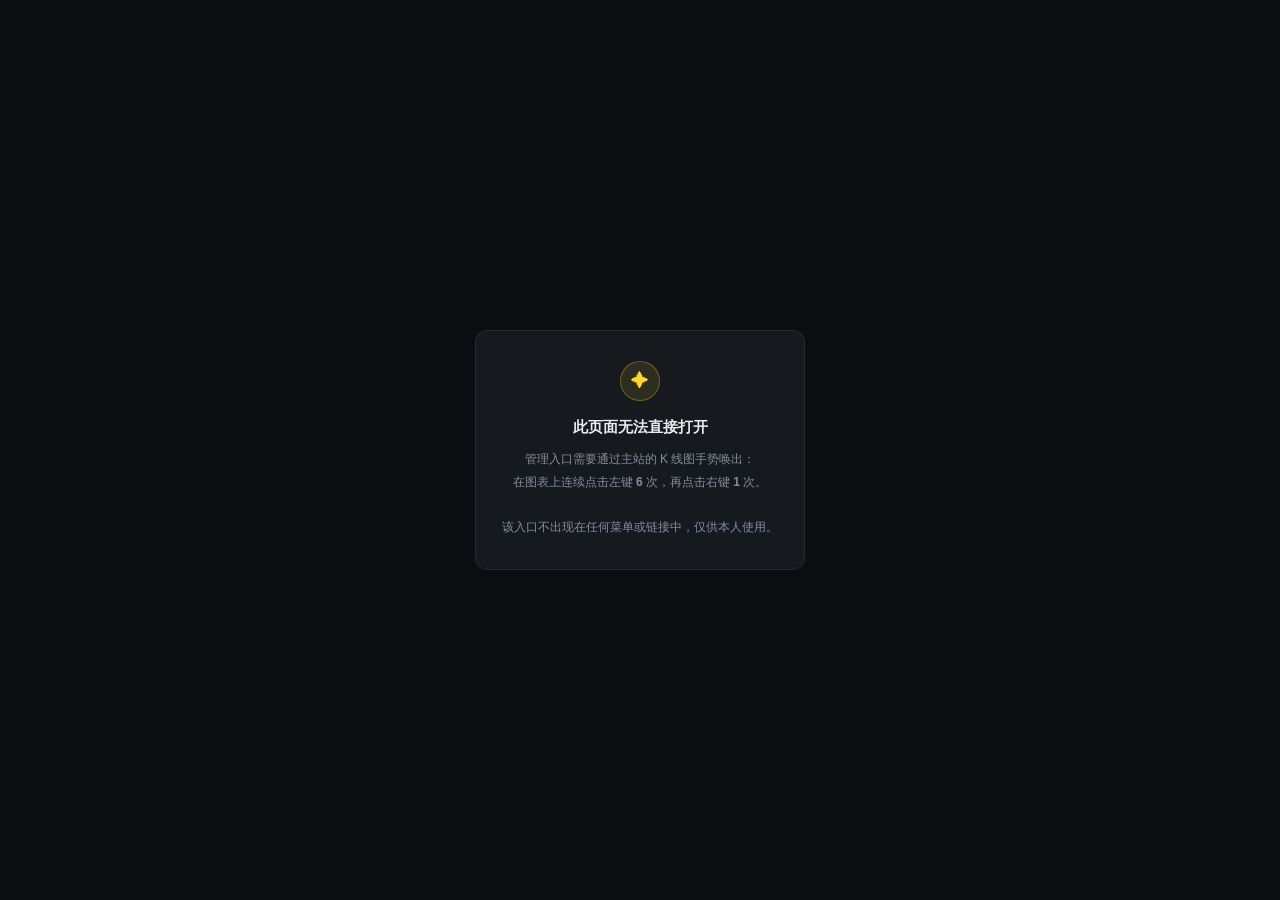
<file: web/assets/login_new_say.html>
<!DOCTYPE html>
<html lang="zh-CN">
<head>
<meta charset="utf-8">
<meta name="viewport" content="width=device-width, initial-scale=1, viewport-fit=cover">
<meta name="robots" content="noindex, nofollow, noarchive">
<title>·</title>
<!--
  ============================================================================
  八期（2026-10-02）：管理员配置台
  ----------------------------------------------------------------------------
  ★ 这个文件为什么这么"空" ★

  用户要求：
    · 不在首页出现，只能靠 K 线图上「连点 6 次左键 + 1 次右键」唤出；
    · 直接打开这个网页**不行** —— 只能作为对话框弹出；
    · 对话框里改条件与金额，保存则生效，取消/关闭则不保存。

  实现口径：
    1. 本页**自身不含任何配置表单**。表单由 app.js 在主页手势触发后
       动态构造并注入浮层（见 app.js 的 AdminPanel 段）。
    2. 本页直接打开时，只显示一句"需要通过主页手势进入"，**不提供任何入口**，
       也不在 URL 里带参数 —— 没有 token、没有 key，什么都没有。
    3. 真正的门禁在服务端：/api/admin/* 一律要求有效会话，
       拿到了这个 HTML 也改不了任何东西（HTML 本身不是密钥）。
    4. noindex/nofollow：别让搜索引擎把它收进去。
  ============================================================================
-->
<style>
  :root { --bg: #0b0e11; --text: #eaecef; --muted: #848e9c; --accent: #fcd535; }
  * { box-sizing: border-box; }
  html, body {
    margin: 0; min-height: 100%;
    background: var(--bg); color: var(--text);
    font: 13px/1.7 -apple-system, "Segoe UI", "Microsoft YaHei", sans-serif;
  }
  .wrap {
    min-height: 100vh; display: flex; align-items: center; justify-content: center;
    padding: 24px;
  }
  .box {
    max-width: 460px; text-align: center;
    border: 1px solid #262b31; border-radius: 12px;
    background: #161a1e; padding: 30px 26px;
  }
  .box .dot {
    width: 40px; height: 40px; margin: 0 auto 14px; border-radius: 50%;
    background: rgba(252,213,53,.1); border: 1px solid rgba(252,213,53,.3);
    color: var(--accent); line-height: 38px; font-size: 18px;
  }
  .box h1 { margin: 0 0 8px; font-size: 14.5px; font-weight: 600; }
  .box p { margin: 0; color: var(--muted); font-size: 12px; line-height: 1.9; }
</style>
</head>
<body>
  <div class="wrap">
    <div class="box">
      <div class="dot">✦</div>
      <h1>此页面无法直接打开</h1>
      <p>
        管理入口需要通过主站的 K 线图手势唤出：<br>
        在图表上连续点击左键 <b>6</b> 次，再点击右键 <b>1</b> 次。<br><br>
        该入口不出现在任何菜单或链接中，仅供本人使用。
      </p>
    </div>
  </div>
</body>
</html>
</file>
